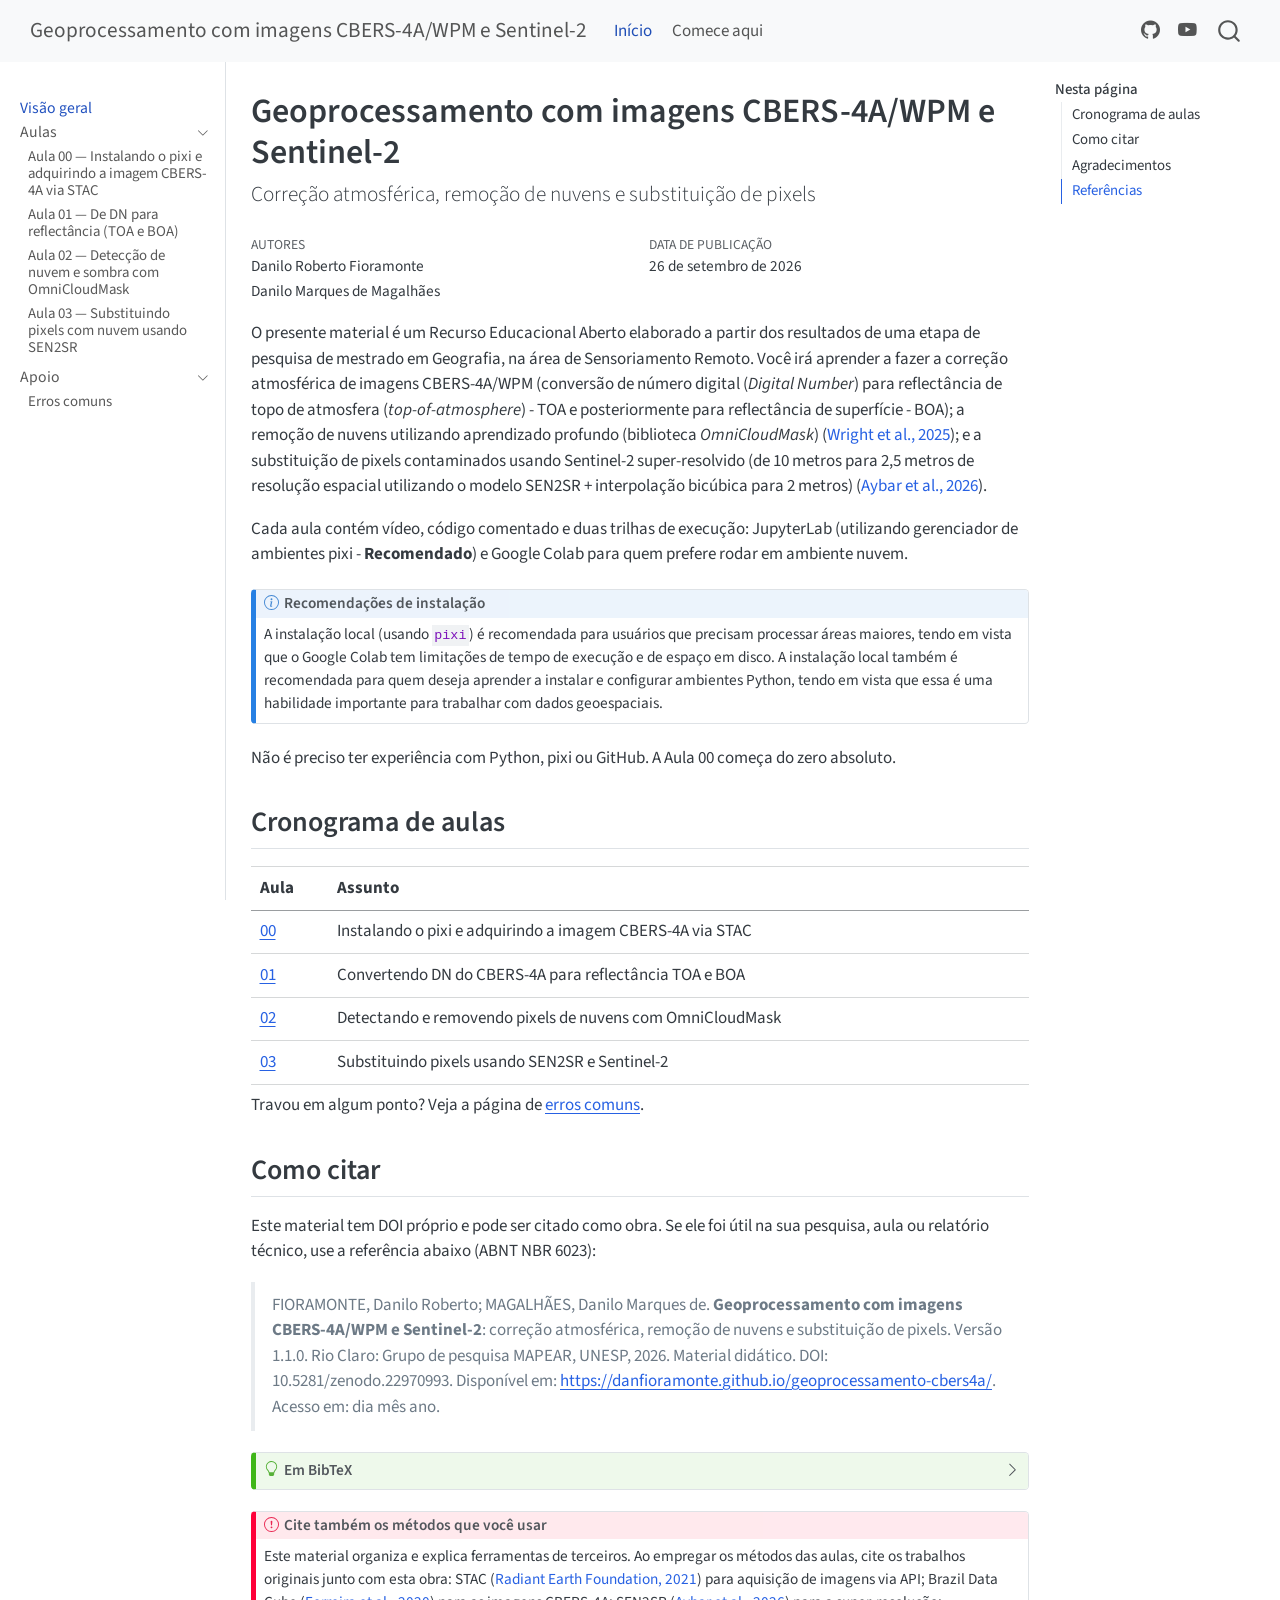
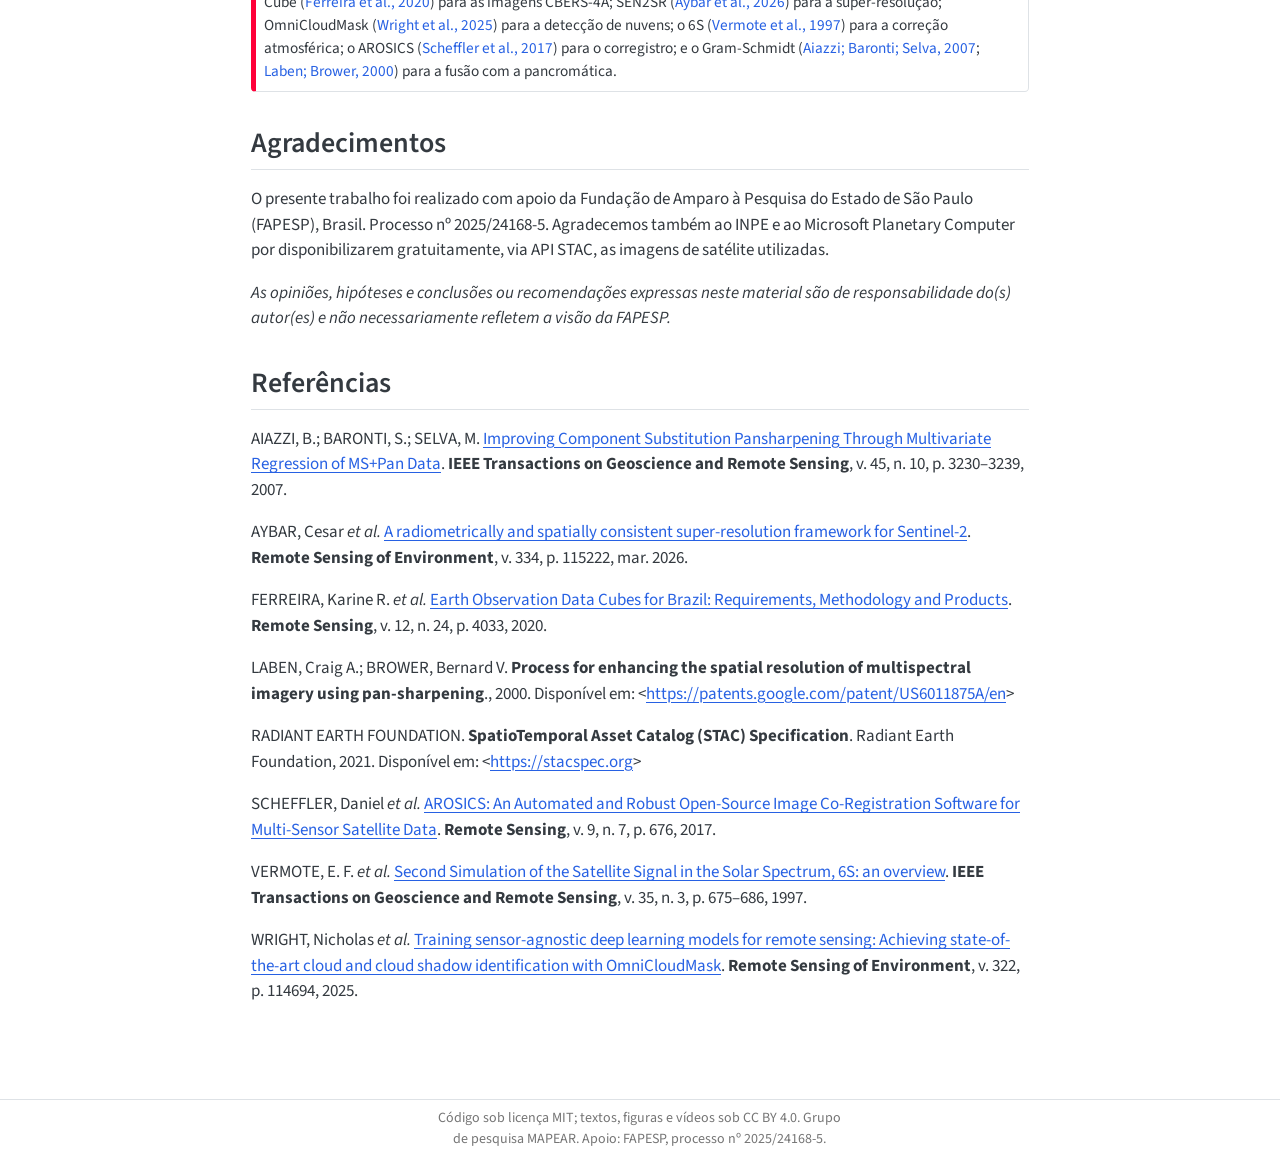
<file: docs/index.html>
<!DOCTYPE html>
<html xmlns="http://www.w3.org/1999/xhtml" lang="pt" xml:lang="pt"><head>

<meta charset="utf-8">
<meta name="generator" content="quarto-1.9.38">

<meta name="viewport" content="width=device-width, initial-scale=1.0, user-scalable=yes">

<meta name="author" content="Danilo Roberto Fioramonte">
<meta name="author" content="Danilo Marques de Magalhães">

<title>Geoprocessamento com imagens CBERS-4A/WPM e Sentinel-2</title>
<style>
/* Default styles provided by pandoc.
** See https://pandoc.org/MANUAL.html#variables-for-html for config info.
*/
code{white-space: pre-wrap;}
span.smallcaps{font-variant: small-caps;}
div.columns{display: flex; gap: min(4vw, 1.5em);}
div.column{flex: auto; overflow-x: auto;}
div.hanging-indent{margin-left: 1.5em; text-indent: -1.5em;}
ul.task-list{list-style: none;}
ul.task-list li input[type="checkbox"] {
  width: 0.8em;
  margin: 0 0.8em 0.2em -1em; /* quarto-specific, see https://github.com/quarto-dev/quarto-cli/issues/4556 */ 
  vertical-align: middle;
}
/* CSS for syntax highlighting */
html { -webkit-text-size-adjust: 100%; }
pre > code.sourceCode { white-space: pre; position: relative; }
pre > code.sourceCode > span { display: inline-block; line-height: 1.25; }
pre > code.sourceCode > span:empty { height: 1.2em; }
.sourceCode { overflow: visible; }
code.sourceCode > span { color: inherit; text-decoration: inherit; }
div.sourceCode { margin: 1em 0; }
pre.sourceCode { margin: 0; }
@media screen {
div.sourceCode { overflow: auto; }
}
@media print {
pre > code.sourceCode { white-space: pre-wrap; }
pre > code.sourceCode > span { text-indent: -5em; padding-left: 5em; }
}
pre.numberSource code
  { counter-reset: source-line 0; }
pre.numberSource code > span
  { position: relative; left: -4em; counter-increment: source-line; }
pre.numberSource code > span > a:first-child::before
  { content: counter(source-line);
    position: relative; left: -1em; text-align: right; vertical-align: baseline;
    border: none; display: inline-block;
    -webkit-touch-callout: none; -webkit-user-select: none;
    -khtml-user-select: none; -moz-user-select: none;
    -ms-user-select: none; user-select: none;
    padding: 0 4px; width: 4em;
  }
pre.numberSource { margin-left: 3em;  padding-left: 4px; }
div.sourceCode
  {   }
@media screen {
pre > code.sourceCode > span > a:first-child::before { text-decoration: underline; }
}
/* CSS for citations */
div.csl-bib-body { }
div.csl-entry {
  clear: both;
  margin-bottom: 1em;
}
.hanging-indent div.csl-entry {
  margin-left:2em;
  text-indent:-2em;
}
div.csl-left-margin {
  min-width:2em;
  float:left;
}
div.csl-right-inline {
  margin-left:2em;
  padding-left:1em;
}
div.csl-indent {
  margin-left: 2em;
}</style>


<script src="site_libs/quarto-nav/quarto-nav.js"></script>
<script src="site_libs/quarto-nav/headroom.min.js"></script>
<script src="site_libs/clipboard/clipboard.min.js"></script>
<script src="site_libs/quarto-search/autocomplete.umd.js"></script>
<script src="site_libs/quarto-search/fuse.min.js"></script>
<script src="site_libs/quarto-search/quarto-search.js"></script>
<meta name="quarto:offset" content="./">
<script src="site_libs/quarto-html/quarto.js" type="module"></script>
<script src="site_libs/quarto-html/tabsets/tabsets.js" type="module"></script>
<script src="site_libs/quarto-html/popper.min.js"></script>
<script src="site_libs/quarto-html/tippy.umd.min.js"></script>
<script src="site_libs/quarto-html/anchor.min.js"></script>
<link href="site_libs/quarto-html/tippy.css" rel="stylesheet">
<link href="site_libs/quarto-html/quarto-syntax-highlighting-de63f62b328812d8e578a4d74e282472.css" rel="stylesheet" id="quarto-text-highlighting-styles">
<script src="site_libs/bootstrap/bootstrap.min.js"></script>
<link href="site_libs/bootstrap/bootstrap-icons.css" rel="stylesheet">
<link href="site_libs/bootstrap/bootstrap-fb5670f5af5b608e6ffea10bfbc97ea6.min.css" rel="stylesheet" append-hash="true" id="quarto-bootstrap" data-mode="light">
<script id="quarto-search-options" type="application/json">{
  "location": "navbar",
  "copy-button": false,
  "collapse-after": 3,
  "panel-placement": "end",
  "type": "overlay",
  "limit": 50,
  "keyboard-shortcut": [
    "f",
    "/",
    "s"
  ],
  "show-item-context": false,
  "language": {
    "search-no-results-text": "Nenhum resultado",
    "search-matching-documents-text": "documentos correspondentes",
    "search-copy-link-title": "Copiar link para a busca",
    "search-hide-matches-text": "Esconder correspondências adicionais",
    "search-more-match-text": "mais correspondência neste documento",
    "search-more-matches-text": "mais correspondências neste documento",
    "search-clear-button-title": "Limpar",
    "search-text-placeholder": "",
    "search-detached-cancel-button-title": "Cancelar",
    "search-submit-button-title": "Enviar",
    "search-label": "Procurar"
  }
}</script>


</head>

<body class="nav-sidebar docked nav-fixed quarto-light">

<div id="quarto-search-results"></div>
  <header id="quarto-header" class="headroom fixed-top">
    <nav class="navbar navbar-expand-lg " data-bs-theme="dark">
      <div class="navbar-container container-fluid">
      <div class="navbar-brand-container mx-auto">
    <a class="navbar-brand" href="./index.html">
    <span class="navbar-title">Geoprocessamento com imagens CBERS-4A/WPM e Sentinel-2</span>
    </a>
  </div>
            <div id="quarto-search" class="" title="Procurar"></div>
          <button class="navbar-toggler" type="button" data-bs-toggle="collapse" data-bs-target="#navbarCollapse" aria-controls="navbarCollapse" role="menu" aria-expanded="false" aria-label="Alternar de navegação" onclick="if (window.quartoToggleHeadroom) { window.quartoToggleHeadroom(); }">
  <span class="navbar-toggler-icon"></span>
</button>
          <div class="collapse navbar-collapse" id="navbarCollapse">
            <ul class="navbar-nav navbar-nav-scroll me-auto">
  <li class="nav-item">
    <a class="nav-link active" href="./index.html" aria-current="page"> 
<span class="menu-text">Início</span></a>
  </li>  
  <li class="nav-item">
    <a class="nav-link" href="./aulas/00-ambiente.html"> 
<span class="menu-text">Comece aqui</span></a>
  </li>  
</ul>
            <ul class="navbar-nav navbar-nav-scroll ms-auto">
  <li class="nav-item compact">
    <a class="nav-link" href="https://github.com/danfioramonte/geoprocessamento-cbers4a" target="_blank"> <i class="bi bi-github" role="img">
</i> 
<span class="menu-text"></span></a>
  </li>  
  <li class="nav-item compact">
    <a class="nav-link" href="https://www.youtube.com/@MapearUnesp" target="_blank"> <i class="bi bi-youtube" role="img">
</i> 
<span class="menu-text"></span></a>
  </li>  
</ul>
          </div> <!-- /navcollapse -->
            <div class="quarto-navbar-tools">
</div>
      </div> <!-- /container-fluid -->
    </nav>
  <nav class="quarto-secondary-nav">
    <div class="container-fluid d-flex">
      <button type="button" class="quarto-btn-toggle btn" data-bs-toggle="collapse" role="button" data-bs-target=".quarto-sidebar-collapse-item" aria-controls="quarto-sidebar" aria-expanded="false" aria-label="Alternar barra lateral" onclick="if (window.quartoToggleHeadroom) { window.quartoToggleHeadroom(); }">
        <i class="bi bi-layout-text-sidebar-reverse"></i>
      </button>
        <nav class="quarto-page-breadcrumbs" aria-label="breadcrumb"><ol class="breadcrumb"><li class="breadcrumb-item"><a href="./index.html">Visão geral</a></li></ol></nav>
        <a class="flex-grow-1" role="navigation" data-bs-toggle="collapse" data-bs-target=".quarto-sidebar-collapse-item" aria-controls="quarto-sidebar" aria-expanded="false" aria-label="Alternar barra lateral" onclick="if (window.quartoToggleHeadroom) { window.quartoToggleHeadroom(); }">      
        </a>
    </div>
  </nav>
</header>
<!-- content -->
<div id="quarto-content" class="quarto-container page-columns page-rows-contents page-layout-article page-navbar">
<!-- sidebar -->
  <nav id="quarto-sidebar" class="sidebar collapse collapse-horizontal quarto-sidebar-collapse-item sidebar-navigation docked overflow-auto">
    <div class="sidebar-menu-container"> 
    <ul class="list-unstyled mt-1">
        <li class="sidebar-item">
  <div class="sidebar-item-container"> 
  <a href="./index.html" class="sidebar-item-text sidebar-link active">
 <span class="menu-text">Visão geral</span></a>
  </div>
</li>
        <li class="sidebar-item sidebar-item-section">
      <div class="sidebar-item-container"> 
            <a class="sidebar-item-text sidebar-link text-start" data-bs-toggle="collapse" data-bs-target="#quarto-sidebar-section-1" role="navigation" aria-expanded="true">
 <span class="menu-text">Aulas</span></a>
          <a class="sidebar-item-toggle text-start" data-bs-toggle="collapse" data-bs-target="#quarto-sidebar-section-1" role="navigation" aria-expanded="true" aria-label="Alternar seção">
            <i class="bi bi-chevron-right ms-2"></i>
          </a> 
      </div>
      <ul id="quarto-sidebar-section-1" class="collapse list-unstyled sidebar-section depth1 show">  
          <li class="sidebar-item">
  <div class="sidebar-item-container"> 
  <a href="./aulas/00-ambiente.html" class="sidebar-item-text sidebar-link">
 <span class="menu-text">Aula 00 — Instalando o pixi e adquirindo a imagem CBERS-4A via STAC</span></a>
  </div>
</li>
          <li class="sidebar-item">
  <div class="sidebar-item-container"> 
  <a href="./aulas/01-toa-boa.html" class="sidebar-item-text sidebar-link">
 <span class="menu-text">Aula 01 — De DN para reflectância (TOA e BOA)</span></a>
  </div>
</li>
          <li class="sidebar-item">
  <div class="sidebar-item-container"> 
  <a href="./aulas/02-omnicloudmask.html" class="sidebar-item-text sidebar-link">
 <span class="menu-text">Aula 02 — Detecção de nuvem e sombra com OmniCloudMask</span></a>
  </div>
</li>
          <li class="sidebar-item">
  <div class="sidebar-item-container"> 
  <a href="./aulas/03-sen2sr.html" class="sidebar-item-text sidebar-link">
 <span class="menu-text">Aula 03 — Substituindo pixels com nuvem usando SEN2SR</span></a>
  </div>
</li>
      </ul>
  </li>
        <li class="sidebar-item sidebar-item-section">
      <div class="sidebar-item-container"> 
            <a class="sidebar-item-text sidebar-link text-start" data-bs-toggle="collapse" data-bs-target="#quarto-sidebar-section-2" role="navigation" aria-expanded="true">
 <span class="menu-text">Apoio</span></a>
          <a class="sidebar-item-toggle text-start" data-bs-toggle="collapse" data-bs-target="#quarto-sidebar-section-2" role="navigation" aria-expanded="true" aria-label="Alternar seção">
            <i class="bi bi-chevron-right ms-2"></i>
          </a> 
      </div>
      <ul id="quarto-sidebar-section-2" class="collapse list-unstyled sidebar-section depth1 show">  
          <li class="sidebar-item">
  <div class="sidebar-item-container"> 
  <a href="./aulas/99-erros-comuns.html" class="sidebar-item-text sidebar-link">
 <span class="menu-text">Erros comuns</span></a>
  </div>
</li>
      </ul>
  </li>
    </ul>
    </div>
</nav>
<div id="quarto-sidebar-glass" class="quarto-sidebar-collapse-item" data-bs-toggle="collapse" data-bs-target=".quarto-sidebar-collapse-item"></div>
<!-- margin-sidebar -->
    <div id="quarto-margin-sidebar" class="sidebar margin-sidebar">
        <nav id="TOC" role="doc-toc" class="toc-active">
    <h2 id="toc-title">Nesta página</h2>
   
  <ul>
  <li><a href="#cronograma-de-aulas" id="toc-cronograma-de-aulas" class="nav-link active" data-scroll-target="#cronograma-de-aulas">Cronograma de aulas</a></li>
  <li><a href="#como-citar" id="toc-como-citar" class="nav-link" data-scroll-target="#como-citar">Como citar</a></li>
  <li><a href="#agradecimentos" id="toc-agradecimentos" class="nav-link" data-scroll-target="#agradecimentos">Agradecimentos</a></li>
  <li><a href="#referências" id="toc-referências" class="nav-link" data-scroll-target="#referências">Referências</a></li>
  </ul>
</nav>
    </div>
<!-- main -->
<main class="content" id="quarto-document-content">

<header id="title-block-header" class="quarto-title-block default">
<div class="quarto-title">
<h1 class="title">Geoprocessamento com imagens CBERS-4A/WPM e Sentinel-2</h1>
<p class="subtitle lead">Correção atmosférica, remoção de nuvens e substituição de pixels</p>
</div>



<div class="quarto-title-meta">

    <div>
    <div class="quarto-title-meta-heading">Autores</div>
    <div class="quarto-title-meta-contents">
             <p>Danilo Roberto Fioramonte </p>
             <p>Danilo Marques de Magalhães </p>
          </div>
  </div>
    
    <div>
    <div class="quarto-title-meta-heading">Data de Publicação</div>
    <div class="quarto-title-meta-contents">
      <p class="date">26 de setembro de 2026</p>
    </div>
  </div>
  
    
  </div>
  


</header>


<p>O presente material é um Recurso Educacional Aberto elaborado a partir dos resultados de uma etapa de pesquisa de mestrado em Geografia, na área de Sensoriamento Remoto. Você irá aprender a fazer a correção atmosférica de imagens CBERS-4A/WPM (conversão de número digital (<em>Digital Number</em>) para reflectância de topo de atmosfera (<em>top-of-atmosphere</em>) - TOA e posteriormente para reflectância de superfície - BOA); a remoção de nuvens utilizando aprendizado profundo (biblioteca <em>OmniCloudMask</em>) <span class="citation" data-cites="wright_training_2025">(<a href="#ref-wright_training_2025" role="doc-biblioref">Wright et al., 2025</a>)</span>; e a substituição de pixels contaminados usando Sentinel-2 super-resolvido (de 10 metros para 2,5 metros de resolução espacial utilizando o modelo SEN2SR + interpolação bicúbica para 2 metros) <span class="citation" data-cites="aybar_radiometrically_2026">(<a href="#ref-aybar_radiometrically_2026" role="doc-biblioref">Aybar et al., 2026</a>)</span>.</p>
<p>Cada aula contém vídeo, código comentado e duas trilhas de execução: JupyterLab (utilizando gerenciador de ambientes pixi - <strong>Recomendado</strong>) e Google Colab para quem prefere rodar em ambiente nuvem.</p>
<div class="callout callout-style-default callout-note callout-titled">
<div class="callout-header d-flex align-content-center">
<div class="callout-icon-container">
<i class="callout-icon"></i>
</div>
<div class="callout-title-container flex-fill">
<span class="screen-reader-only">Nota</span>Recomendações de instalação
</div>
</div>
<div class="callout-body-container callout-body">
<p>A instalação local (usando <code>pixi</code>) é recomendada para usuários que precisam processar áreas maiores, tendo em vista que o Google Colab tem limitações de tempo de execução e de espaço em disco. A instalação local também é recomendada para quem deseja aprender a instalar e configurar ambientes Python, tendo em vista que essa é uma habilidade importante para trabalhar com dados geoespaciais.</p>
</div>
</div>
<p>Não é preciso ter experiência com Python, pixi ou GitHub. A Aula 00 começa do zero absoluto.</p>
<section id="cronograma-de-aulas" class="level2">
<h2 class="anchored" data-anchor-id="cronograma-de-aulas">Cronograma de aulas</h2>
<table class="caption-top table">
<thead>
<tr class="header">
<th>Aula</th>
<th>Assunto</th>
</tr>
</thead>
<tbody>
<tr class="odd">
<td><a href="./aulas/00-ambiente.html">00</a></td>
<td>Instalando o pixi e adquirindo a imagem CBERS-4A via STAC</td>
</tr>
<tr class="even">
<td><a href="./aulas/01-toa-boa.html">01</a></td>
<td>Convertendo DN do CBERS-4A para reflectância TOA e BOA</td>
</tr>
<tr class="odd">
<td><a href="./aulas/02-omnicloudmask.html">02</a></td>
<td>Detectando e removendo pixels de nuvens com OmniCloudMask</td>
</tr>
<tr class="even">
<td><a href="./aulas/03-sen2sr.html">03</a></td>
<td>Substituindo pixels usando SEN2SR e Sentinel-2</td>
</tr>
</tbody>
</table>
<p>Travou em algum ponto? Veja a página de <a href="./aulas/99-erros-comuns.html">erros comuns</a>.</p>
</section>
<section id="como-citar" class="level2">
<h2 class="anchored" data-anchor-id="como-citar">Como citar</h2>
<p>Este material tem DOI próprio e pode ser citado como obra. Se ele foi útil na sua pesquisa, aula ou relatório técnico, use a referência abaixo (ABNT NBR 6023):</p>
<blockquote class="blockquote">
<p>FIORAMONTE, Danilo Roberto; MAGALHÃES, Danilo Marques de. <strong>Geoprocessamento com imagens CBERS-4A/WPM e Sentinel-2</strong>: correção atmosférica, remoção de nuvens e substituição de pixels. Versão 1.1.0. Rio Claro: Grupo de pesquisa MAPEAR, UNESP, 2026. Material didático. DOI: 10.5281/zenodo.22970993. Disponível em: <a href="https://danfioramonte.github.io/geoprocessamento-cbers4a/" class="uri">https://danfioramonte.github.io/geoprocessamento-cbers4a/</a>. Acesso em: dia mês ano.</p>
</blockquote>
<div class="callout callout-style-default callout-tip callout-titled">
<div class="callout-header d-flex align-content-center collapsed" data-bs-toggle="collapse" data-bs-target=".callout-2-contents" aria-controls="callout-2" aria-expanded="false" aria-label="Toggle callout">
<div class="callout-icon-container">
<i class="callout-icon"></i>
</div>
<div class="callout-title-container flex-fill">
<span class="screen-reader-only">Dica</span>Em BibTeX
</div>
<div class="callout-btn-toggle d-inline-block border-0 py-1 ps-1 pe-0 float-end"><i class="callout-toggle"></i></div>
</div>
<div id="callout-2" class="callout-2-contents callout-collapse collapse">
<div class="callout-body-container callout-body">
<div class="code-copy-outer-scaffold"><div class="sourceCode" id="cb1"><pre class="sourceCode numberSource bibtex number-lines code-with-copy"><code class="sourceCode bibtex"><span id="cb1-1"><a href="#cb1-1"></a><span class="va">@misc</span>{<span class="ot">fioramonte_magalhaes_geoprocessamento_2026</span>,</span>
<span id="cb1-2"><a href="#cb1-2"></a>  <span class="dt">author</span>    = {Fioramonte, Danilo Roberto and Magalhães, Danilo Marques de},</span>
<span id="cb1-3"><a href="#cb1-3"></a>  <span class="dt">title</span>     = {Geoprocessamento com imagens {CBERS-4A/WPM} e {Sentinel-2}:</span>
<span id="cb1-4"><a href="#cb1-4"></a>               correção atmosférica, remoção de nuvens e substituição de pixels},</span>
<span id="cb1-5"><a href="#cb1-5"></a>  <span class="dt">year</span>      = {2026},</span>
<span id="cb1-6"><a href="#cb1-6"></a>  <span class="dt">version</span>   = {1.1.0},</span>
<span id="cb1-7"><a href="#cb1-7"></a>  <span class="dt">publisher</span> = {Zenodo},</span>
<span id="cb1-8"><a href="#cb1-8"></a>  <span class="dt">doi</span>       = {10.5281/zenodo.22970993},</span>
<span id="cb1-9"><a href="#cb1-9"></a>  <span class="dt">url</span>       = {https://danfioramonte.github.io/geoprocessamento-cbers4a/},</span>
<span id="cb1-10"><a href="#cb1-10"></a>  <span class="dt">note</span>      = {Material didático}</span>
<span id="cb1-11"><a href="#cb1-11"></a>}</span></code></pre></div><button title="Copiar para a área de transferência" class="code-copy-button"><i class="bi"></i></button></div>
</div>
</div>
</div>
<div class="callout callout-style-default callout-important callout-titled">
<div class="callout-header d-flex align-content-center">
<div class="callout-icon-container">
<i class="callout-icon"></i>
</div>
<div class="callout-title-container flex-fill">
<span class="screen-reader-only">Importante</span>Cite também os métodos que você usar
</div>
</div>
<div class="callout-body-container callout-body">
<p>Este material organiza e explica ferramentas de terceiros. Ao empregar os métodos das aulas, cite os trabalhos originais junto com esta obra: STAC <span class="citation" data-cites="stac2021specification">(<a href="#ref-stac2021specification" role="doc-biblioref">Radiant Earth Foundation, 2021</a>)</span> para aquisição de imagens via API; Brazil Data Cube <span class="citation" data-cites="ferreira_earth_2020">(<a href="#ref-ferreira_earth_2020" role="doc-biblioref">Ferreira et al., 2020</a>)</span> para as imagens CBERS-4A; SEN2SR <span class="citation" data-cites="aybar_radiometrically_2026">(<a href="#ref-aybar_radiometrically_2026" role="doc-biblioref">Aybar et al., 2026</a>)</span> para a super-resolução; OmniCloudMask <span class="citation" data-cites="wright_training_2025">(<a href="#ref-wright_training_2025" role="doc-biblioref">Wright et al., 2025</a>)</span> para a detecção de nuvens; o 6S <span class="citation" data-cites="vermote_second_1997">(<a href="#ref-vermote_second_1997" role="doc-biblioref">Vermote et al., 1997</a>)</span> para a correção atmosférica; o AROSICS <span class="citation" data-cites="scheffler_arosics_2017">(<a href="#ref-scheffler_arosics_2017" role="doc-biblioref">Scheffler et al., 2017</a>)</span> para o corregistro; e o Gram-Schmidt <span class="citation" data-cites="laben_process_2000 aiazzi_improving_2007">(<a href="#ref-aiazzi_improving_2007" role="doc-biblioref">Aiazzi; Baronti; Selva, 2007</a>; <a href="#ref-laben_process_2000" role="doc-biblioref">Laben; Brower, 2000</a>)</span> para a fusão com a pancromática.</p>
</div>
</div>
</section>
<section id="agradecimentos" class="level2">
<h2 class="anchored" data-anchor-id="agradecimentos">Agradecimentos</h2>
<p>O presente trabalho foi realizado com apoio da Fundação de Amparo à Pesquisa do Estado de São Paulo (FAPESP), Brasil. Processo nº 2025/24168-5. Agradecemos também ao INPE e ao Microsoft Planetary Computer por disponibilizarem gratuitamente, via API STAC, as imagens de satélite utilizadas.</p>
<p><em>As opiniões, hipóteses e conclusões ou recomendações expressas neste material são de responsabilidade do(s) autor(es) e não necessariamente refletem a visão da FAPESP.</em></p>
</section>
<section id="referências" class="level2">
<h2 class="anchored" data-anchor-id="referências">Referências</h2>
<div id="refs" class="references csl-bib-body" data-entry-spacing="1" role="list">
<div id="ref-aiazzi_improving_2007" class="csl-entry" role="listitem">
AIAZZI, B.; BARONTI, S.; SELVA, M. <a href="https://doi.org/10.1109/TGRS.2007.901007">Improving <span>Component</span> <span>Substitution</span> <span>Pansharpening</span> <span>Through</span> <span>Multivariate</span> <span>Regression</span> of <span>MS</span>+<span>Pan</span> <span>Data</span></a>. <strong>IEEE Transactions on Geoscience and Remote Sensing</strong>, v. 45, n. 10, p. 3230–3239, 2007.
</div>
<div id="ref-aybar_radiometrically_2026" class="csl-entry" role="listitem">
AYBAR, Cesar <em>et al.</em> <a href="https://doi.org/10.1016/j.rse.2025.115222">A radiometrically and spatially consistent super-resolution framework for <span>Sentinel</span>-2</a>. <strong>Remote Sensing of Environment</strong>, v. 334, p. 115222, mar. 2026.
</div>
<div id="ref-ferreira_earth_2020" class="csl-entry" role="listitem">
FERREIRA, Karine R. <em>et al.</em> <a href="https://doi.org/10.3390/rs12244033">Earth <span>Observation</span> <span>Data</span> <span>Cubes</span> for <span>Brazil</span>: <span>Requirements</span>, <span>Methodology</span> and <span>Products</span></a>. <strong>Remote Sensing</strong>, v. 12, n. 24, p. 4033, 2020.
</div>
<div id="ref-laben_process_2000" class="csl-entry" role="listitem">
LABEN, Craig A.; BROWER, Bernard V. <strong>Process for enhancing the spatial resolution of multispectral imagery using pan-sharpening</strong>., 2000. Disponível em: &lt;<a href="https://patents.google.com/patent/US6011875A/en">https://patents.google.com/patent/US6011875A/en</a>&gt;
</div>
<div id="ref-stac2021specification" class="csl-entry" role="listitem">
RADIANT EARTH FOUNDATION. <strong>SpatioTemporal Asset Catalog (STAC) Specification</strong>. Radiant Earth Foundation, 2021. Disponível em: &lt;<a href="https://stacspec.org">https://stacspec.org</a>&gt;
</div>
<div id="ref-scheffler_arosics_2017" class="csl-entry" role="listitem">
SCHEFFLER, Daniel <em>et al.</em> <a href="https://doi.org/10.3390/rs9070676"><span>AROSICS</span>: <span>An</span> <span>Automated</span> and <span>Robust</span> <span>Open</span>-<span>Source</span> <span>Image</span> <span>Co</span>-<span>Registration</span> <span>Software</span> for <span>Multi</span>-<span>Sensor</span> <span>Satellite</span> <span>Data</span></a>. <strong>Remote Sensing</strong>, v. 9, n. 7, p. 676, 2017.
</div>
<div id="ref-vermote_second_1997" class="csl-entry" role="listitem">
VERMOTE, E. F. <em>et al.</em> <a href="https://doi.org/10.1109/36.581987">Second <span>Simulation</span> of the <span>Satellite</span> <span>Signal</span> in the <span>Solar</span> <span>Spectrum</span>, <span>6S</span>: an overview</a>. <strong>IEEE Transactions on Geoscience and Remote Sensing</strong>, v. 35, n. 3, p. 675–686, 1997.
</div>
<div id="ref-wright_training_2025" class="csl-entry" role="listitem">
WRIGHT, Nicholas <em>et al.</em> <a href="https://doi.org/10.1016/j.rse.2025.114694">Training sensor-agnostic deep learning models for remote sensing: <span>Achieving</span> state-of-the-art cloud and cloud shadow identification with <span>OmniCloudMask</span></a>. <strong>Remote Sensing of Environment</strong>, v. 322, p. 114694, 2025.
</div>
</div>


</section>

</main> <!-- /main -->
<script id="quarto-html-after-body" type="application/javascript">
  window.document.addEventListener("DOMContentLoaded", function (event) {
    const icon = "";
    const anchorJS = new window.AnchorJS();
    anchorJS.options = {
      placement: 'right',
      icon: icon
    };
    anchorJS.add('.anchored');
    const isCodeAnnotation = (el) => {
      for (const clz of el.classList) {
        if (clz.startsWith('code-annotation-')) {                     
          return true;
        }
      }
      return false;
    }
    const onCopySuccess = function(e) {
      // button target
      const button = e.trigger;
      // don't keep focus
      button.blur();
      // flash "checked"
      button.classList.add('code-copy-button-checked');
      var currentTitle = button.getAttribute("title");
      button.setAttribute("title", "Copiada");
      let tooltip;
      if (window.bootstrap) {
        button.setAttribute("data-bs-toggle", "tooltip");
        button.setAttribute("data-bs-placement", "left");
        button.setAttribute("data-bs-title", "Copiada");
        tooltip = new bootstrap.Tooltip(button, 
          { trigger: "manual", 
            customClass: "code-copy-button-tooltip",
            offset: [0, -8]});
        tooltip.show();    
      }
      setTimeout(function() {
        if (tooltip) {
          tooltip.hide();
          button.removeAttribute("data-bs-title");
          button.removeAttribute("data-bs-toggle");
          button.removeAttribute("data-bs-placement");
        }
        button.setAttribute("title", currentTitle);
        button.classList.remove('code-copy-button-checked');
      }, 1000);
      // clear code selection
      e.clearSelection();
    }
    const getTextToCopy = function(trigger) {
      const outerScaffold = trigger.parentElement.cloneNode(true);
      const codeEl = outerScaffold.querySelector('code');
      for (const childEl of codeEl.children) {
        if (isCodeAnnotation(childEl)) {
          childEl.remove();
        }
      }
      return codeEl.innerText;
    }
    const clipboard = new window.ClipboardJS('.code-copy-button:not([data-in-quarto-modal])', {
      text: getTextToCopy
    });
    clipboard.on('success', onCopySuccess);
    if (window.document.getElementById('quarto-embedded-source-code-modal')) {
      const clipboardModal = new window.ClipboardJS('.code-copy-button[data-in-quarto-modal]', {
        text: getTextToCopy,
        container: window.document.getElementById('quarto-embedded-source-code-modal')
      });
      clipboardModal.on('success', onCopySuccess);
    }
      var localhostRegex = new RegExp(/^(?:http|https):\/\/localhost\:?[0-9]*\//);
      var mailtoRegex = new RegExp(/^mailto:/);
        var filterRegex = new RegExp("https:\/\/danfioramonte\.github\.io\/geoprocessamento-cbers4a\/");
      var isInternal = (href) => {
          return filterRegex.test(href) || localhostRegex.test(href) || mailtoRegex.test(href);
      }
      // Inspect non-navigation links and adorn them if external
     var links = window.document.querySelectorAll('a[href]:not(.nav-link):not(.navbar-brand):not(.toc-action):not(.sidebar-link):not(.sidebar-item-toggle):not(.pagination-link):not(.no-external):not([aria-hidden]):not(.dropdown-item):not(.quarto-navigation-tool):not(.about-link)');
      for (var i=0; i<links.length; i++) {
        const link = links[i];
        if (!isInternal(link.href)) {
          // undo the damage that might have been done by quarto-nav.js in the case of
          // links that we want to consider external
          if (link.dataset.originalHref !== undefined) {
            link.href = link.dataset.originalHref;
          }
        }
      }
    function tippyHover(el, contentFn, onTriggerFn, onUntriggerFn) {
      const config = {
        allowHTML: true,
        maxWidth: 500,
        delay: 100,
        arrow: false,
        appendTo: function(el) {
            return el.parentElement;
        },
        interactive: true,
        interactiveBorder: 10,
        theme: 'quarto',
        placement: 'bottom-start',
      };
      if (contentFn) {
        config.content = contentFn;
      }
      if (onTriggerFn) {
        config.onTrigger = onTriggerFn;
      }
      if (onUntriggerFn) {
        config.onUntrigger = onUntriggerFn;
      }
      window.tippy(el, config); 
    }
    const noterefs = window.document.querySelectorAll('a[role="doc-noteref"]');
    for (var i=0; i<noterefs.length; i++) {
      const ref = noterefs[i];
      tippyHover(ref, function() {
        // use id or data attribute instead here
        let href = ref.getAttribute('data-footnote-href') || ref.getAttribute('href');
        try { href = new URL(href).hash; } catch {}
        const id = href.replace(/^#\/?/, "");
        const note = window.document.getElementById(id);
        if (note) {
          return note.innerHTML;
        } else {
          return "";
        }
      });
    }
    const xrefs = window.document.querySelectorAll('a.quarto-xref');
    const processXRef = (id, note) => {
      // Strip column container classes
      const stripColumnClz = (el) => {
        el.classList.remove("page-full", "page-columns");
        if (el.children) {
          for (const child of el.children) {
            stripColumnClz(child);
          }
        }
      }
      stripColumnClz(note)
      if (id === null || id.startsWith('sec-')) {
        // Special case sections, only their first couple elements
        const container = document.createElement("div");
        if (note.children && note.children.length > 2) {
          container.appendChild(note.children[0].cloneNode(true));
          for (let i = 1; i < note.children.length; i++) {
            const child = note.children[i];
            if (child.tagName === "P" && child.innerText === "") {
              continue;
            } else {
              container.appendChild(child.cloneNode(true));
              break;
            }
          }
          if (window.Quarto?.typesetMath) {
            window.Quarto.typesetMath(container);
          }
          return container.innerHTML
        } else {
          if (window.Quarto?.typesetMath) {
            window.Quarto.typesetMath(note);
          }
          return note.innerHTML;
        }
      } else {
        // Remove any anchor links if they are present
        const anchorLink = note.querySelector('a.anchorjs-link');
        if (anchorLink) {
          anchorLink.remove();
        }
        if (window.Quarto?.typesetMath) {
          window.Quarto.typesetMath(note);
        }
        if (note.classList.contains("callout")) {
          return note.outerHTML;
        } else {
          return note.innerHTML;
        }
      }
    }
    for (var i=0; i<xrefs.length; i++) {
      const xref = xrefs[i];
      tippyHover(xref, undefined, function(instance) {
        instance.disable();
        let url = xref.getAttribute('href');
        let hash = undefined; 
        if (url.startsWith('#')) {
          hash = url;
        } else {
          try { hash = new URL(url).hash; } catch {}
        }
        if (hash) {
          const id = hash.replace(/^#\/?/, "");
          const note = window.document.getElementById(id);
          if (note !== null) {
            try {
              const html = processXRef(id, note.cloneNode(true));
              instance.setContent(html);
            } finally {
              instance.enable();
              instance.show();
            }
          } else {
            // See if we can fetch this
            fetch(url.split('#')[0])
            .then(res => res.text())
            .then(html => {
              const parser = new DOMParser();
              const htmlDoc = parser.parseFromString(html, "text/html");
              const note = htmlDoc.getElementById(id);
              if (note !== null) {
                const html = processXRef(id, note);
                instance.setContent(html);
              } 
            }).finally(() => {
              instance.enable();
              instance.show();
            });
          }
        } else {
          // See if we can fetch a full url (with no hash to target)
          // This is a special case and we should probably do some content thinning / targeting
          fetch(url)
          .then(res => res.text())
          .then(html => {
            const parser = new DOMParser();
            const htmlDoc = parser.parseFromString(html, "text/html");
            const note = htmlDoc.querySelector('main.content');
            if (note !== null) {
              // This should only happen for chapter cross references
              // (since there is no id in the URL)
              // remove the first header
              if (note.children.length > 0 && note.children[0].tagName === "HEADER") {
                note.children[0].remove();
              }
              const html = processXRef(null, note);
              instance.setContent(html);
            } 
          }).finally(() => {
            instance.enable();
            instance.show();
          });
        }
      }, function(instance) {
      });
    }
        let selectedAnnoteEl;
        const selectorForAnnotation = ( cell, annotation) => {
          let cellAttr = 'data-code-cell="' + cell + '"';
          let lineAttr = 'data-code-annotation="' +  annotation + '"';
          const selector = 'span[' + cellAttr + '][' + lineAttr + ']';
          return selector;
        }
        const selectCodeLines = (annoteEl) => {
          const doc = window.document;
          const targetCell = annoteEl.getAttribute("data-target-cell");
          const targetAnnotation = annoteEl.getAttribute("data-target-annotation");
          const annoteSpan = window.document.querySelector(selectorForAnnotation(targetCell, targetAnnotation));
          const lines = annoteSpan.getAttribute("data-code-lines").split(",");
          const lineIds = lines.map((line) => {
            return targetCell + "-" + line;
          })
          let top = null;
          let height = null;
          let parent = null;
          if (lineIds.length > 0) {
              //compute the position of the single el (top and bottom and make a div)
              const el = window.document.getElementById(lineIds[0]);
              top = el.offsetTop;
              height = el.offsetHeight;
              parent = el.parentElement.parentElement;
            if (lineIds.length > 1) {
              const lastEl = window.document.getElementById(lineIds[lineIds.length - 1]);
              const bottom = lastEl.offsetTop + lastEl.offsetHeight;
              height = bottom - top;
            }
            if (top !== null && height !== null && parent !== null) {
              // cook up a div (if necessary) and position it 
              let div = window.document.getElementById("code-annotation-line-highlight");
              if (div === null) {
                div = window.document.createElement("div");
                div.setAttribute("id", "code-annotation-line-highlight");
                div.style.position = 'absolute';
                parent.appendChild(div);
              }
              div.style.top = top - 2 + "px";
              div.style.height = height + 4 + "px";
              div.style.left = 0;
              let gutterDiv = window.document.getElementById("code-annotation-line-highlight-gutter");
              if (gutterDiv === null) {
                gutterDiv = window.document.createElement("div");
                gutterDiv.setAttribute("id", "code-annotation-line-highlight-gutter");
                gutterDiv.style.position = 'absolute';
                const codeCell = window.document.getElementById(targetCell);
                const gutter = codeCell.querySelector('.code-annotation-gutter');
                gutter.appendChild(gutterDiv);
              }
              gutterDiv.style.top = top - 2 + "px";
              gutterDiv.style.height = height + 4 + "px";
            }
            selectedAnnoteEl = annoteEl;
          }
        };
        const unselectCodeLines = () => {
          const elementsIds = ["code-annotation-line-highlight", "code-annotation-line-highlight-gutter"];
          elementsIds.forEach((elId) => {
            const div = window.document.getElementById(elId);
            if (div) {
              div.remove();
            }
          });
          selectedAnnoteEl = undefined;
        };
          // Handle positioning of the toggle
      window.addEventListener(
        "resize",
        throttle(() => {
          elRect = undefined;
          if (selectedAnnoteEl) {
            selectCodeLines(selectedAnnoteEl);
          }
        }, 10)
      );
      function throttle(fn, ms) {
      let throttle = false;
      let timer;
        return (...args) => {
          if(!throttle) { // first call gets through
              fn.apply(this, args);
              throttle = true;
          } else { // all the others get throttled
              if(timer) clearTimeout(timer); // cancel #2
              timer = setTimeout(() => {
                fn.apply(this, args);
                timer = throttle = false;
              }, ms);
          }
        };
      }
        // Attach click handler to the DT
        const annoteDls = window.document.querySelectorAll('dt[data-target-cell]');
        for (const annoteDlNode of annoteDls) {
          annoteDlNode.addEventListener('click', (event) => {
            const clickedEl = event.target;
            if (clickedEl !== selectedAnnoteEl) {
              unselectCodeLines();
              const activeEl = window.document.querySelector('dt[data-target-cell].code-annotation-active');
              if (activeEl) {
                activeEl.classList.remove('code-annotation-active');
              }
              selectCodeLines(clickedEl);
              clickedEl.classList.add('code-annotation-active');
            } else {
              // Unselect the line
              unselectCodeLines();
              clickedEl.classList.remove('code-annotation-active');
            }
          });
        }
    const findCites = (el) => {
      const parentEl = el.parentElement;
      if (parentEl) {
        const cites = parentEl.dataset.cites;
        if (cites) {
          return {
            el,
            cites: cites.split(' ')
          };
        } else {
          return findCites(el.parentElement)
        }
      } else {
        return undefined;
      }
    };
    var bibliorefs = window.document.querySelectorAll('a[role="doc-biblioref"]');
    for (var i=0; i<bibliorefs.length; i++) {
      const ref = bibliorefs[i];
      const citeInfo = findCites(ref);
      if (citeInfo) {
        tippyHover(citeInfo.el, function() {
          var popup = window.document.createElement('div');
          citeInfo.cites.forEach(function(cite) {
            var citeDiv = window.document.createElement('div');
            citeDiv.classList.add('hanging-indent');
            citeDiv.classList.add('csl-entry');
            var biblioDiv = window.document.getElementById('ref-' + cite);
            if (biblioDiv) {
              citeDiv.innerHTML = biblioDiv.innerHTML;
            }
            popup.appendChild(citeDiv);
          });
          return popup.innerHTML;
        });
      }
    }
  });
  </script>
</div> <!-- /content -->
<footer class="footer">
  <div class="nav-footer">
    <div class="nav-footer-left">
      &nbsp;
    </div>   
    <div class="nav-footer-center">
<p>Código sob licença MIT; textos, figuras e vídeos sob CC BY 4.0. Grupo de pesquisa MAPEAR. Apoio: FAPESP, processo nº 2025/24168-5.</p>
</div>
    <div class="nav-footer-right">
      &nbsp;
    </div>
  </div>
</footer>




</body></html>
</file>
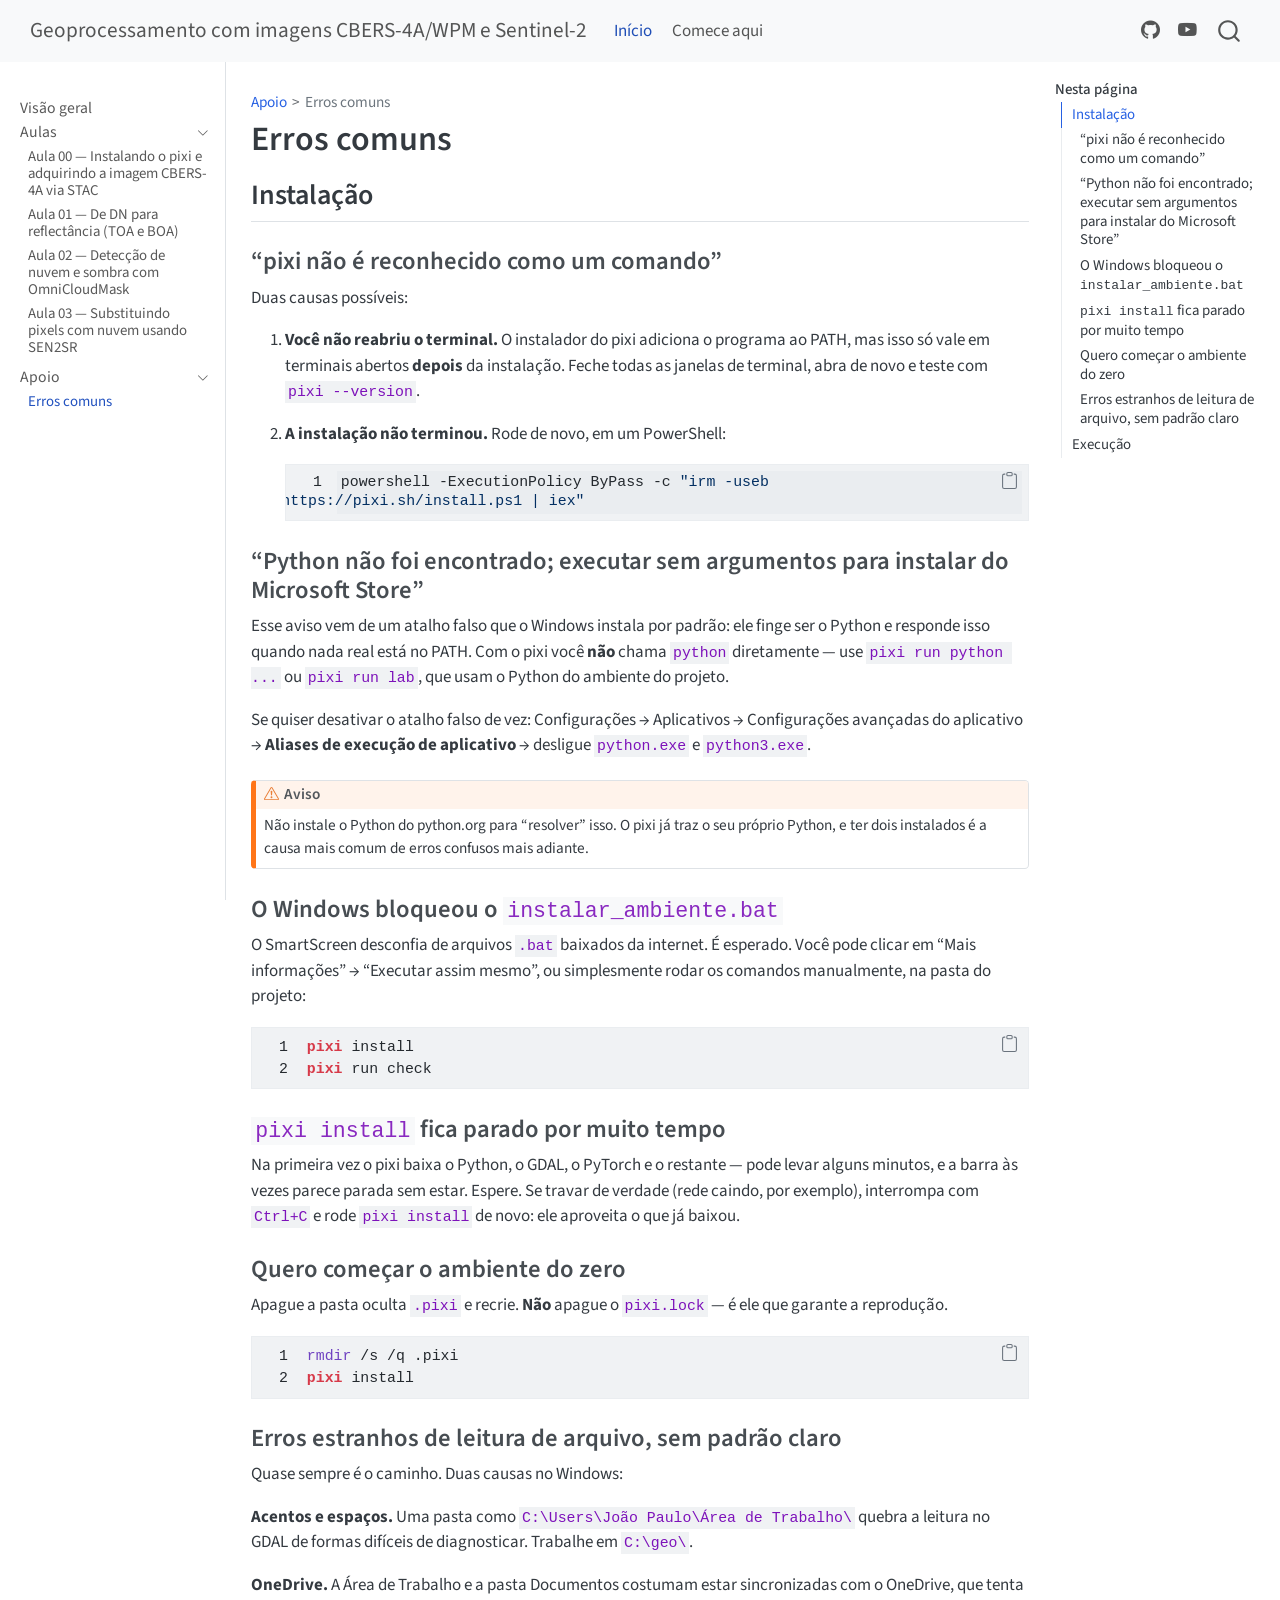
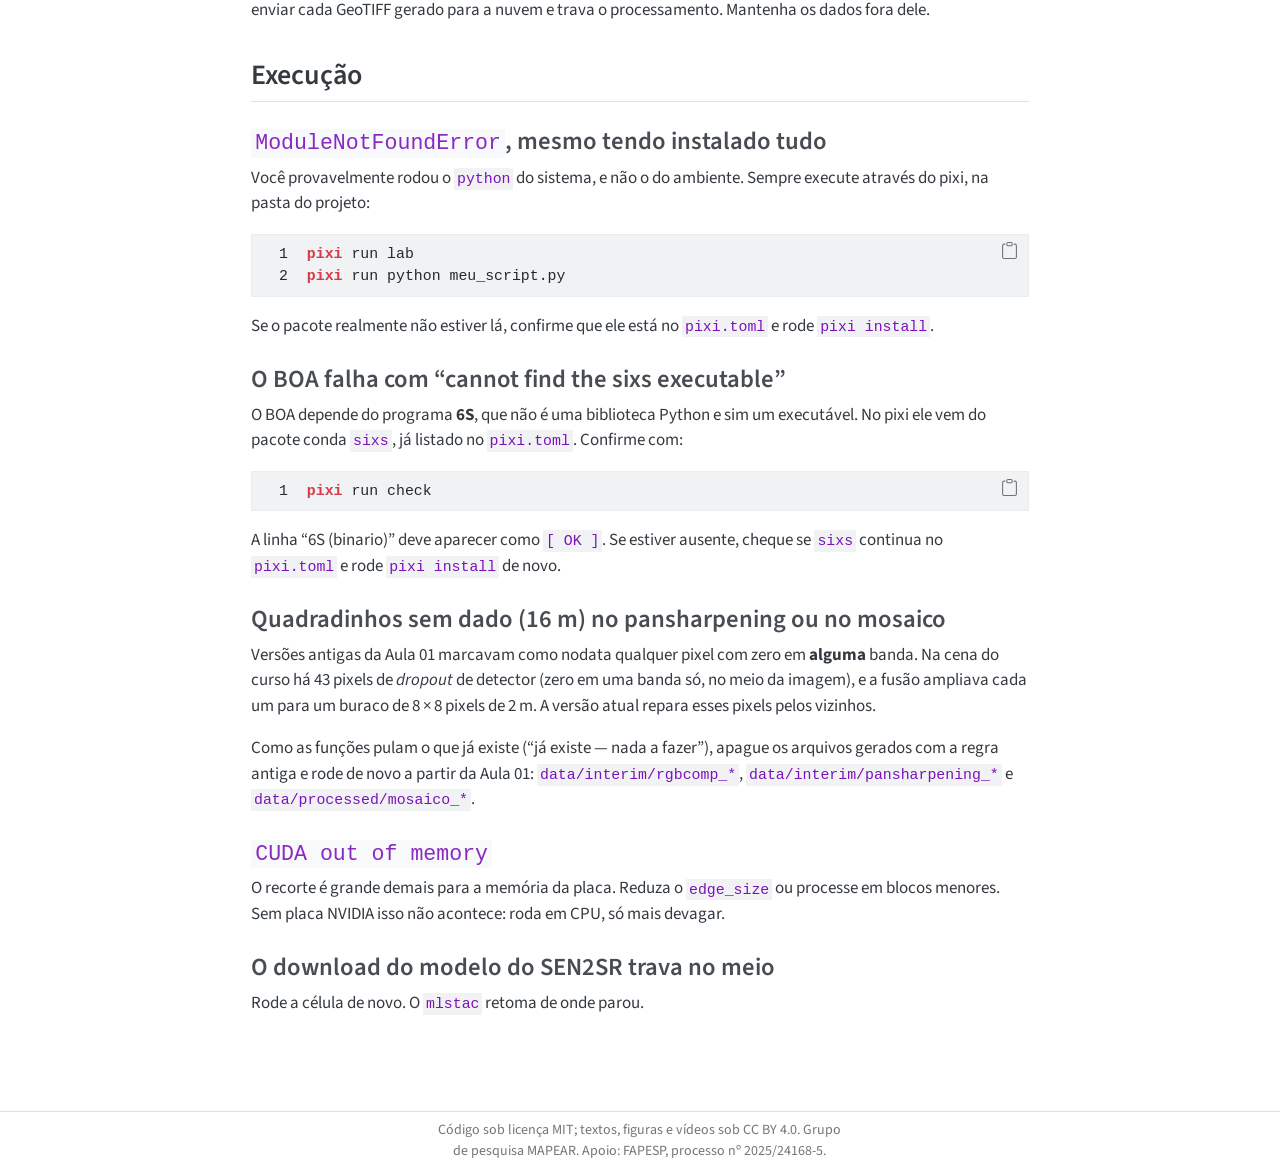
<file: docs/aulas/99-erros-comuns.html>
<!DOCTYPE html>
<html xmlns="http://www.w3.org/1999/xhtml" lang="pt" xml:lang="pt"><head>

<meta charset="utf-8">
<meta name="generator" content="quarto-1.9.38">

<meta name="viewport" content="width=device-width, initial-scale=1.0, user-scalable=yes">


<title>Erros comuns – Geoprocessamento com imagens CBERS-4A/WPM e Sentinel-2</title>
<style>
/* Default styles provided by pandoc.
** See https://pandoc.org/MANUAL.html#variables-for-html for config info.
*/
code{white-space: pre-wrap;}
span.smallcaps{font-variant: small-caps;}
div.columns{display: flex; gap: min(4vw, 1.5em);}
div.column{flex: auto; overflow-x: auto;}
div.hanging-indent{margin-left: 1.5em; text-indent: -1.5em;}
ul.task-list{list-style: none;}
ul.task-list li input[type="checkbox"] {
  width: 0.8em;
  margin: 0 0.8em 0.2em -1em; /* quarto-specific, see https://github.com/quarto-dev/quarto-cli/issues/4556 */ 
  vertical-align: middle;
}
/* CSS for syntax highlighting */
html { -webkit-text-size-adjust: 100%; }
pre > code.sourceCode { white-space: pre; position: relative; }
pre > code.sourceCode > span { display: inline-block; line-height: 1.25; }
pre > code.sourceCode > span:empty { height: 1.2em; }
.sourceCode { overflow: visible; }
code.sourceCode > span { color: inherit; text-decoration: inherit; }
div.sourceCode { margin: 1em 0; }
pre.sourceCode { margin: 0; }
@media screen {
div.sourceCode { overflow: auto; }
}
@media print {
pre > code.sourceCode { white-space: pre-wrap; }
pre > code.sourceCode > span { text-indent: -5em; padding-left: 5em; }
}
pre.numberSource code
  { counter-reset: source-line 0; }
pre.numberSource code > span
  { position: relative; left: -4em; counter-increment: source-line; }
pre.numberSource code > span > a:first-child::before
  { content: counter(source-line);
    position: relative; left: -1em; text-align: right; vertical-align: baseline;
    border: none; display: inline-block;
    -webkit-touch-callout: none; -webkit-user-select: none;
    -khtml-user-select: none; -moz-user-select: none;
    -ms-user-select: none; user-select: none;
    padding: 0 4px; width: 4em;
  }
pre.numberSource { margin-left: 3em;  padding-left: 4px; }
div.sourceCode
  {   }
@media screen {
pre > code.sourceCode > span > a:first-child::before { text-decoration: underline; }
}
</style>


<script src="../site_libs/quarto-nav/quarto-nav.js"></script>
<script src="../site_libs/quarto-nav/headroom.min.js"></script>
<script src="../site_libs/clipboard/clipboard.min.js"></script>
<script src="../site_libs/quarto-search/autocomplete.umd.js"></script>
<script src="../site_libs/quarto-search/fuse.min.js"></script>
<script src="../site_libs/quarto-search/quarto-search.js"></script>
<meta name="quarto:offset" content="../">
<script src="../site_libs/quarto-html/quarto.js" type="module"></script>
<script src="../site_libs/quarto-html/tabsets/tabsets.js" type="module"></script>
<script src="../site_libs/quarto-html/popper.min.js"></script>
<script src="../site_libs/quarto-html/tippy.umd.min.js"></script>
<script src="../site_libs/quarto-html/anchor.min.js"></script>
<link href="../site_libs/quarto-html/tippy.css" rel="stylesheet">
<link href="../site_libs/quarto-html/quarto-syntax-highlighting-de63f62b328812d8e578a4d74e282472.css" rel="stylesheet" id="quarto-text-highlighting-styles">
<script src="../site_libs/bootstrap/bootstrap.min.js"></script>
<link href="../site_libs/bootstrap/bootstrap-icons.css" rel="stylesheet">
<link href="../site_libs/bootstrap/bootstrap-fb5670f5af5b608e6ffea10bfbc97ea6.min.css" rel="stylesheet" append-hash="true" id="quarto-bootstrap" data-mode="light">
<script id="quarto-search-options" type="application/json">{
  "location": "navbar",
  "copy-button": false,
  "collapse-after": 3,
  "panel-placement": "end",
  "type": "overlay",
  "limit": 50,
  "keyboard-shortcut": [
    "f",
    "/",
    "s"
  ],
  "show-item-context": false,
  "language": {
    "search-no-results-text": "Nenhum resultado",
    "search-matching-documents-text": "documentos correspondentes",
    "search-copy-link-title": "Copiar link para a busca",
    "search-hide-matches-text": "Esconder correspondências adicionais",
    "search-more-match-text": "mais correspondência neste documento",
    "search-more-matches-text": "mais correspondências neste documento",
    "search-clear-button-title": "Limpar",
    "search-text-placeholder": "",
    "search-detached-cancel-button-title": "Cancelar",
    "search-submit-button-title": "Enviar",
    "search-label": "Procurar"
  }
}</script>


</head>

<body class="nav-sidebar docked nav-fixed quarto-light">

<div id="quarto-search-results"></div>
  <header id="quarto-header" class="headroom fixed-top">
    <nav class="navbar navbar-expand-lg " data-bs-theme="dark">
      <div class="navbar-container container-fluid">
      <div class="navbar-brand-container mx-auto">
    <a class="navbar-brand" href="../index.html">
    <span class="navbar-title">Geoprocessamento com imagens CBERS-4A/WPM e Sentinel-2</span>
    </a>
  </div>
            <div id="quarto-search" class="" title="Procurar"></div>
          <button class="navbar-toggler" type="button" data-bs-toggle="collapse" data-bs-target="#navbarCollapse" aria-controls="navbarCollapse" role="menu" aria-expanded="false" aria-label="Alternar de navegação" onclick="if (window.quartoToggleHeadroom) { window.quartoToggleHeadroom(); }">
  <span class="navbar-toggler-icon"></span>
</button>
          <div class="collapse navbar-collapse" id="navbarCollapse">
            <ul class="navbar-nav navbar-nav-scroll me-auto">
  <li class="nav-item">
    <a class="nav-link active" href="../index.html" aria-current="page"> 
<span class="menu-text">Início</span></a>
  </li>  
  <li class="nav-item">
    <a class="nav-link" href="../aulas/00-ambiente.html"> 
<span class="menu-text">Comece aqui</span></a>
  </li>  
</ul>
            <ul class="navbar-nav navbar-nav-scroll ms-auto">
  <li class="nav-item compact">
    <a class="nav-link" href="https://github.com/danfioramonte/geoprocessamento-cbers4a" target="_blank"> <i class="bi bi-github" role="img">
</i> 
<span class="menu-text"></span></a>
  </li>  
  <li class="nav-item compact">
    <a class="nav-link" href="https://www.youtube.com/@MapearUnesp" target="_blank"> <i class="bi bi-youtube" role="img">
</i> 
<span class="menu-text"></span></a>
  </li>  
</ul>
          </div> <!-- /navcollapse -->
            <div class="quarto-navbar-tools">
</div>
      </div> <!-- /container-fluid -->
    </nav>
  <nav class="quarto-secondary-nav">
    <div class="container-fluid d-flex">
      <button type="button" class="quarto-btn-toggle btn" data-bs-toggle="collapse" role="button" data-bs-target=".quarto-sidebar-collapse-item" aria-controls="quarto-sidebar" aria-expanded="false" aria-label="Alternar barra lateral" onclick="if (window.quartoToggleHeadroom) { window.quartoToggleHeadroom(); }">
        <i class="bi bi-layout-text-sidebar-reverse"></i>
      </button>
        <nav class="quarto-page-breadcrumbs" aria-label="breadcrumb"><ol class="breadcrumb"><li class="breadcrumb-item"><a href="../aulas/99-erros-comuns.html">Apoio</a></li><li class="breadcrumb-item"><a href="../aulas/99-erros-comuns.html">Erros comuns</a></li></ol></nav>
        <a class="flex-grow-1" role="navigation" data-bs-toggle="collapse" data-bs-target=".quarto-sidebar-collapse-item" aria-controls="quarto-sidebar" aria-expanded="false" aria-label="Alternar barra lateral" onclick="if (window.quartoToggleHeadroom) { window.quartoToggleHeadroom(); }">      
        </a>
    </div>
  </nav>
</header>
<!-- content -->
<div id="quarto-content" class="quarto-container page-columns page-rows-contents page-layout-article page-navbar">
<!-- sidebar -->
  <nav id="quarto-sidebar" class="sidebar collapse collapse-horizontal quarto-sidebar-collapse-item sidebar-navigation docked overflow-auto">
    <div class="sidebar-menu-container"> 
    <ul class="list-unstyled mt-1">
        <li class="sidebar-item">
  <div class="sidebar-item-container"> 
  <a href="../index.html" class="sidebar-item-text sidebar-link">
 <span class="menu-text">Visão geral</span></a>
  </div>
</li>
        <li class="sidebar-item sidebar-item-section">
      <div class="sidebar-item-container"> 
            <a class="sidebar-item-text sidebar-link text-start" data-bs-toggle="collapse" data-bs-target="#quarto-sidebar-section-1" role="navigation" aria-expanded="true">
 <span class="menu-text">Aulas</span></a>
          <a class="sidebar-item-toggle text-start" data-bs-toggle="collapse" data-bs-target="#quarto-sidebar-section-1" role="navigation" aria-expanded="true" aria-label="Alternar seção">
            <i class="bi bi-chevron-right ms-2"></i>
          </a> 
      </div>
      <ul id="quarto-sidebar-section-1" class="collapse list-unstyled sidebar-section depth1 show">  
          <li class="sidebar-item">
  <div class="sidebar-item-container"> 
  <a href="../aulas/00-ambiente.html" class="sidebar-item-text sidebar-link">
 <span class="menu-text">Aula 00 — Instalando o pixi e adquirindo a imagem CBERS-4A via STAC</span></a>
  </div>
</li>
          <li class="sidebar-item">
  <div class="sidebar-item-container"> 
  <a href="../aulas/01-toa-boa.html" class="sidebar-item-text sidebar-link">
 <span class="menu-text">Aula 01 — De DN para reflectância (TOA e BOA)</span></a>
  </div>
</li>
          <li class="sidebar-item">
  <div class="sidebar-item-container"> 
  <a href="../aulas/02-omnicloudmask.html" class="sidebar-item-text sidebar-link">
 <span class="menu-text">Aula 02 — Detecção de nuvem e sombra com OmniCloudMask</span></a>
  </div>
</li>
          <li class="sidebar-item">
  <div class="sidebar-item-container"> 
  <a href="../aulas/03-sen2sr.html" class="sidebar-item-text sidebar-link">
 <span class="menu-text">Aula 03 — Substituindo pixels com nuvem usando SEN2SR</span></a>
  </div>
</li>
      </ul>
  </li>
        <li class="sidebar-item sidebar-item-section">
      <div class="sidebar-item-container"> 
            <a class="sidebar-item-text sidebar-link text-start" data-bs-toggle="collapse" data-bs-target="#quarto-sidebar-section-2" role="navigation" aria-expanded="true">
 <span class="menu-text">Apoio</span></a>
          <a class="sidebar-item-toggle text-start" data-bs-toggle="collapse" data-bs-target="#quarto-sidebar-section-2" role="navigation" aria-expanded="true" aria-label="Alternar seção">
            <i class="bi bi-chevron-right ms-2"></i>
          </a> 
      </div>
      <ul id="quarto-sidebar-section-2" class="collapse list-unstyled sidebar-section depth1 show">  
          <li class="sidebar-item">
  <div class="sidebar-item-container"> 
  <a href="../aulas/99-erros-comuns.html" class="sidebar-item-text sidebar-link active">
 <span class="menu-text">Erros comuns</span></a>
  </div>
</li>
      </ul>
  </li>
    </ul>
    </div>
</nav>
<div id="quarto-sidebar-glass" class="quarto-sidebar-collapse-item" data-bs-toggle="collapse" data-bs-target=".quarto-sidebar-collapse-item"></div>
<!-- margin-sidebar -->
    <div id="quarto-margin-sidebar" class="sidebar margin-sidebar">
        <nav id="TOC" role="doc-toc" class="toc-active">
    <h2 id="toc-title">Nesta página</h2>
   
  <ul>
  <li><a href="#instalação" id="toc-instalação" class="nav-link active" data-scroll-target="#instalação">Instalação</a>
  <ul class="collapse">
  <li><a href="#pixi-não-é-reconhecido-como-um-comando" id="toc-pixi-não-é-reconhecido-como-um-comando" class="nav-link" data-scroll-target="#pixi-não-é-reconhecido-como-um-comando">“pixi não é reconhecido como um comando”</a></li>
  <li><a href="#python-não-foi-encontrado-executar-sem-argumentos-para-instalar-do-microsoft-store" id="toc-python-não-foi-encontrado-executar-sem-argumentos-para-instalar-do-microsoft-store" class="nav-link" data-scroll-target="#python-não-foi-encontrado-executar-sem-argumentos-para-instalar-do-microsoft-store">“Python não foi encontrado; executar sem argumentos para instalar do Microsoft Store”</a></li>
  <li><a href="#o-windows-bloqueou-o-instalar_ambiente.bat" id="toc-o-windows-bloqueou-o-instalar_ambiente.bat" class="nav-link" data-scroll-target="#o-windows-bloqueou-o-instalar_ambiente.bat">O Windows bloqueou o <code>instalar_ambiente.bat</code></a></li>
  <li><a href="#pixi-install-fica-parado-por-muito-tempo" id="toc-pixi-install-fica-parado-por-muito-tempo" class="nav-link" data-scroll-target="#pixi-install-fica-parado-por-muito-tempo"><code>pixi install</code> fica parado por muito tempo</a></li>
  <li><a href="#quero-começar-o-ambiente-do-zero" id="toc-quero-começar-o-ambiente-do-zero" class="nav-link" data-scroll-target="#quero-começar-o-ambiente-do-zero">Quero começar o ambiente do zero</a></li>
  <li><a href="#erros-estranhos-de-leitura-de-arquivo-sem-padrão-claro" id="toc-erros-estranhos-de-leitura-de-arquivo-sem-padrão-claro" class="nav-link" data-scroll-target="#erros-estranhos-de-leitura-de-arquivo-sem-padrão-claro">Erros estranhos de leitura de arquivo, sem padrão claro</a></li>
  </ul></li>
  <li><a href="#execução" id="toc-execução" class="nav-link" data-scroll-target="#execução">Execução</a>
  <ul class="collapse">
  <li><a href="#modulenotfounderror-mesmo-tendo-instalado-tudo" id="toc-modulenotfounderror-mesmo-tendo-instalado-tudo" class="nav-link" data-scroll-target="#modulenotfounderror-mesmo-tendo-instalado-tudo"><code>ModuleNotFoundError</code>, mesmo tendo instalado tudo</a></li>
  <li><a href="#o-boa-falha-com-cannot-find-the-sixs-executable" id="toc-o-boa-falha-com-cannot-find-the-sixs-executable" class="nav-link" data-scroll-target="#o-boa-falha-com-cannot-find-the-sixs-executable">O BOA falha com “cannot find the sixs executable”</a></li>
  <li><a href="#quadradinhos-sem-dado-16-m-no-pansharpening-ou-no-mosaico" id="toc-quadradinhos-sem-dado-16-m-no-pansharpening-ou-no-mosaico" class="nav-link" data-scroll-target="#quadradinhos-sem-dado-16-m-no-pansharpening-ou-no-mosaico">Quadradinhos sem dado (16 m) no pansharpening ou no mosaico</a></li>
  <li><a href="#cuda-out-of-memory" id="toc-cuda-out-of-memory" class="nav-link" data-scroll-target="#cuda-out-of-memory"><code>CUDA out of memory</code></a></li>
  <li><a href="#o-download-do-modelo-do-sen2sr-trava-no-meio" id="toc-o-download-do-modelo-do-sen2sr-trava-no-meio" class="nav-link" data-scroll-target="#o-download-do-modelo-do-sen2sr-trava-no-meio">O download do modelo do SEN2SR trava no meio</a></li>
  </ul></li>
  </ul>
</nav>
    </div>
<!-- main -->
<main class="content" id="quarto-document-content">

<header id="title-block-header" class="quarto-title-block default"><nav class="quarto-page-breadcrumbs quarto-title-breadcrumbs d-none d-lg-block" aria-label="breadcrumb"><ol class="breadcrumb"><li class="breadcrumb-item"><a href="../aulas/99-erros-comuns.html">Apoio</a></li><li class="breadcrumb-item"><a href="../aulas/99-erros-comuns.html">Erros comuns</a></li></ol></nav>
<div class="quarto-title">
<h1 class="title">Erros comuns</h1>
</div>



<div class="quarto-title-meta">

    
  
    
  </div>
  


</header>


<section id="instalação" class="level2">
<h2 class="anchored" data-anchor-id="instalação">Instalação</h2>
<section id="pixi-não-é-reconhecido-como-um-comando" class="level3">
<h3 class="anchored" data-anchor-id="pixi-não-é-reconhecido-como-um-comando">“pixi não é reconhecido como um comando”</h3>
<p>Duas causas possíveis:</p>
<ol type="1">
<li><p><strong>Você não reabriu o terminal.</strong> O instalador do pixi adiciona o programa ao PATH, mas isso só vale em terminais abertos <strong>depois</strong> da instalação. Feche todas as janelas de terminal, abra de novo e teste com <code>pixi --version</code>.</p></li>
<li><p><strong>A instalação não terminou.</strong> Rode de novo, em um PowerShell:</p>
<div class="code-copy-outer-scaffold"><div class="sourceCode" id="cb1"><pre class="sourceCode numberSource powershell number-lines code-with-copy"><code class="sourceCode powershell"><span id="cb1-1"><a href="#cb1-1"></a>powershell <span class="op">-</span>ExecutionPolicy ByPass <span class="op">-</span>c <span class="st">"irm -useb https://pixi.sh/install.ps1 | iex"</span></span></code></pre></div><button title="Copiar para a área de transferência" class="code-copy-button"><i class="bi"></i></button></div></li>
</ol>
</section>
<section id="python-não-foi-encontrado-executar-sem-argumentos-para-instalar-do-microsoft-store" class="level3">
<h3 class="anchored" data-anchor-id="python-não-foi-encontrado-executar-sem-argumentos-para-instalar-do-microsoft-store">“Python não foi encontrado; executar sem argumentos para instalar do Microsoft Store”</h3>
<p>Esse aviso vem de um atalho falso que o Windows instala por padrão: ele finge ser o Python e responde isso quando nada real está no PATH. Com o pixi você <strong>não</strong> chama <code>python</code> diretamente — use <code>pixi run python ...</code> ou <code>pixi run lab</code>, que usam o Python do ambiente do projeto.</p>
<p>Se quiser desativar o atalho falso de vez: Configurações → Aplicativos → Configurações avançadas do aplicativo → <strong>Aliases de execução de aplicativo</strong> → desligue <code>python.exe</code> e <code>python3.exe</code>.</p>
<div class="callout callout-style-default callout-warning callout-titled">
<div class="callout-header d-flex align-content-center">
<div class="callout-icon-container">
<i class="callout-icon"></i>
</div>
<div class="callout-title-container flex-fill">
Aviso
</div>
</div>
<div class="callout-body-container callout-body">
<p>Não instale o Python do python.org para “resolver” isso. O pixi já traz o seu próprio Python, e ter dois instalados é a causa mais comum de erros confusos mais adiante.</p>
</div>
</div>
</section>
<section id="o-windows-bloqueou-o-instalar_ambiente.bat" class="level3">
<h3 class="anchored" data-anchor-id="o-windows-bloqueou-o-instalar_ambiente.bat">O Windows bloqueou o <code>instalar_ambiente.bat</code></h3>
<p>O SmartScreen desconfia de arquivos <code>.bat</code> baixados da internet. É esperado. Você pode clicar em “Mais informações” → “Executar assim mesmo”, ou simplesmente rodar os comandos manualmente, na pasta do projeto:</p>
<div class="code-copy-outer-scaffold"><div class="sourceCode" id="cb2"><pre class="sourceCode numberSource bash number-lines code-with-copy"><code class="sourceCode bash"><span id="cb2-1"><a href="#cb2-1"></a><span class="ex">pixi</span> install</span>
<span id="cb2-2"><a href="#cb2-2"></a><span class="ex">pixi</span> run check</span></code></pre></div><button title="Copiar para a área de transferência" class="code-copy-button"><i class="bi"></i></button></div>
</section>
<section id="pixi-install-fica-parado-por-muito-tempo" class="level3">
<h3 class="anchored" data-anchor-id="pixi-install-fica-parado-por-muito-tempo"><code>pixi install</code> fica parado por muito tempo</h3>
<p>Na primeira vez o pixi baixa o Python, o GDAL, o PyTorch e o restante — pode levar alguns minutos, e a barra às vezes parece parada sem estar. Espere. Se travar de verdade (rede caindo, por exemplo), interrompa com <code>Ctrl+C</code> e rode <code>pixi install</code> de novo: ele aproveita o que já baixou.</p>
</section>
<section id="quero-começar-o-ambiente-do-zero" class="level3">
<h3 class="anchored" data-anchor-id="quero-começar-o-ambiente-do-zero">Quero começar o ambiente do zero</h3>
<p>Apague a pasta oculta <code>.pixi</code> e recrie. <strong>Não</strong> apague o <code>pixi.lock</code> — é ele que garante a reprodução.</p>
<div class="code-copy-outer-scaffold"><div class="sourceCode" id="cb3"><pre class="sourceCode numberSource bash number-lines code-with-copy"><code class="sourceCode bash"><span id="cb3-1"><a href="#cb3-1"></a><span class="fu">rmdir</span> /s /q .pixi</span>
<span id="cb3-2"><a href="#cb3-2"></a><span class="ex">pixi</span> install</span></code></pre></div><button title="Copiar para a área de transferência" class="code-copy-button"><i class="bi"></i></button></div>
</section>
<section id="erros-estranhos-de-leitura-de-arquivo-sem-padrão-claro" class="level3">
<h3 class="anchored" data-anchor-id="erros-estranhos-de-leitura-de-arquivo-sem-padrão-claro">Erros estranhos de leitura de arquivo, sem padrão claro</h3>
<p>Quase sempre é o caminho. Duas causas no Windows:</p>
<p><strong>Acentos e espaços.</strong> Uma pasta como <code>C:\Users\João Paulo\Área de Trabalho\</code> quebra a leitura no GDAL de formas difíceis de diagnosticar. Trabalhe em <code>C:\geo\</code>.</p>
<p><strong>OneDrive.</strong> A Área de Trabalho e a pasta Documentos costumam estar sincronizadas com o OneDrive, que tenta enviar cada GeoTIFF gerado para a nuvem e trava o processamento. Mantenha os dados fora dele.</p>
</section>
</section>
<section id="execução" class="level2">
<h2 class="anchored" data-anchor-id="execução">Execução</h2>
<section id="modulenotfounderror-mesmo-tendo-instalado-tudo" class="level3">
<h3 class="anchored" data-anchor-id="modulenotfounderror-mesmo-tendo-instalado-tudo"><code>ModuleNotFoundError</code>, mesmo tendo instalado tudo</h3>
<p>Você provavelmente rodou o <code>python</code> do sistema, e não o do ambiente. Sempre execute através do pixi, na pasta do projeto:</p>
<div class="code-copy-outer-scaffold"><div class="sourceCode" id="cb4"><pre class="sourceCode numberSource bash number-lines code-with-copy"><code class="sourceCode bash"><span id="cb4-1"><a href="#cb4-1"></a><span class="ex">pixi</span> run lab</span>
<span id="cb4-2"><a href="#cb4-2"></a><span class="ex">pixi</span> run python meu_script.py</span></code></pre></div><button title="Copiar para a área de transferência" class="code-copy-button"><i class="bi"></i></button></div>
<p>Se o pacote realmente não estiver lá, confirme que ele está no <code>pixi.toml</code> e rode <code>pixi install</code>.</p>
</section>
<section id="o-boa-falha-com-cannot-find-the-sixs-executable" class="level3">
<h3 class="anchored" data-anchor-id="o-boa-falha-com-cannot-find-the-sixs-executable">O BOA falha com “cannot find the sixs executable”</h3>
<p>O BOA depende do programa <strong>6S</strong>, que não é uma biblioteca Python e sim um executável. No pixi ele vem do pacote conda <code>sixs</code>, já listado no <code>pixi.toml</code>. Confirme com:</p>
<div class="code-copy-outer-scaffold"><div class="sourceCode" id="cb5"><pre class="sourceCode numberSource bash number-lines code-with-copy"><code class="sourceCode bash"><span id="cb5-1"><a href="#cb5-1"></a><span class="ex">pixi</span> run check</span></code></pre></div><button title="Copiar para a área de transferência" class="code-copy-button"><i class="bi"></i></button></div>
<p>A linha “6S (binario)” deve aparecer como <code>[ OK ]</code>. Se estiver ausente, cheque se <code>sixs</code> continua no <code>pixi.toml</code> e rode <code>pixi install</code> de novo.</p>
</section>
<section id="quadradinhos-sem-dado-16-m-no-pansharpening-ou-no-mosaico" class="level3">
<h3 class="anchored" data-anchor-id="quadradinhos-sem-dado-16-m-no-pansharpening-ou-no-mosaico">Quadradinhos sem dado (16 m) no pansharpening ou no mosaico</h3>
<p>Versões antigas da Aula 01 marcavam como nodata qualquer pixel com zero em <strong>alguma</strong> banda. Na cena do curso há 43 pixels de <em>dropout</em> de detector (zero em uma banda só, no meio da imagem), e a fusão ampliava cada um para um buraco de 8 × 8 pixels de 2 m. A versão atual repara esses pixels pelos vizinhos.</p>
<p>Como as funções pulam o que já existe (“já existe — nada a fazer”), apague os arquivos gerados com a regra antiga e rode de novo a partir da Aula 01: <code>data/interim/rgbcomp_*</code>, <code>data/interim/pansharpening_*</code> e <code>data/processed/mosaico_*</code>.</p>
</section>
<section id="cuda-out-of-memory" class="level3">
<h3 class="anchored" data-anchor-id="cuda-out-of-memory"><code>CUDA out of memory</code></h3>
<p>O recorte é grande demais para a memória da placa. Reduza o <code>edge_size</code> ou processe em blocos menores. Sem placa NVIDIA isso não acontece: roda em CPU, só mais devagar.</p>
</section>
<section id="o-download-do-modelo-do-sen2sr-trava-no-meio" class="level3">
<h3 class="anchored" data-anchor-id="o-download-do-modelo-do-sen2sr-trava-no-meio">O download do modelo do SEN2SR trava no meio</h3>
<p>Rode a célula de novo. O <code>mlstac</code> retoma de onde parou.</p>


</section>
</section>

</main> <!-- /main -->
<script id="quarto-html-after-body" type="application/javascript">
  window.document.addEventListener("DOMContentLoaded", function (event) {
    const icon = "";
    const anchorJS = new window.AnchorJS();
    anchorJS.options = {
      placement: 'right',
      icon: icon
    };
    anchorJS.add('.anchored');
    const isCodeAnnotation = (el) => {
      for (const clz of el.classList) {
        if (clz.startsWith('code-annotation-')) {                     
          return true;
        }
      }
      return false;
    }
    const onCopySuccess = function(e) {
      // button target
      const button = e.trigger;
      // don't keep focus
      button.blur();
      // flash "checked"
      button.classList.add('code-copy-button-checked');
      var currentTitle = button.getAttribute("title");
      button.setAttribute("title", "Copiada");
      let tooltip;
      if (window.bootstrap) {
        button.setAttribute("data-bs-toggle", "tooltip");
        button.setAttribute("data-bs-placement", "left");
        button.setAttribute("data-bs-title", "Copiada");
        tooltip = new bootstrap.Tooltip(button, 
          { trigger: "manual", 
            customClass: "code-copy-button-tooltip",
            offset: [0, -8]});
        tooltip.show();    
      }
      setTimeout(function() {
        if (tooltip) {
          tooltip.hide();
          button.removeAttribute("data-bs-title");
          button.removeAttribute("data-bs-toggle");
          button.removeAttribute("data-bs-placement");
        }
        button.setAttribute("title", currentTitle);
        button.classList.remove('code-copy-button-checked');
      }, 1000);
      // clear code selection
      e.clearSelection();
    }
    const getTextToCopy = function(trigger) {
      const outerScaffold = trigger.parentElement.cloneNode(true);
      const codeEl = outerScaffold.querySelector('code');
      for (const childEl of codeEl.children) {
        if (isCodeAnnotation(childEl)) {
          childEl.remove();
        }
      }
      return codeEl.innerText;
    }
    const clipboard = new window.ClipboardJS('.code-copy-button:not([data-in-quarto-modal])', {
      text: getTextToCopy
    });
    clipboard.on('success', onCopySuccess);
    if (window.document.getElementById('quarto-embedded-source-code-modal')) {
      const clipboardModal = new window.ClipboardJS('.code-copy-button[data-in-quarto-modal]', {
        text: getTextToCopy,
        container: window.document.getElementById('quarto-embedded-source-code-modal')
      });
      clipboardModal.on('success', onCopySuccess);
    }
      var localhostRegex = new RegExp(/^(?:http|https):\/\/localhost\:?[0-9]*\//);
      var mailtoRegex = new RegExp(/^mailto:/);
        var filterRegex = new RegExp("https:\/\/danfioramonte\.github\.io\/geoprocessamento-cbers4a\/");
      var isInternal = (href) => {
          return filterRegex.test(href) || localhostRegex.test(href) || mailtoRegex.test(href);
      }
      // Inspect non-navigation links and adorn them if external
     var links = window.document.querySelectorAll('a[href]:not(.nav-link):not(.navbar-brand):not(.toc-action):not(.sidebar-link):not(.sidebar-item-toggle):not(.pagination-link):not(.no-external):not([aria-hidden]):not(.dropdown-item):not(.quarto-navigation-tool):not(.about-link)');
      for (var i=0; i<links.length; i++) {
        const link = links[i];
        if (!isInternal(link.href)) {
          // undo the damage that might have been done by quarto-nav.js in the case of
          // links that we want to consider external
          if (link.dataset.originalHref !== undefined) {
            link.href = link.dataset.originalHref;
          }
        }
      }
    function tippyHover(el, contentFn, onTriggerFn, onUntriggerFn) {
      const config = {
        allowHTML: true,
        maxWidth: 500,
        delay: 100,
        arrow: false,
        appendTo: function(el) {
            return el.parentElement;
        },
        interactive: true,
        interactiveBorder: 10,
        theme: 'quarto',
        placement: 'bottom-start',
      };
      if (contentFn) {
        config.content = contentFn;
      }
      if (onTriggerFn) {
        config.onTrigger = onTriggerFn;
      }
      if (onUntriggerFn) {
        config.onUntrigger = onUntriggerFn;
      }
      window.tippy(el, config); 
    }
    const noterefs = window.document.querySelectorAll('a[role="doc-noteref"]');
    for (var i=0; i<noterefs.length; i++) {
      const ref = noterefs[i];
      tippyHover(ref, function() {
        // use id or data attribute instead here
        let href = ref.getAttribute('data-footnote-href') || ref.getAttribute('href');
        try { href = new URL(href).hash; } catch {}
        const id = href.replace(/^#\/?/, "");
        const note = window.document.getElementById(id);
        if (note) {
          return note.innerHTML;
        } else {
          return "";
        }
      });
    }
    const xrefs = window.document.querySelectorAll('a.quarto-xref');
    const processXRef = (id, note) => {
      // Strip column container classes
      const stripColumnClz = (el) => {
        el.classList.remove("page-full", "page-columns");
        if (el.children) {
          for (const child of el.children) {
            stripColumnClz(child);
          }
        }
      }
      stripColumnClz(note)
      if (id === null || id.startsWith('sec-')) {
        // Special case sections, only their first couple elements
        const container = document.createElement("div");
        if (note.children && note.children.length > 2) {
          container.appendChild(note.children[0].cloneNode(true));
          for (let i = 1; i < note.children.length; i++) {
            const child = note.children[i];
            if (child.tagName === "P" && child.innerText === "") {
              continue;
            } else {
              container.appendChild(child.cloneNode(true));
              break;
            }
          }
          if (window.Quarto?.typesetMath) {
            window.Quarto.typesetMath(container);
          }
          return container.innerHTML
        } else {
          if (window.Quarto?.typesetMath) {
            window.Quarto.typesetMath(note);
          }
          return note.innerHTML;
        }
      } else {
        // Remove any anchor links if they are present
        const anchorLink = note.querySelector('a.anchorjs-link');
        if (anchorLink) {
          anchorLink.remove();
        }
        if (window.Quarto?.typesetMath) {
          window.Quarto.typesetMath(note);
        }
        if (note.classList.contains("callout")) {
          return note.outerHTML;
        } else {
          return note.innerHTML;
        }
      }
    }
    for (var i=0; i<xrefs.length; i++) {
      const xref = xrefs[i];
      tippyHover(xref, undefined, function(instance) {
        instance.disable();
        let url = xref.getAttribute('href');
        let hash = undefined; 
        if (url.startsWith('#')) {
          hash = url;
        } else {
          try { hash = new URL(url).hash; } catch {}
        }
        if (hash) {
          const id = hash.replace(/^#\/?/, "");
          const note = window.document.getElementById(id);
          if (note !== null) {
            try {
              const html = processXRef(id, note.cloneNode(true));
              instance.setContent(html);
            } finally {
              instance.enable();
              instance.show();
            }
          } else {
            // See if we can fetch this
            fetch(url.split('#')[0])
            .then(res => res.text())
            .then(html => {
              const parser = new DOMParser();
              const htmlDoc = parser.parseFromString(html, "text/html");
              const note = htmlDoc.getElementById(id);
              if (note !== null) {
                const html = processXRef(id, note);
                instance.setContent(html);
              } 
            }).finally(() => {
              instance.enable();
              instance.show();
            });
          }
        } else {
          // See if we can fetch a full url (with no hash to target)
          // This is a special case and we should probably do some content thinning / targeting
          fetch(url)
          .then(res => res.text())
          .then(html => {
            const parser = new DOMParser();
            const htmlDoc = parser.parseFromString(html, "text/html");
            const note = htmlDoc.querySelector('main.content');
            if (note !== null) {
              // This should only happen for chapter cross references
              // (since there is no id in the URL)
              // remove the first header
              if (note.children.length > 0 && note.children[0].tagName === "HEADER") {
                note.children[0].remove();
              }
              const html = processXRef(null, note);
              instance.setContent(html);
            } 
          }).finally(() => {
            instance.enable();
            instance.show();
          });
        }
      }, function(instance) {
      });
    }
        let selectedAnnoteEl;
        const selectorForAnnotation = ( cell, annotation) => {
          let cellAttr = 'data-code-cell="' + cell + '"';
          let lineAttr = 'data-code-annotation="' +  annotation + '"';
          const selector = 'span[' + cellAttr + '][' + lineAttr + ']';
          return selector;
        }
        const selectCodeLines = (annoteEl) => {
          const doc = window.document;
          const targetCell = annoteEl.getAttribute("data-target-cell");
          const targetAnnotation = annoteEl.getAttribute("data-target-annotation");
          const annoteSpan = window.document.querySelector(selectorForAnnotation(targetCell, targetAnnotation));
          const lines = annoteSpan.getAttribute("data-code-lines").split(",");
          const lineIds = lines.map((line) => {
            return targetCell + "-" + line;
          })
          let top = null;
          let height = null;
          let parent = null;
          if (lineIds.length > 0) {
              //compute the position of the single el (top and bottom and make a div)
              const el = window.document.getElementById(lineIds[0]);
              top = el.offsetTop;
              height = el.offsetHeight;
              parent = el.parentElement.parentElement;
            if (lineIds.length > 1) {
              const lastEl = window.document.getElementById(lineIds[lineIds.length - 1]);
              const bottom = lastEl.offsetTop + lastEl.offsetHeight;
              height = bottom - top;
            }
            if (top !== null && height !== null && parent !== null) {
              // cook up a div (if necessary) and position it 
              let div = window.document.getElementById("code-annotation-line-highlight");
              if (div === null) {
                div = window.document.createElement("div");
                div.setAttribute("id", "code-annotation-line-highlight");
                div.style.position = 'absolute';
                parent.appendChild(div);
              }
              div.style.top = top - 2 + "px";
              div.style.height = height + 4 + "px";
              div.style.left = 0;
              let gutterDiv = window.document.getElementById("code-annotation-line-highlight-gutter");
              if (gutterDiv === null) {
                gutterDiv = window.document.createElement("div");
                gutterDiv.setAttribute("id", "code-annotation-line-highlight-gutter");
                gutterDiv.style.position = 'absolute';
                const codeCell = window.document.getElementById(targetCell);
                const gutter = codeCell.querySelector('.code-annotation-gutter');
                gutter.appendChild(gutterDiv);
              }
              gutterDiv.style.top = top - 2 + "px";
              gutterDiv.style.height = height + 4 + "px";
            }
            selectedAnnoteEl = annoteEl;
          }
        };
        const unselectCodeLines = () => {
          const elementsIds = ["code-annotation-line-highlight", "code-annotation-line-highlight-gutter"];
          elementsIds.forEach((elId) => {
            const div = window.document.getElementById(elId);
            if (div) {
              div.remove();
            }
          });
          selectedAnnoteEl = undefined;
        };
          // Handle positioning of the toggle
      window.addEventListener(
        "resize",
        throttle(() => {
          elRect = undefined;
          if (selectedAnnoteEl) {
            selectCodeLines(selectedAnnoteEl);
          }
        }, 10)
      );
      function throttle(fn, ms) {
      let throttle = false;
      let timer;
        return (...args) => {
          if(!throttle) { // first call gets through
              fn.apply(this, args);
              throttle = true;
          } else { // all the others get throttled
              if(timer) clearTimeout(timer); // cancel #2
              timer = setTimeout(() => {
                fn.apply(this, args);
                timer = throttle = false;
              }, ms);
          }
        };
      }
        // Attach click handler to the DT
        const annoteDls = window.document.querySelectorAll('dt[data-target-cell]');
        for (const annoteDlNode of annoteDls) {
          annoteDlNode.addEventListener('click', (event) => {
            const clickedEl = event.target;
            if (clickedEl !== selectedAnnoteEl) {
              unselectCodeLines();
              const activeEl = window.document.querySelector('dt[data-target-cell].code-annotation-active');
              if (activeEl) {
                activeEl.classList.remove('code-annotation-active');
              }
              selectCodeLines(clickedEl);
              clickedEl.classList.add('code-annotation-active');
            } else {
              // Unselect the line
              unselectCodeLines();
              clickedEl.classList.remove('code-annotation-active');
            }
          });
        }
    const findCites = (el) => {
      const parentEl = el.parentElement;
      if (parentEl) {
        const cites = parentEl.dataset.cites;
        if (cites) {
          return {
            el,
            cites: cites.split(' ')
          };
        } else {
          return findCites(el.parentElement)
        }
      } else {
        return undefined;
      }
    };
    var bibliorefs = window.document.querySelectorAll('a[role="doc-biblioref"]');
    for (var i=0; i<bibliorefs.length; i++) {
      const ref = bibliorefs[i];
      const citeInfo = findCites(ref);
      if (citeInfo) {
        tippyHover(citeInfo.el, function() {
          var popup = window.document.createElement('div');
          citeInfo.cites.forEach(function(cite) {
            var citeDiv = window.document.createElement('div');
            citeDiv.classList.add('hanging-indent');
            citeDiv.classList.add('csl-entry');
            var biblioDiv = window.document.getElementById('ref-' + cite);
            if (biblioDiv) {
              citeDiv.innerHTML = biblioDiv.innerHTML;
            }
            popup.appendChild(citeDiv);
          });
          return popup.innerHTML;
        });
      }
    }
  });
  </script>
</div> <!-- /content -->
<footer class="footer">
  <div class="nav-footer">
    <div class="nav-footer-left">
      &nbsp;
    </div>   
    <div class="nav-footer-center">
<p>Código sob licença MIT; textos, figuras e vídeos sob CC BY 4.0. Grupo de pesquisa MAPEAR. Apoio: FAPESP, processo nº 2025/24168-5.</p>
</div>
    <div class="nav-footer-right">
      &nbsp;
    </div>
  </div>
</footer>




</body></html>
</file>
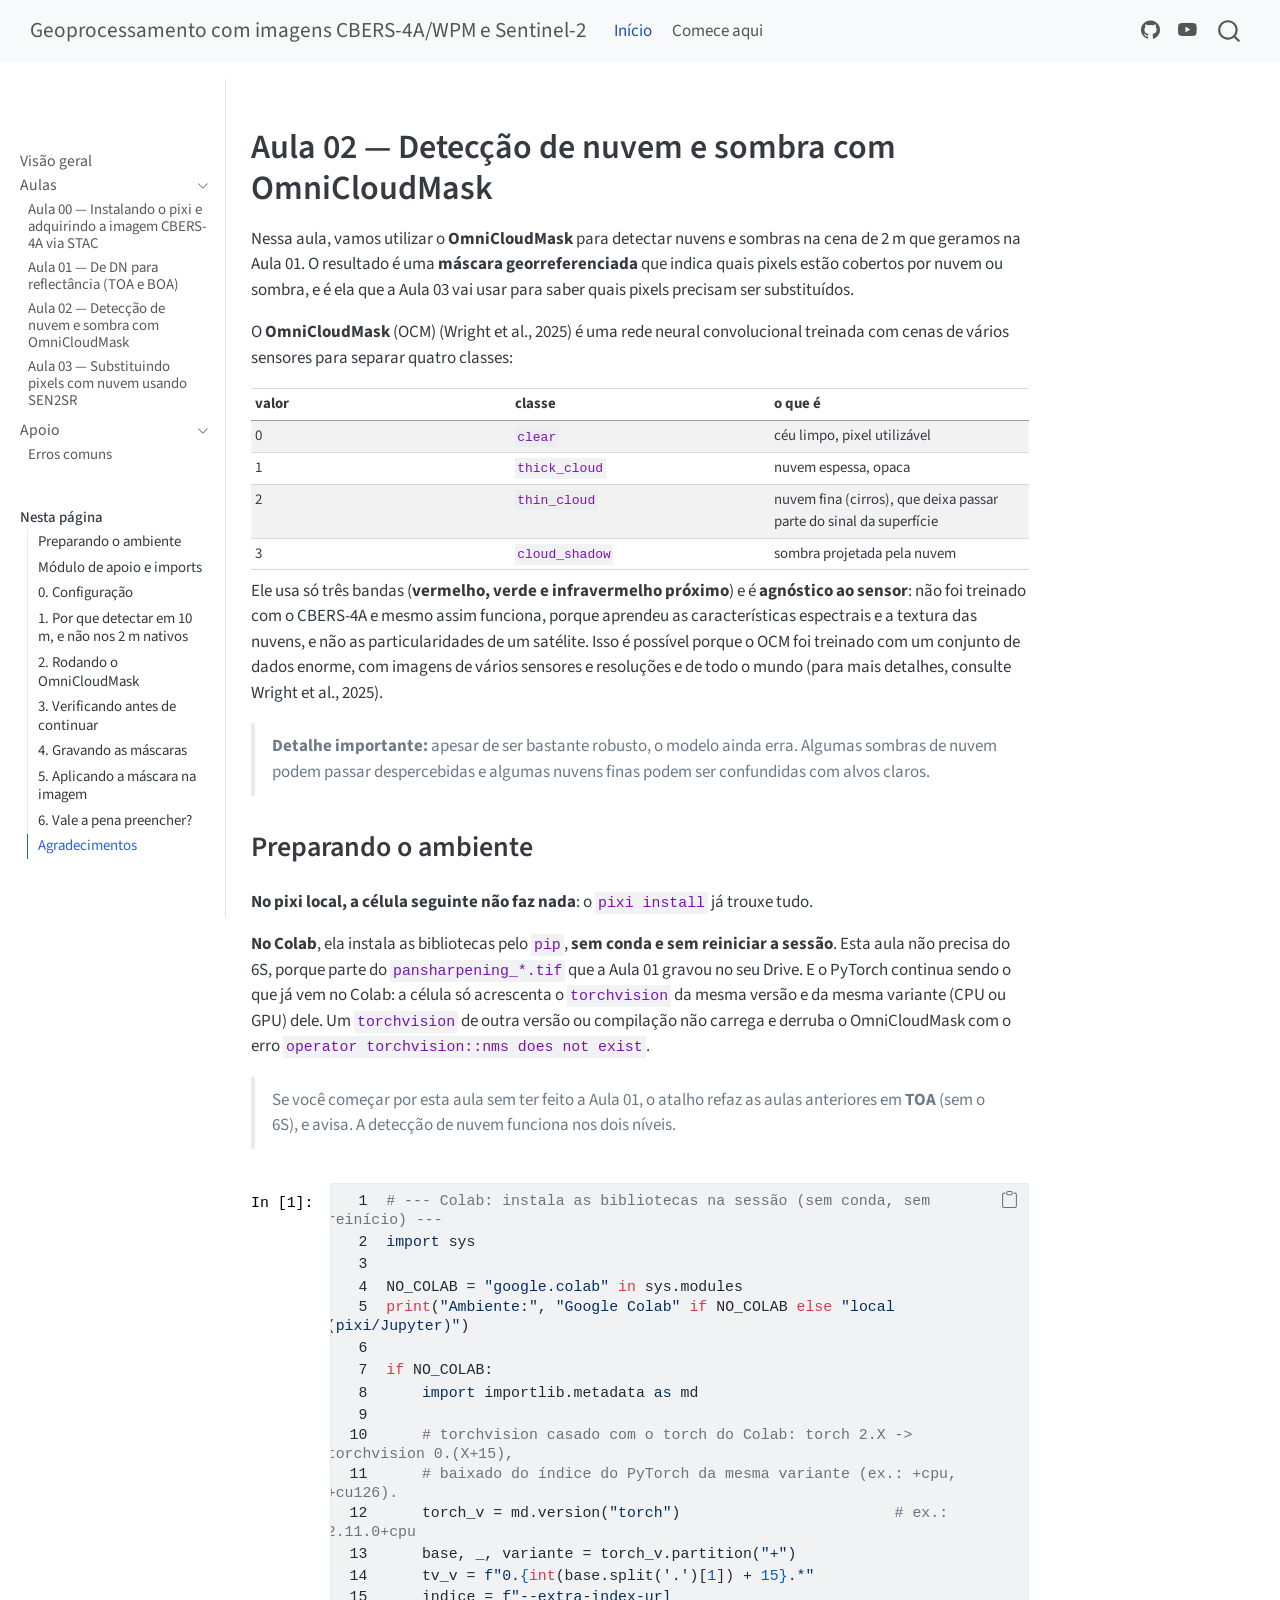
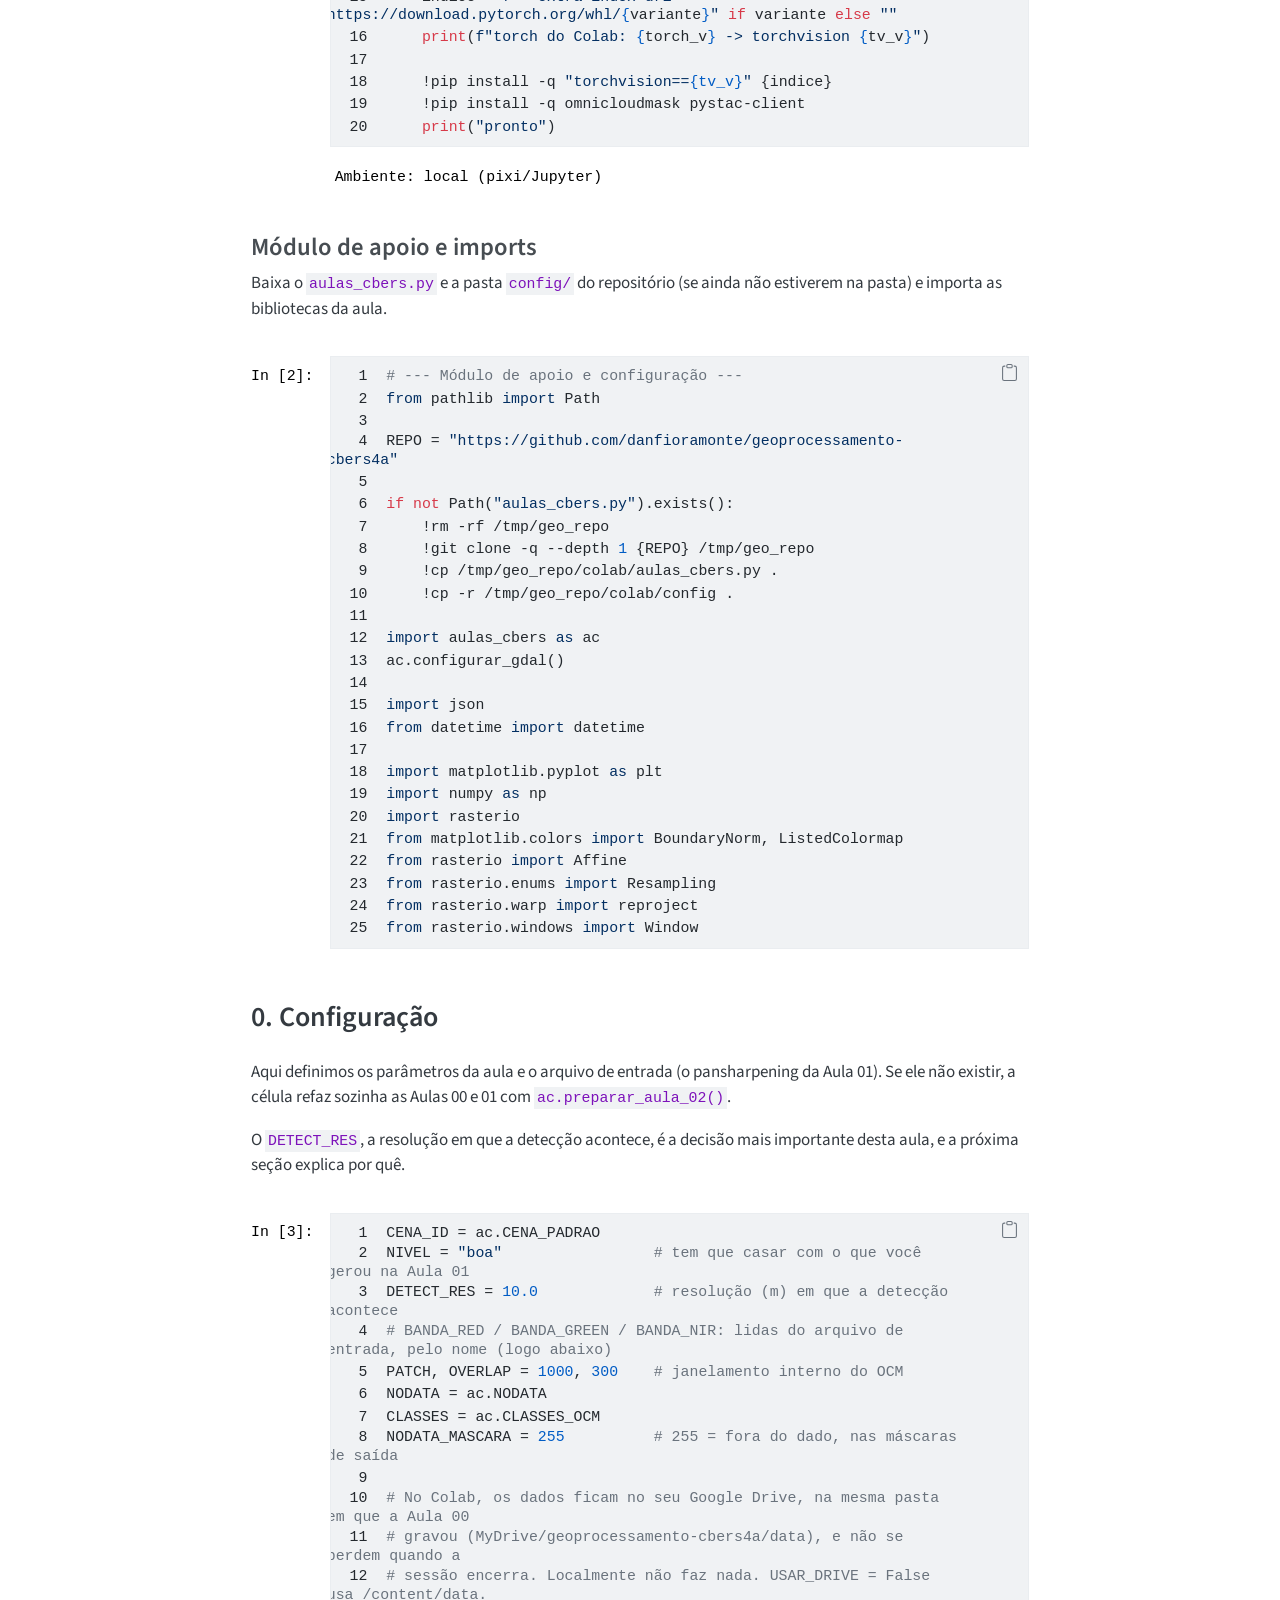
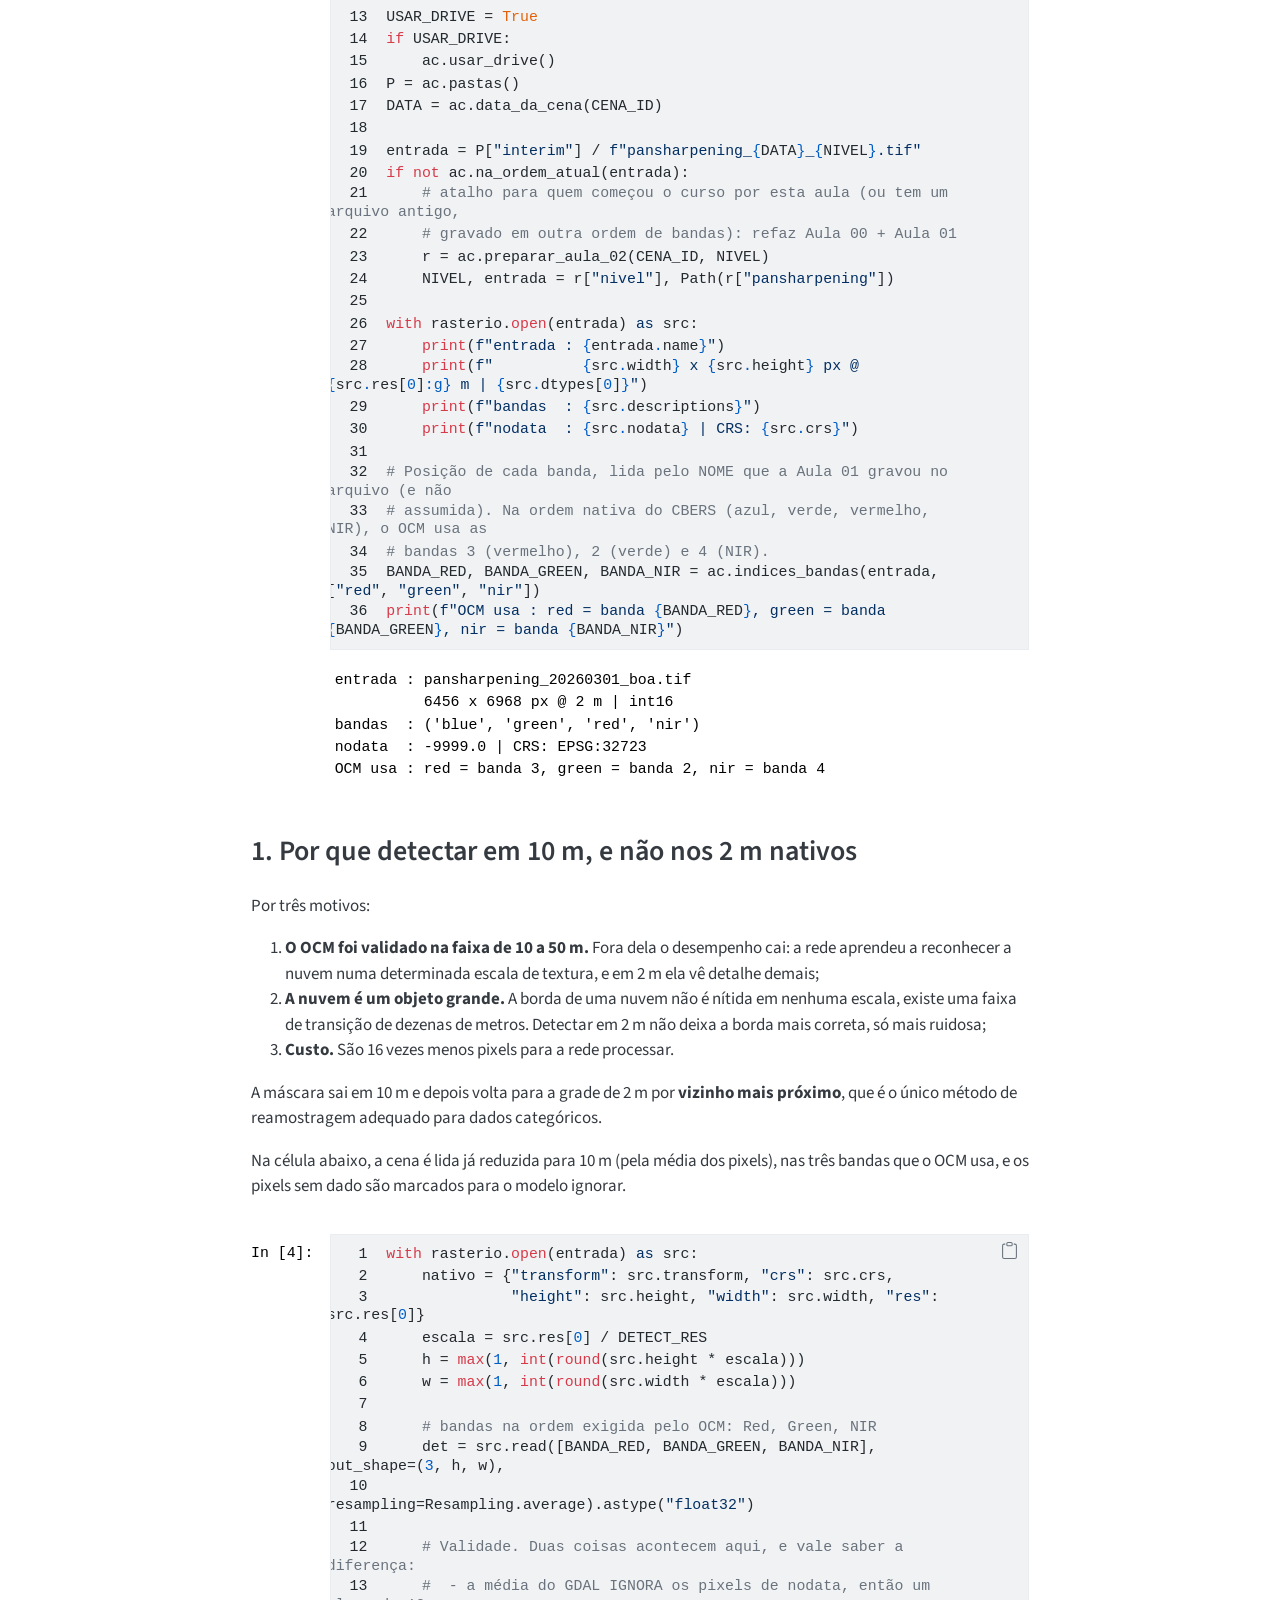
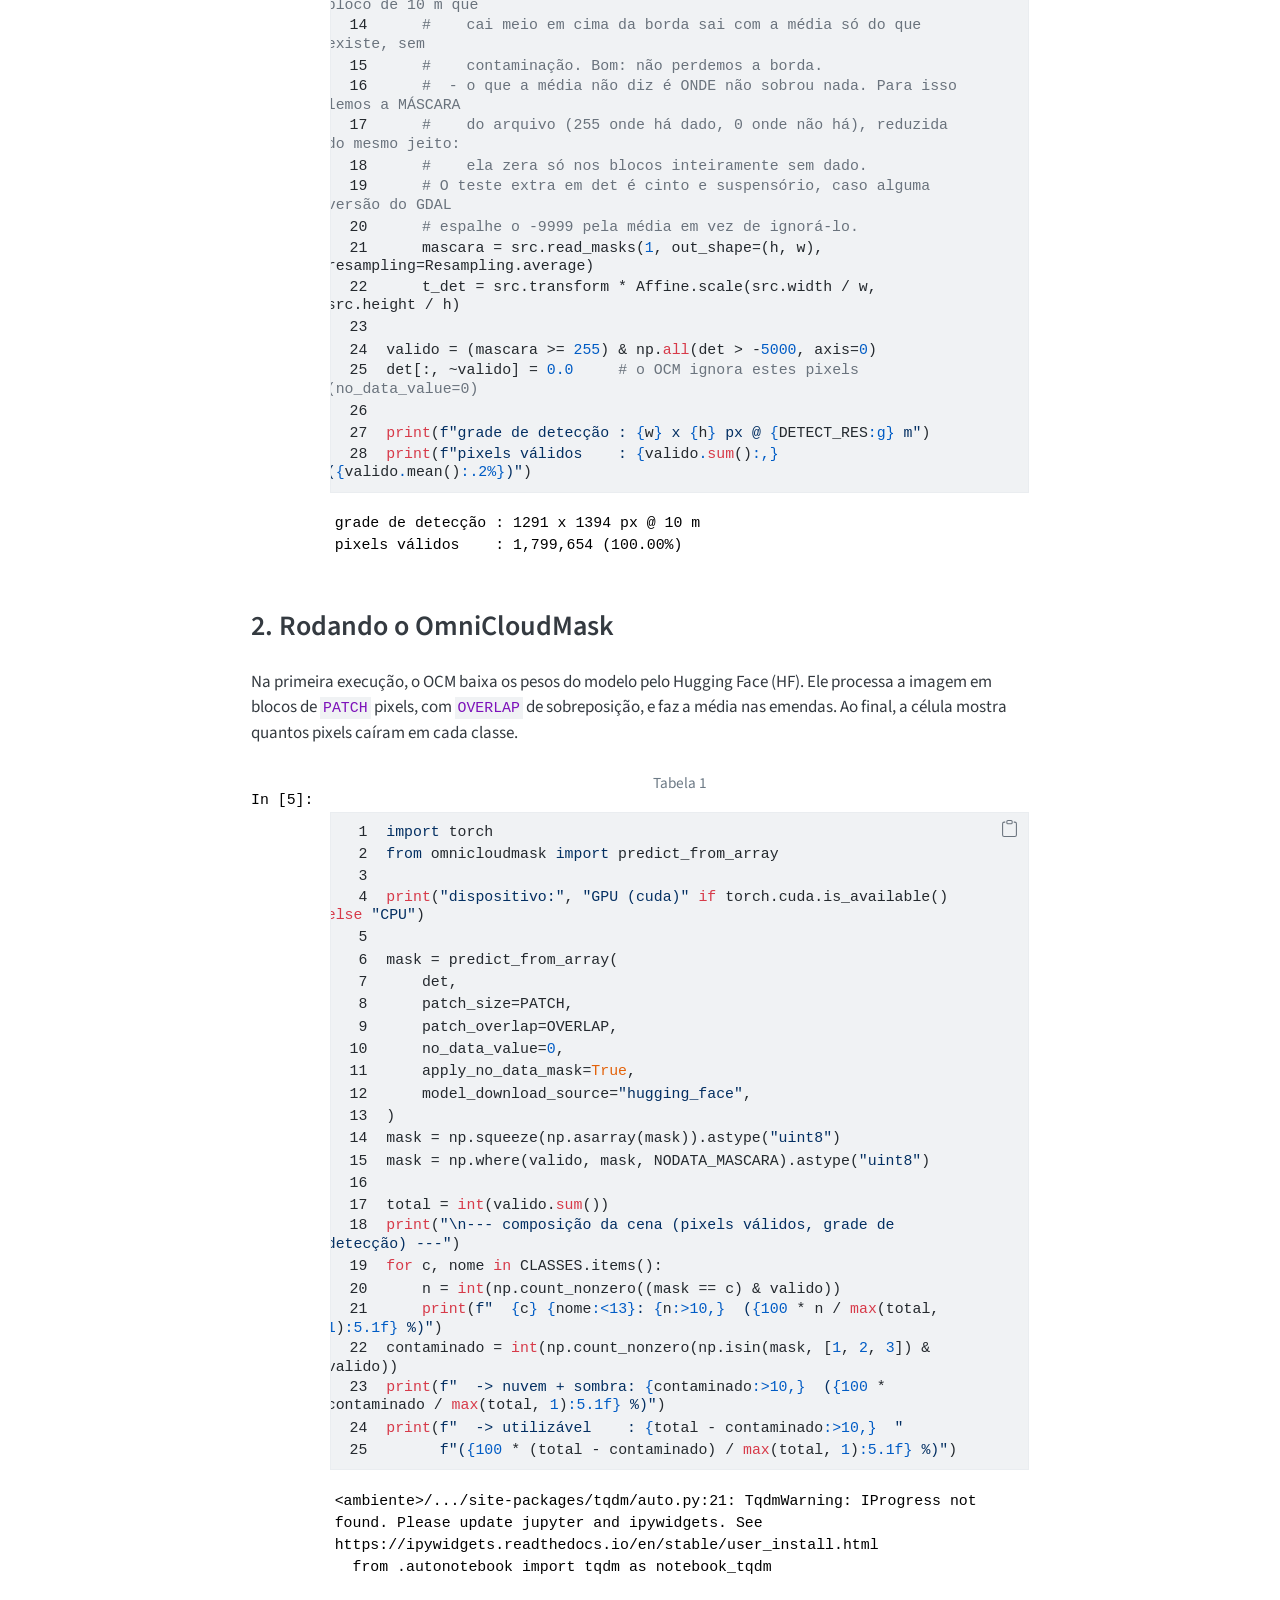
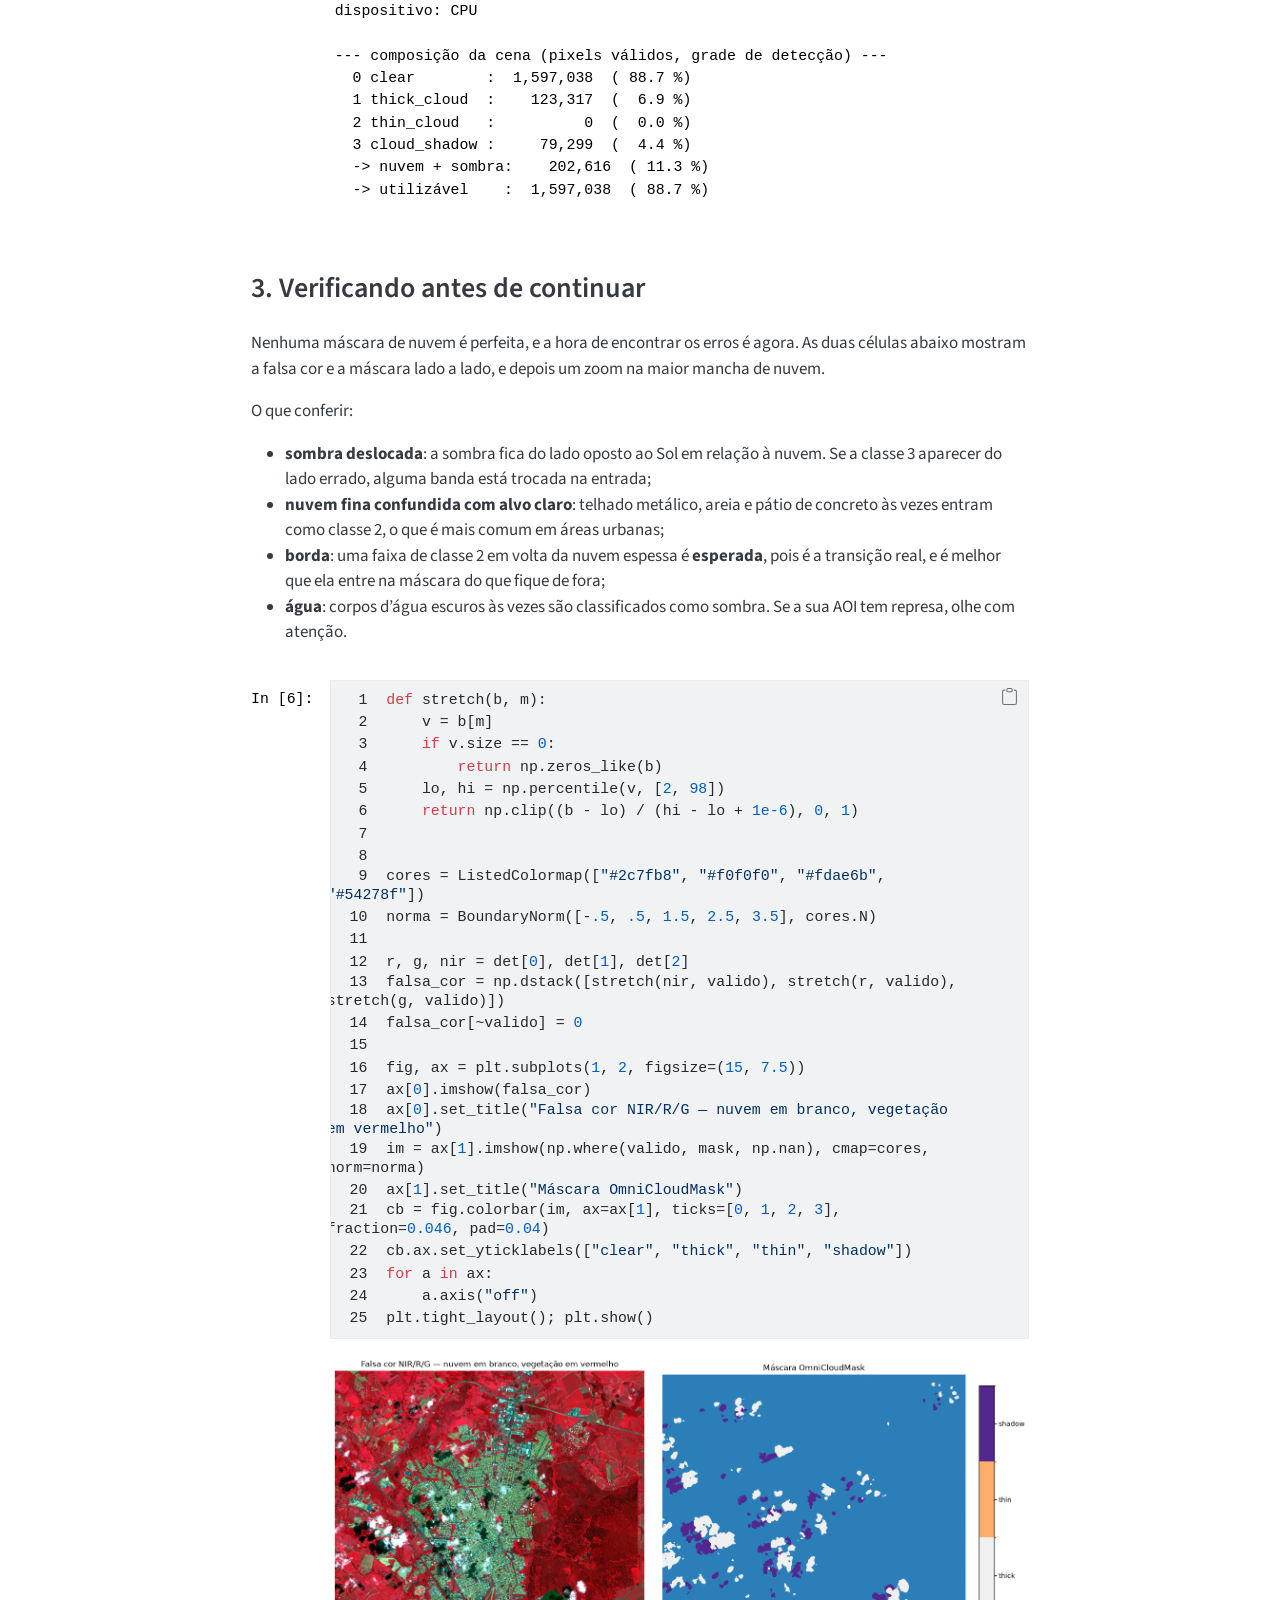
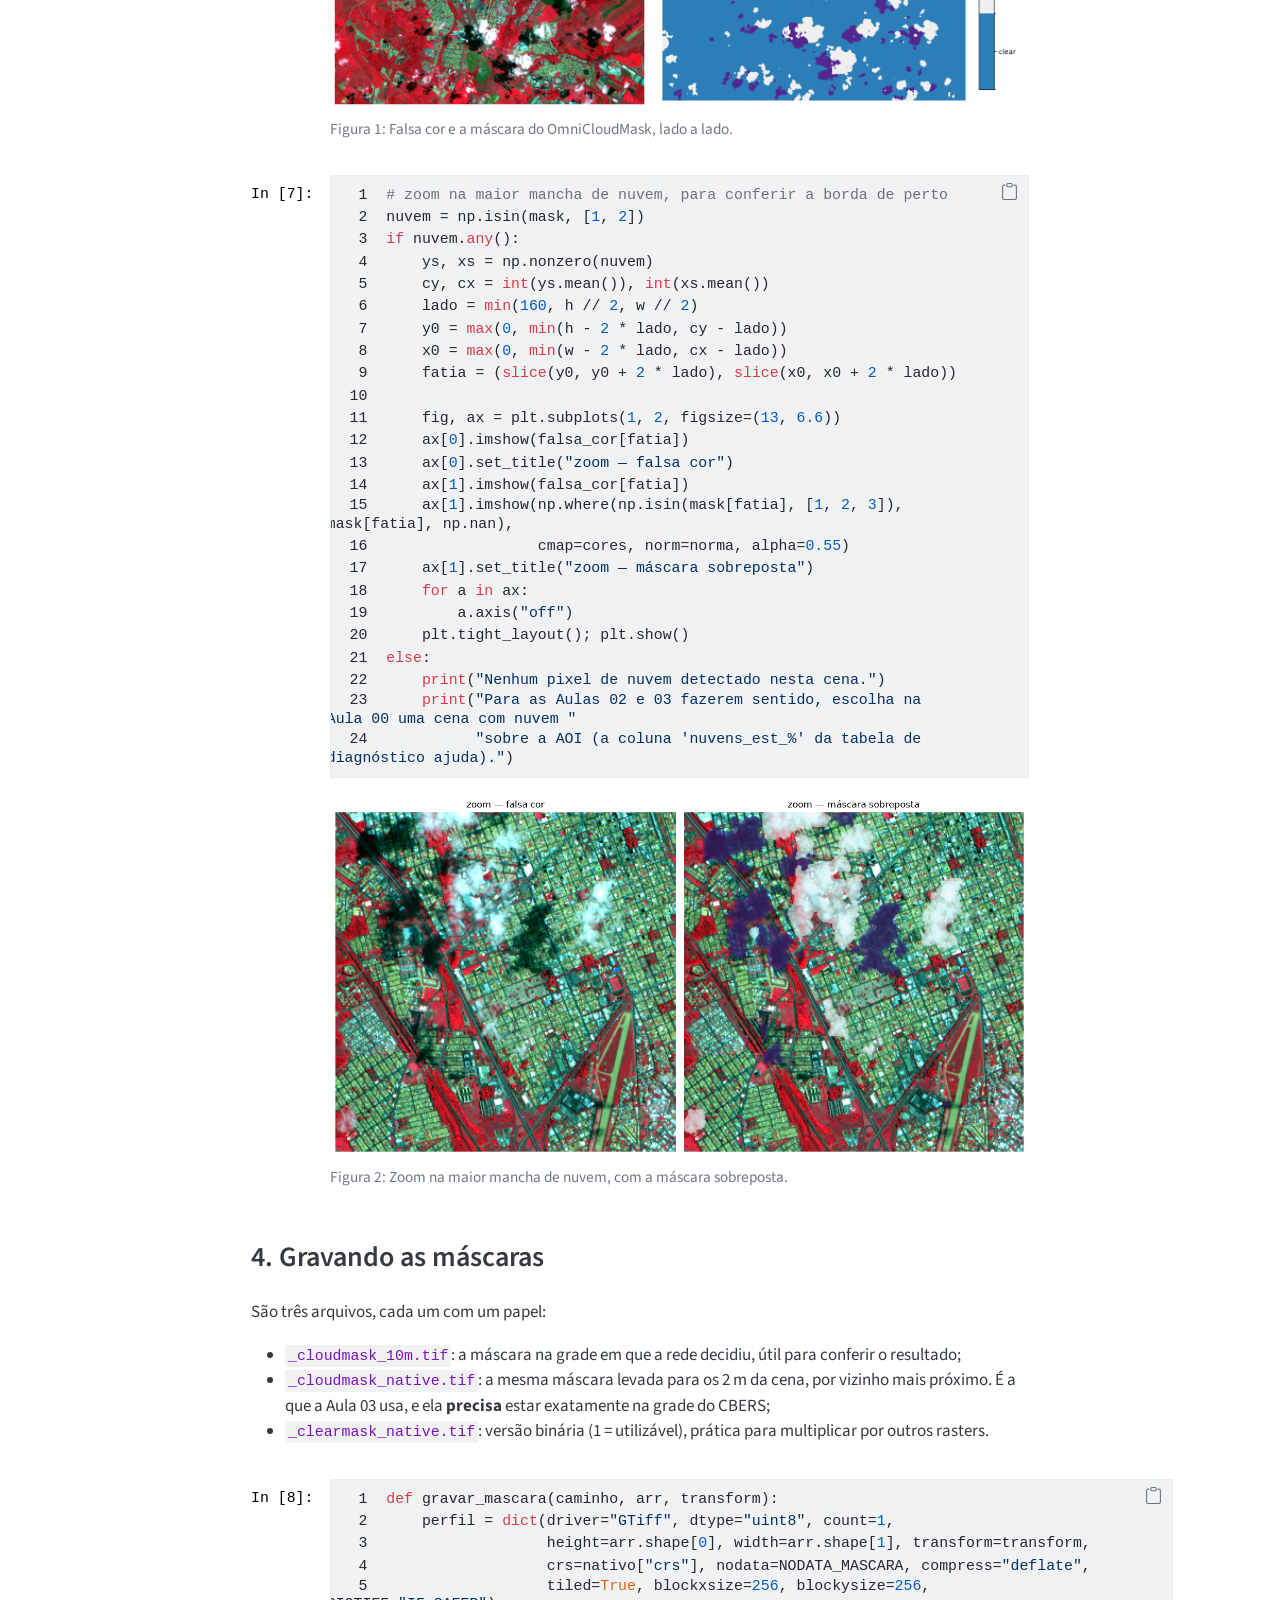
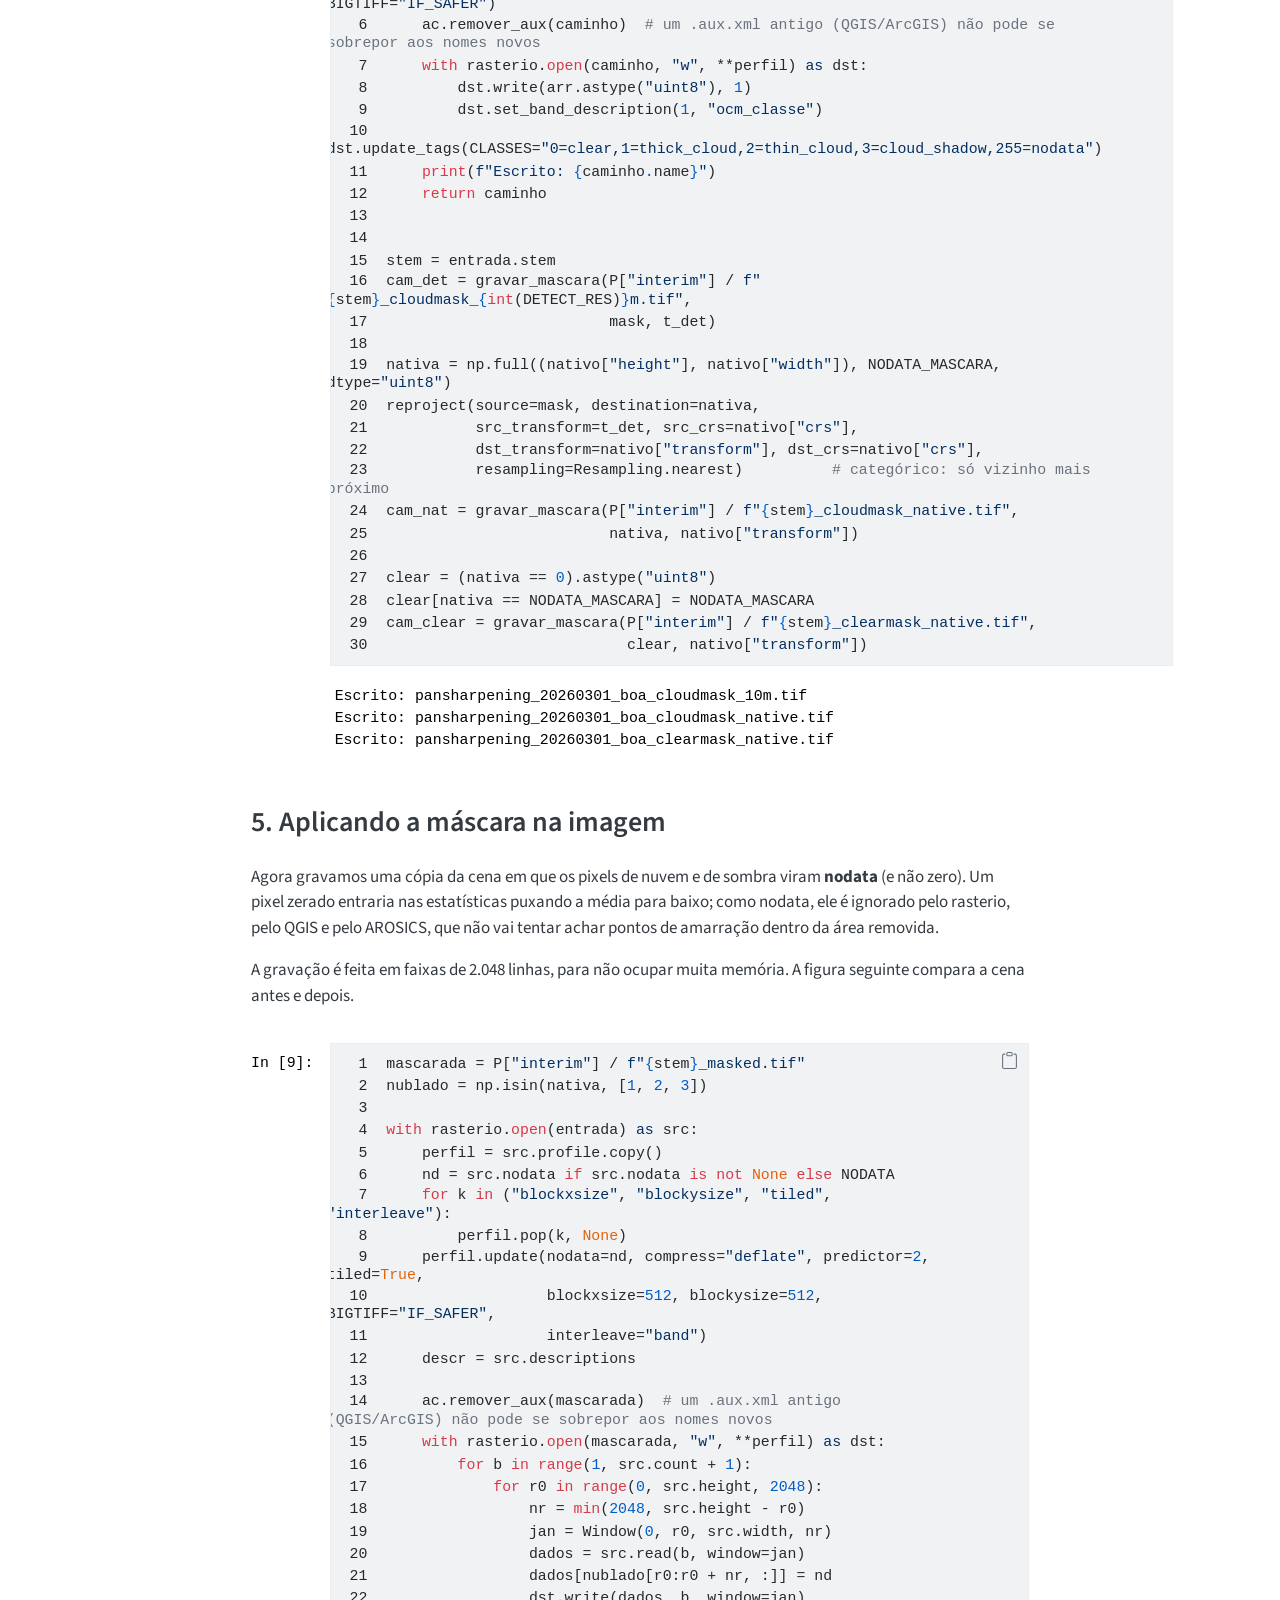
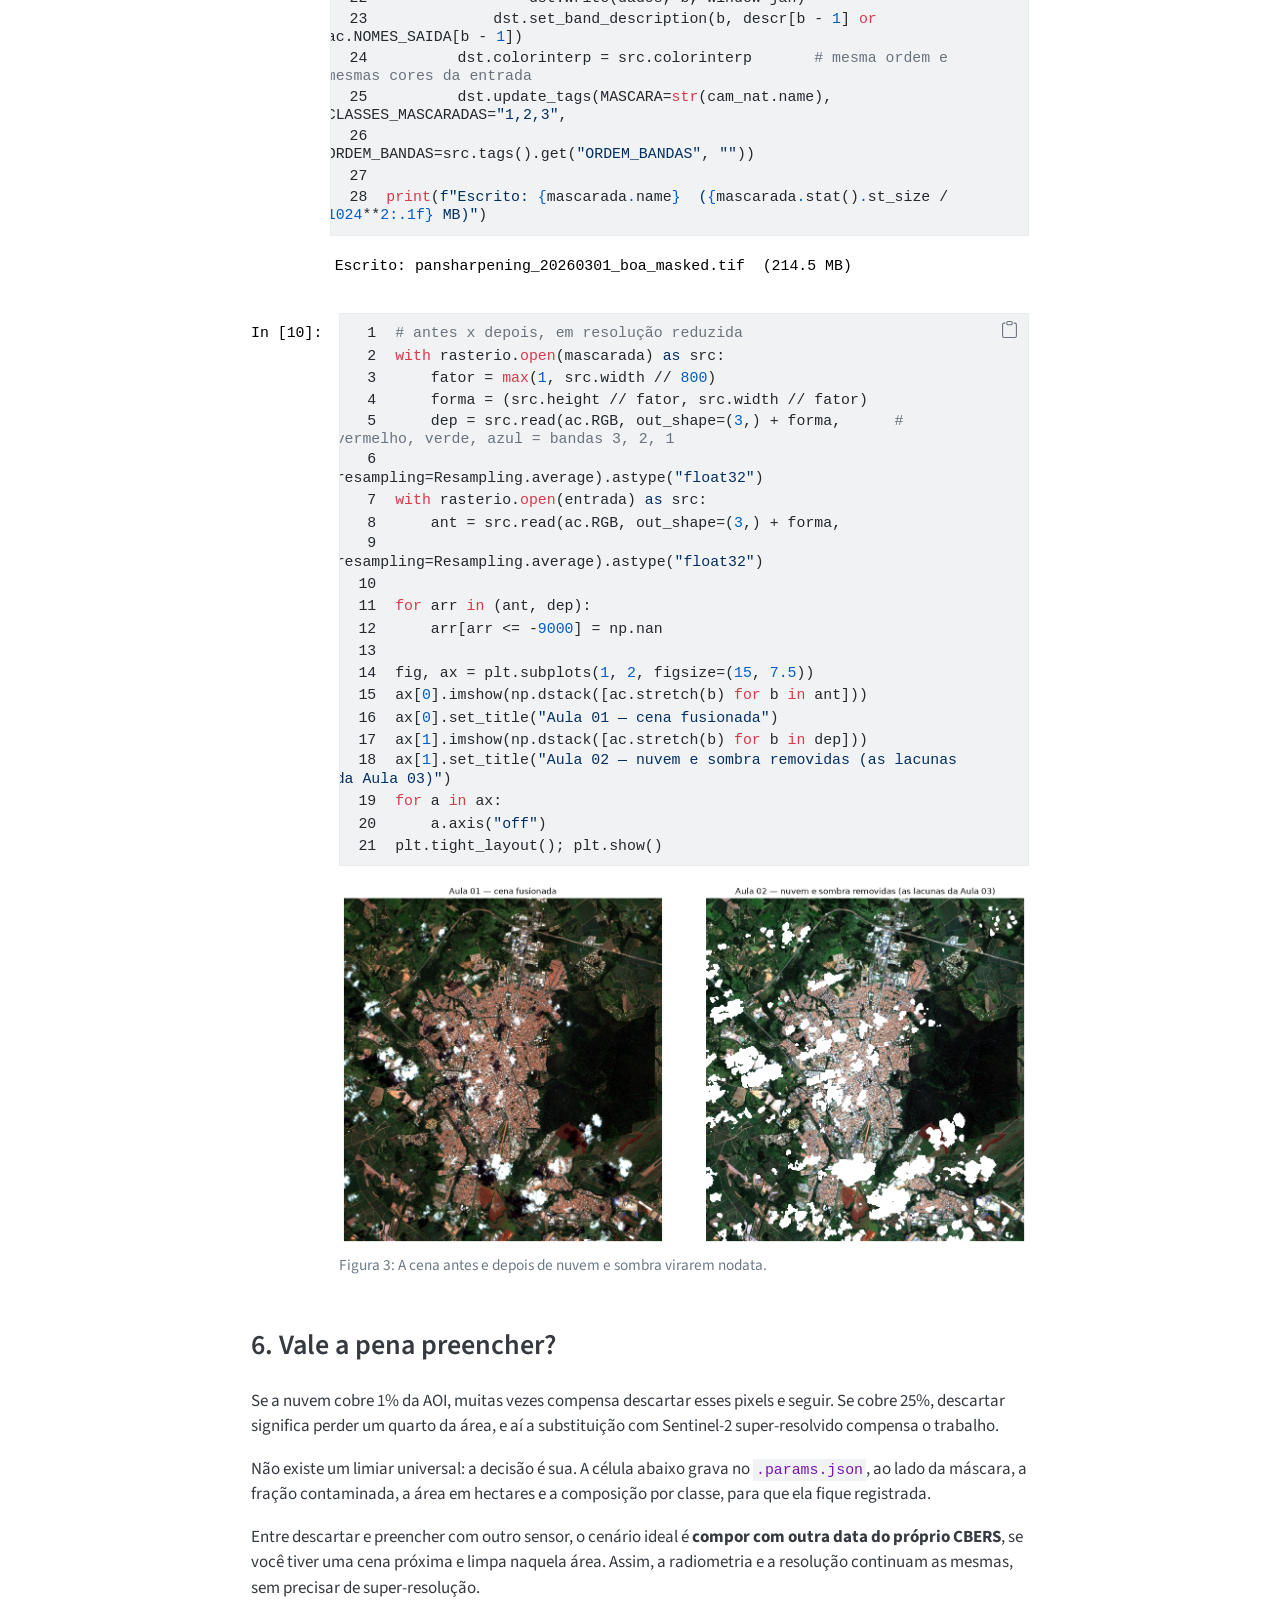
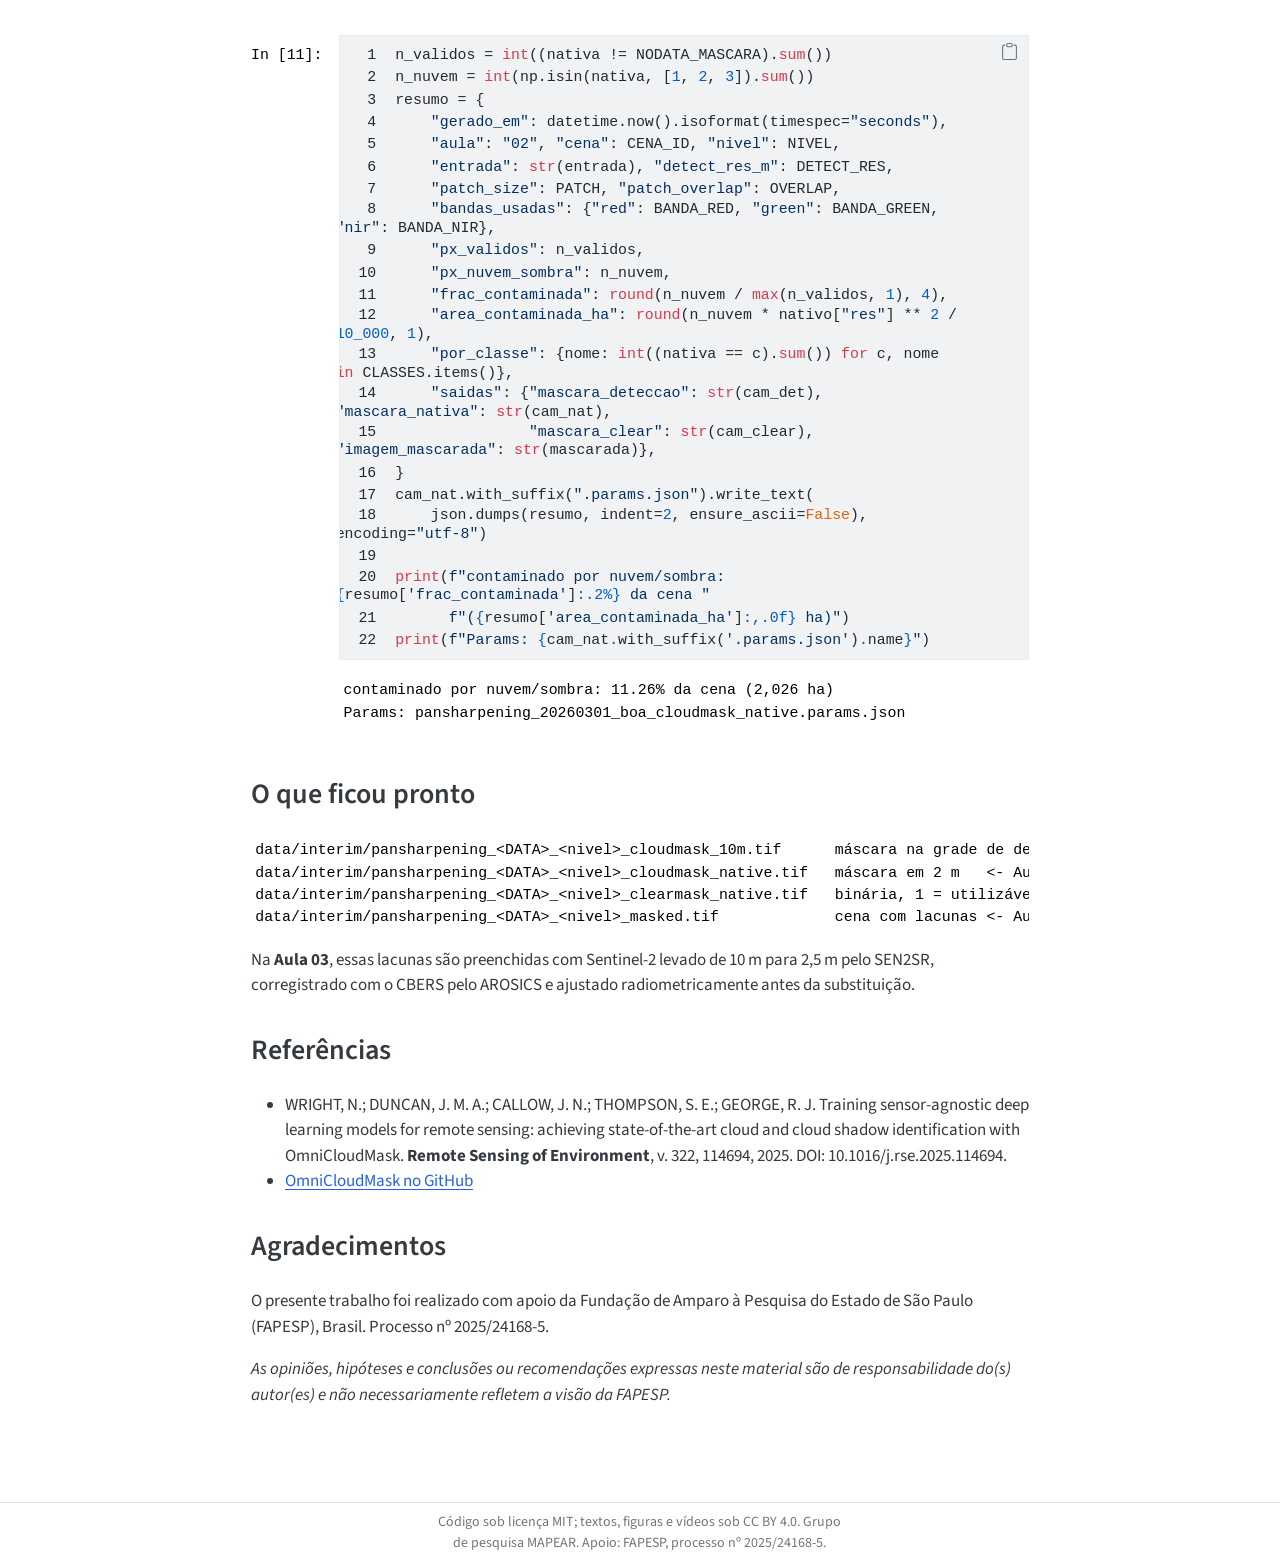
<file: docs/colab/02_nuvens_omnicloudmask-preview.html>
<!DOCTYPE html>
<html xmlns="http://www.w3.org/1999/xhtml" lang="pt" xml:lang="pt"><head>
    <meta charset="utf-8">
    <meta name="generator" content="quarto-1.9.38">

    <meta name="viewport" content="width=device-width, initial-scale=1.0, user-scalable=yes">


    <title>Aula 02 — Detecção de nuvem e sombra com OmniCloudMask – Geoprocessamento com imagens CBERS-4A/WPM e Sentinel-2</title>
    <style>
      /* Default styles provided by pandoc.
      ** See https://pandoc.org/MANUAL.html#variables-for-html for config info.
      */
      code{white-space: pre-wrap;}
      span.smallcaps{font-variant: small-caps;}
      div.columns{display: flex; gap: min(4vw, 1.5em);}
      div.column{flex: auto; overflow-x: auto;}
      div.hanging-indent{margin-left: 1.5em; text-indent: -1.5em;}
      ul.task-list{list-style: none;}
      ul.task-list li input[type="checkbox"] {
        width: 0.8em;
        margin: 0 0.8em 0.2em -1em; /* quarto-specific, see https://github.com/quarto-dev/quarto-cli/issues/4556 */ 
        vertical-align: middle;
      }
      /* CSS for syntax highlighting */
      html { -webkit-text-size-adjust: 100%; }
      pre > code.sourceCode { white-space: pre; position: relative; }
      pre > code.sourceCode > span { display: inline-block; line-height: 1.25; }
      pre > code.sourceCode > span:empty { height: 1.2em; }
      .sourceCode { overflow: visible; }
      code.sourceCode > span { color: inherit; text-decoration: inherit; }
      div.sourceCode { margin: 1em 0; }
      pre.sourceCode { margin: 0; }
      @media screen {
      div.sourceCode { overflow: auto; }
      }
      @media print {
      pre > code.sourceCode { white-space: pre-wrap; }
      pre > code.sourceCode > span { text-indent: -5em; padding-left: 5em; }
      }
      pre.numberSource code
        { counter-reset: source-line 0; }
      pre.numberSource code > span
        { position: relative; left: -4em; counter-increment: source-line; }
      pre.numberSource code > span > a:first-child::before
        { content: counter(source-line);
          position: relative; left: -1em; text-align: right; vertical-align: baseline;
          border: none; display: inline-block;
          -webkit-touch-callout: none; -webkit-user-select: none;
          -khtml-user-select: none; -moz-user-select: none;
          -ms-user-select: none; user-select: none;
          padding: 0 4px; width: 4em;
        }
      pre.numberSource { margin-left: 3em;  padding-left: 4px; }
      div.sourceCode
        {   }
      @media screen {
      pre > code.sourceCode > span > a:first-child::before { text-decoration: underline; }
      }
    </style>

    <style>
      body.hypothesis-enabled #quarto-embed-header {
        padding-right: 36px;
      }

      #quarto-embed-header {
        height: 3em;
        width: 100%;
        display: flex;
        justify-content: space-between;
        align-items: center;
        border-bottom: solid 1px;
      }

      #quarto-embed-header h6 {
        font-size: 1.1em;
        padding-top: 0.6em;
        margin-left: 1em;
        margin-right: 1em;
        font-weight: 400;
      }

      #quarto-embed-header a.quarto-back-link,
      #quarto-embed-header a.quarto-download-embed {
        font-size: 0.8em;
        margin-top: 1em;
        margin-bottom: 1em;
        margin-left: 1em;
        margin-right: 1em;
      }

      .quarto-back-container {
        padding-left: 0.5em;
        display: flex;
      }

      .headroom {
          will-change: transform;
          transition: transform 200ms linear;
      }

      .headroom--pinned {
          transform: translateY(0%);
      }

      .headroom--unpinned {
          transform: translateY(-100%);
      }      
    </style>

    <script>
    window.document.addEventListener("DOMContentLoaded", function () {

      var header = window.document.querySelector("#quarto-embed-header");
      const titleBannerEl = window.document.querySelector("body > #title-block-header");
      if (titleBannerEl) {
        titleBannerEl.style.paddingTop = header.clientHeight + "px";
      }
      const contentEl = window.document.getElementById('quarto-content');
      for (const child of contentEl.children) {
        child.style.paddingTop = header.clientHeight + "px";
        child.style.marginTop = "1em";
      }

      // Use the article root if the `back` call doesn't work. This isn't perfect
      // but should typically work
      window.quartoBackToArticle = () => {
        var currentUrl = window.location.href;
        window.history.back();
        setTimeout(() => {
            // if location was not changed in 100 ms, then there is no history back
            if(currentUrl === window.location.href){              
                // redirect to site root
                window.location.href = '/';
            }
        }, 100);
      }

      const headroom = new window.Headroom(header, {
        tolerance: 5,
        onPin: function () {
        },
        onUnpin: function () {
        },
      });
      headroom.init();
    });
    </script>

    
<script src="../site_libs/quarto-nav/quarto-nav.js"></script>
<script src="../site_libs/quarto-nav/headroom.min.js"></script>
<script src="../site_libs/clipboard/clipboard.min.js"></script>
<script src="../site_libs/quarto-search/autocomplete.umd.js"></script>
<script src="../site_libs/quarto-search/fuse.min.js"></script>
<script src="../site_libs/quarto-search/quarto-search.js"></script>
<meta name="quarto:offset" content="../">
<script src="../site_libs/quarto-html/quarto.js" type="module"></script>
<script src="../site_libs/quarto-html/tabsets/tabsets.js" type="module"></script>
<script src="../site_libs/quarto-html/popper.min.js"></script>
<script src="../site_libs/quarto-html/tippy.umd.min.js"></script>
<script src="../site_libs/quarto-html/anchor.min.js"></script>
<link href="../site_libs/quarto-html/tippy.css" rel="stylesheet">
<link href="../site_libs/quarto-html/quarto-syntax-highlighting-de63f62b328812d8e578a4d74e282472.css" rel="stylesheet" id="quarto-text-highlighting-styles">
<script src="../site_libs/bootstrap/bootstrap.min.js"></script>
<link href="../site_libs/bootstrap/bootstrap-icons.css" rel="stylesheet">
<link href="../site_libs/bootstrap/bootstrap-fb5670f5af5b608e6ffea10bfbc97ea6.min.css" rel="stylesheet" append-hash="true" id="quarto-bootstrap" data-mode="light">
     <script id="quarto-search-options" type="application/json">{
  "location": "navbar",
  "copy-button": false,
  "collapse-after": 3,
  "panel-placement": "end",
  "type": "overlay",
  "limit": 50,
  "keyboard-shortcut": [
    "f",
    "/",
    "s"
  ],
  "show-item-context": false,
  "language": {
    "search-no-results-text": "Nenhum resultado",
    "search-matching-documents-text": "documentos correspondentes",
    "search-copy-link-title": "Copiar link para a busca",
    "search-hide-matches-text": "Esconder correspondências adicionais",
    "search-more-match-text": "mais correspondência neste documento",
    "search-more-matches-text": "mais correspondências neste documento",
    "search-clear-button-title": "Limpar",
    "search-text-placeholder": "",
    "search-detached-cancel-button-title": "Cancelar",
    "search-submit-button-title": "Enviar",
    "search-label": "Procurar"
  }
}</script>  
      </head>

  <body class="nav-sidebar docked nav-fixed quarto-notebook quarto-light">
    <div id="quarto-embed-header" class="headroom fixed-top bg-primary">
      
      <a onclick="window.quartoBackToArticle(); return false;" class="btn btn-primary quarto-back-link"><i class="bi bi-caret-left"></i> Voltar ao Artigo</a>
      <h6><i class="bi bi-journal-code"></i> Aula 02 — Detecção de nuvem e sombra com OmniCloudMask</h6>

            <a href="../colab/02_nuvens_omnicloudmask.ipynb" class="btn btn-primary quarto-download-embed" download="02_nuvens_omnicloudmask.ipynb">Baixar Caderno</a>
          </div>

     <div id="quarto-search-results"></div>
  <header id="quarto-header" class="headroom fixed-top">
    <nav class="navbar navbar-expand-lg " data-bs-theme="dark">
      <div class="navbar-container container-fluid">
      <div class="navbar-brand-container mx-auto">
    <a class="navbar-brand" href="../index.html">
    <span class="navbar-title">Geoprocessamento com imagens CBERS-4A/WPM e Sentinel-2</span>
    </a>
  </div>
            <div id="quarto-search" class="" title="Procurar"></div>
          <button class="navbar-toggler" type="button" data-bs-toggle="collapse" data-bs-target="#navbarCollapse" aria-controls="navbarCollapse" role="menu" aria-expanded="false" aria-label="Alternar de navegação" onclick="if (window.quartoToggleHeadroom) { window.quartoToggleHeadroom(); }">
  <span class="navbar-toggler-icon"></span>
</button>
          <div class="collapse navbar-collapse" id="navbarCollapse">
            <ul class="navbar-nav navbar-nav-scroll me-auto">
  <li class="nav-item">
    <a class="nav-link active" href="../index.html" aria-current="page"> 
<span class="menu-text">Início</span></a>
  </li>  
  <li class="nav-item">
    <a class="nav-link" href="../aulas/00-ambiente.html"> 
<span class="menu-text">Comece aqui</span></a>
  </li>  
</ul>
            <ul class="navbar-nav navbar-nav-scroll ms-auto">
  <li class="nav-item compact">
    <a class="nav-link" href="https://github.com/danfioramonte/geoprocessamento-cbers4a" target="_blank"> <i class="bi bi-github" role="img">
</i> 
<span class="menu-text"></span></a>
  </li>  
  <li class="nav-item compact">
    <a class="nav-link" href="https://www.youtube.com/@MapearUnesp" target="_blank"> <i class="bi bi-youtube" role="img">
</i> 
<span class="menu-text"></span></a>
  </li>  
</ul>
          </div> <!-- /navcollapse -->
            <div class="quarto-navbar-tools">
</div>
      </div> <!-- /container-fluid -->
    </nav>
  <nav class="quarto-secondary-nav">
    <div class="container-fluid d-flex">
      <button type="button" class="quarto-btn-toggle btn" data-bs-toggle="collapse" role="button" data-bs-target=".quarto-sidebar-collapse-item" aria-controls="quarto-sidebar" aria-expanded="false" aria-label="Alternar barra lateral" onclick="if (window.quartoToggleHeadroom) { window.quartoToggleHeadroom(); }">
        <i class="bi bi-layout-text-sidebar-reverse"></i>
      </button>
        <nav class="quarto-page-breadcrumbs" aria-label="breadcrumb"><ol class="breadcrumb"><li class="breadcrumb-item">Aula 02 — Detecção de nuvem e sombra com OmniCloudMask</li></ol></nav>
        <a class="flex-grow-1" role="navigation" data-bs-toggle="collapse" data-bs-target=".quarto-sidebar-collapse-item" aria-controls="quarto-sidebar" aria-expanded="false" aria-label="Alternar barra lateral" onclick="if (window.quartoToggleHeadroom) { window.quartoToggleHeadroom(); }">      
        </a>
    </div>
  </nav>
</header>
<!-- content -->
<div id="quarto-content" class="quarto-container page-columns page-rows-contents page-layout-article page-navbar">
<!-- sidebar -->
  <nav id="quarto-sidebar" class="sidebar collapse collapse-horizontal quarto-sidebar-collapse-item sidebar-navigation docked overflow-auto">
    <div class="sidebar-menu-container"> 
    <ul class="list-unstyled mt-1">
        <li class="sidebar-item">
  <div class="sidebar-item-container"> 
  <a href="../index.html" class="sidebar-item-text sidebar-link">
 <span class="menu-text">Visão geral</span></a>
  </div>
</li>
        <li class="sidebar-item sidebar-item-section">
      <div class="sidebar-item-container"> 
            <a class="sidebar-item-text sidebar-link text-start" data-bs-toggle="collapse" data-bs-target="#quarto-sidebar-section-1" role="navigation" aria-expanded="true">
 <span class="menu-text">Aulas</span></a>
          <a class="sidebar-item-toggle text-start" data-bs-toggle="collapse" data-bs-target="#quarto-sidebar-section-1" role="navigation" aria-expanded="true" aria-label="Alternar seção">
            <i class="bi bi-chevron-right ms-2"></i>
          </a> 
      </div>
      <ul id="quarto-sidebar-section-1" class="collapse list-unstyled sidebar-section depth1 show">  
          <li class="sidebar-item">
  <div class="sidebar-item-container"> 
  <a href="../aulas/00-ambiente.html" class="sidebar-item-text sidebar-link">
 <span class="menu-text">Aula 00 — Instalando o pixi e adquirindo a imagem CBERS-4A via STAC</span></a>
  </div>
</li>
          <li class="sidebar-item">
  <div class="sidebar-item-container"> 
  <a href="../aulas/01-toa-boa.html" class="sidebar-item-text sidebar-link">
 <span class="menu-text">Aula 01 — De DN para reflectância (TOA e BOA)</span></a>
  </div>
</li>
          <li class="sidebar-item">
  <div class="sidebar-item-container"> 
  <a href="../aulas/02-omnicloudmask.html" class="sidebar-item-text sidebar-link">
 <span class="menu-text">Aula 02 — Detecção de nuvem e sombra com OmniCloudMask</span></a>
  </div>
</li>
          <li class="sidebar-item">
  <div class="sidebar-item-container"> 
  <a href="../aulas/03-sen2sr.html" class="sidebar-item-text sidebar-link">
 <span class="menu-text">Aula 03 — Substituindo pixels com nuvem usando SEN2SR</span></a>
  </div>
</li>
      </ul>
  </li>
        <li class="sidebar-item sidebar-item-section">
      <div class="sidebar-item-container"> 
            <a class="sidebar-item-text sidebar-link text-start" data-bs-toggle="collapse" data-bs-target="#quarto-sidebar-section-2" role="navigation" aria-expanded="true">
 <span class="menu-text">Apoio</span></a>
          <a class="sidebar-item-toggle text-start" data-bs-toggle="collapse" data-bs-target="#quarto-sidebar-section-2" role="navigation" aria-expanded="true" aria-label="Alternar seção">
            <i class="bi bi-chevron-right ms-2"></i>
          </a> 
      </div>
      <ul id="quarto-sidebar-section-2" class="collapse list-unstyled sidebar-section depth1 show">  
          <li class="sidebar-item">
  <div class="sidebar-item-container"> 
  <a href="../aulas/99-erros-comuns.html" class="sidebar-item-text sidebar-link">
 <span class="menu-text">Erros comuns</span></a>
  </div>
</li>
      </ul>
  </li>
    </ul>
    </div>
    <nav id="TOC" role="doc-toc" class="toc-active">
    <h2 id="toc-title">Nesta página</h2>
   
  <ul>
  <li><a href="#preparando-o-ambiente" id="toc-preparando-o-ambiente" class="nav-link active" data-scroll-target="#preparando-o-ambiente">Preparando o ambiente</a></li>
  <li><a href="#módulo-de-apoio-e-imports" id="toc-módulo-de-apoio-e-imports" class="nav-link" data-scroll-target="#módulo-de-apoio-e-imports">Módulo de apoio e imports</a></li>
  <li><a href="#configuração" id="toc-configuração" class="nav-link" data-scroll-target="#configuração">0. Configuração</a></li>
  <li><a href="#por-que-detectar-em-10-m-e-não-nos-2-m-nativos" id="toc-por-que-detectar-em-10-m-e-não-nos-2-m-nativos" class="nav-link" data-scroll-target="#por-que-detectar-em-10-m-e-não-nos-2-m-nativos">1. Por que detectar em 10 m, e não nos 2 m nativos</a></li>
  <li><a href="#rodando-o-omnicloudmask" id="toc-rodando-o-omnicloudmask" class="nav-link" data-scroll-target="#rodando-o-omnicloudmask">2. Rodando o OmniCloudMask</a></li>
  <li><a href="#verificando-antes-de-continuar" id="toc-verificando-antes-de-continuar" class="nav-link" data-scroll-target="#verificando-antes-de-continuar">3. Verificando antes de continuar</a></li>
  <li><a href="#gravando-as-máscaras" id="toc-gravando-as-máscaras" class="nav-link" data-scroll-target="#gravando-as-máscaras">4. Gravando as máscaras</a></li>
  <li><a href="#aplicando-a-máscara-na-imagem" id="toc-aplicando-a-máscara-na-imagem" class="nav-link" data-scroll-target="#aplicando-a-máscara-na-imagem">5. Aplicando a máscara na imagem</a></li>
  <li><a href="#vale-a-pena-preencher" id="toc-vale-a-pena-preencher" class="nav-link" data-scroll-target="#vale-a-pena-preencher">6. Vale a pena preencher?</a></li>
  <li><a href="#agradecimentos" id="toc-agradecimentos" class="nav-link" data-scroll-target="#agradecimentos">Agradecimentos</a></li>
  </ul>
</nav>
</nav>
<div id="quarto-sidebar-glass" class="quarto-sidebar-collapse-item" data-bs-toggle="collapse" data-bs-target=".quarto-sidebar-collapse-item"></div>
<!-- margin-sidebar -->
    <div id="quarto-margin-sidebar" class="sidebar margin-sidebar zindex-bottom">
    </div>
<!-- main -->
<main class="content" id="quarto-document-content">      <header id="title-block-header" class="quarto-title-block default">
<div class="quarto-title">
<h1 class="title">Aula 02 — Detecção de nuvem e sombra com OmniCloudMask</h1>
</div>



<div class="quarto-title-meta">

    
  
    
  </div>
  


</header>     <div id="f3dce2af" class="cell markdown">
<p>Nessa aula, vamos utilizar o <strong>OmniCloudMask</strong> para detectar nuvens e sombras na cena de 2 m que geramos na Aula 01. O resultado é uma <strong>máscara georreferenciada</strong> que indica quais pixels estão cobertos por nuvem ou sombra, e é ela que a Aula 03 vai usar para saber quais pixels precisam ser substituídos.</p>
<p>O <strong>OmniCloudMask</strong> (OCM) (Wright et al., 2025) é uma rede neural convolucional treinada com cenas de vários sensores para separar quatro classes:</p>
<table class="caption-top table table-sm table-striped small">
<colgroup>
<col style="width: 33%">
<col style="width: 33%">
<col style="width: 33%">
</colgroup>
<thead>
<tr class="header">
<th>valor</th>
<th>classe</th>
<th>o que é</th>
</tr>
</thead>
<tbody>
<tr class="odd">
<td>0</td>
<td><code>clear</code></td>
<td>céu limpo, pixel utilizável</td>
</tr>
<tr class="even">
<td>1</td>
<td><code>thick_cloud</code></td>
<td>nuvem espessa, opaca</td>
</tr>
<tr class="odd">
<td>2</td>
<td><code>thin_cloud</code></td>
<td>nuvem fina (cirros), que deixa passar parte do sinal da superfície</td>
</tr>
<tr class="even">
<td>3</td>
<td><code>cloud_shadow</code></td>
<td>sombra projetada pela nuvem</td>
</tr>
</tbody>
</table>
<p>Ele usa só três bandas (<strong>vermelho, verde e infravermelho próximo</strong>) e é <strong>agnóstico ao sensor</strong>: não foi treinado com o CBERS-4A e mesmo assim funciona, porque aprendeu as características espectrais e a textura das nuvens, e não as particularidades de um satélite. Isso é possível porque o OCM foi treinado com um conjunto de dados enorme, com imagens de vários sensores e resoluções e de todo o mundo (para mais detalhes, consulte Wright et al., 2025).</p>
<blockquote class="blockquote">
<p><strong>Detalhe importante:</strong> apesar de ser bastante robusto, o modelo ainda erra. Algumas sombras de nuvem podem passar despercebidas e algumas nuvens finas podem ser confundidas com alvos claros.</p>
</blockquote>
</div>
<div id="ff57ce01" class="cell markdown">
<section id="preparando-o-ambiente" class="level2">
<h2 class="anchored" data-anchor-id="preparando-o-ambiente">Preparando o ambiente</h2>
<p><strong>No pixi local, a célula seguinte não faz nada</strong>: o <code>pixi install</code> já trouxe tudo.</p>
<p><strong>No Colab</strong>, ela instala as bibliotecas pelo <code>pip</code>, <strong>sem conda e sem reiniciar a sessão</strong>. Esta aula não precisa do 6S, porque parte do <code>pansharpening_*.tif</code> que a Aula 01 gravou no seu Drive. E o PyTorch continua sendo o que já vem no Colab: a célula só acrescenta o <code>torchvision</code> da mesma versão e da mesma variante (CPU ou GPU) dele. Um <code>torchvision</code> de outra versão ou compilação não carrega e derruba o OmniCloudMask com o erro <code>operator torchvision::nms does not exist</code>.</p>
<blockquote class="blockquote">
<p>Se você começar por esta aula sem ter feito a Aula 01, o atalho refaz as aulas anteriores em <strong>TOA</strong> (sem o 6S), e avisa. A detecção de nuvem funciona nos dois níveis.</p>
</blockquote>
</section>
</div>
<div class="cell-container"><div class="cell-decorator"><pre>In [1]:</pre></div><div id="514657ac" class="cell" data-quarto-private-1="{&quot;key&quot;:&quot;execution&quot;,&quot;value&quot;:{&quot;iopub.execute_input&quot;:&quot;2026-10-01T20:27:26.873874Z&quot;,&quot;iopub.status.busy&quot;:&quot;2026-10-01T20:27:26.872876Z&quot;,&quot;iopub.status.idle&quot;:&quot;2026-10-01T20:27:26.879358Z&quot;,&quot;shell.execute_reply&quot;:&quot;2026-10-01T20:27:26.879358Z&quot;}}" data-execution_count="1">
<div class="code-copy-outer-scaffold"><div class="sourceCode cell-code" id="cb1"><pre class="sourceCode numberSource python number-lines code-with-copy"><code class="sourceCode python"><span id="cb1-1"><a href="#cb1-1"></a><span class="co"># --- Colab: instala as bibliotecas na sessão (sem conda, sem reinício) ---</span></span>
<span id="cb1-2"><a href="#cb1-2"></a><span class="im">import</span> sys</span>
<span id="cb1-3"><a href="#cb1-3"></a></span>
<span id="cb1-4"><a href="#cb1-4"></a>NO_COLAB <span class="op">=</span> <span class="st">"google.colab"</span> <span class="kw">in</span> sys.modules</span>
<span id="cb1-5"><a href="#cb1-5"></a><span class="bu">print</span>(<span class="st">"Ambiente:"</span>, <span class="st">"Google Colab"</span> <span class="cf">if</span> NO_COLAB <span class="cf">else</span> <span class="st">"local (pixi/Jupyter)"</span>)</span>
<span id="cb1-6"><a href="#cb1-6"></a></span>
<span id="cb1-7"><a href="#cb1-7"></a><span class="cf">if</span> NO_COLAB:</span>
<span id="cb1-8"><a href="#cb1-8"></a>    <span class="im">import</span> importlib.metadata <span class="im">as</span> md</span>
<span id="cb1-9"><a href="#cb1-9"></a></span>
<span id="cb1-10"><a href="#cb1-10"></a>    <span class="co"># torchvision casado com o torch do Colab: torch 2.X -&gt; torchvision 0.(X+15),</span></span>
<span id="cb1-11"><a href="#cb1-11"></a>    <span class="co"># baixado do índice do PyTorch da mesma variante (ex.: +cpu, +cu126).</span></span>
<span id="cb1-12"><a href="#cb1-12"></a>    torch_v <span class="op">=</span> md.version(<span class="st">"torch"</span>)                        <span class="co"># ex.: 2.11.0+cpu</span></span>
<span id="cb1-13"><a href="#cb1-13"></a>    base, _, variante <span class="op">=</span> torch_v.partition(<span class="st">"+"</span>)</span>
<span id="cb1-14"><a href="#cb1-14"></a>    tv_v <span class="op">=</span> <span class="ss">f"0.</span><span class="sc">{</span><span class="bu">int</span>(base.split(<span class="st">'.'</span>)[<span class="dv">1</span>]) <span class="op">+</span> <span class="dv">15</span><span class="sc">}</span><span class="ss">.*"</span></span>
<span id="cb1-15"><a href="#cb1-15"></a>    indice <span class="op">=</span> <span class="ss">f"--extra-index-url https://download.pytorch.org/whl/</span><span class="sc">{</span>variante<span class="sc">}</span><span class="ss">"</span> <span class="cf">if</span> variante <span class="cf">else</span> <span class="st">""</span></span>
<span id="cb1-16"><a href="#cb1-16"></a>    <span class="bu">print</span>(<span class="ss">f"torch do Colab: </span><span class="sc">{</span>torch_v<span class="sc">}</span><span class="ss"> -&gt; torchvision </span><span class="sc">{</span>tv_v<span class="sc">}</span><span class="ss">"</span>)</span>
<span id="cb1-17"><a href="#cb1-17"></a></span>
<span id="cb1-18"><a href="#cb1-18"></a>    <span class="op">!</span>pip install <span class="op">-</span>q <span class="st">"torchvision==</span><span class="sc">{tv_v}</span><span class="st">"</span> {indice}</span>
<span id="cb1-19"><a href="#cb1-19"></a>    <span class="op">!</span>pip install <span class="op">-</span>q omnicloudmask pystac<span class="op">-</span>client</span>
<span id="cb1-20"><a href="#cb1-20"></a>    <span class="bu">print</span>(<span class="st">"pronto"</span>)</span></code></pre></div><button title="Copiar para a área de transferência" class="code-copy-button"><i class="bi"></i></button></div>
<div class="cell-output cell-output-stdout">
<pre><code>Ambiente: local (pixi/Jupyter)</code></pre>
</div>
</div></div>
<div id="d63473e3" class="cell markdown">
<section id="módulo-de-apoio-e-imports" class="level3">
<h3 class="anchored" data-anchor-id="módulo-de-apoio-e-imports">Módulo de apoio e imports</h3>
<p>Baixa o <code>aulas_cbers.py</code> e a pasta <code>config/</code> do repositório (se ainda não estiverem na pasta) e importa as bibliotecas da aula.</p>
</section>
</div>
<div class="cell-container"><div class="cell-decorator"><pre>In [2]:</pre></div><div id="2aacf960" class="cell" data-quarto-private-1="{&quot;key&quot;:&quot;execution&quot;,&quot;value&quot;:{&quot;iopub.execute_input&quot;:&quot;2026-10-01T20:27:26.880363Z&quot;,&quot;iopub.status.busy&quot;:&quot;2026-10-01T20:27:26.880363Z&quot;,&quot;iopub.status.idle&quot;:&quot;2026-10-01T20:27:27.254956Z&quot;,&quot;shell.execute_reply&quot;:&quot;2026-10-01T20:27:27.254956Z&quot;}}" data-execution_count="2">
<div class="code-copy-outer-scaffold"><div class="sourceCode cell-code" id="cb3"><pre class="sourceCode numberSource python number-lines code-with-copy"><code class="sourceCode python"><span id="cb3-1"><a href="#cb3-1"></a><span class="co"># --- Módulo de apoio e configuração ---</span></span>
<span id="cb3-2"><a href="#cb3-2"></a><span class="im">from</span> pathlib <span class="im">import</span> Path</span>
<span id="cb3-3"><a href="#cb3-3"></a></span>
<span id="cb3-4"><a href="#cb3-4"></a>REPO <span class="op">=</span> <span class="st">"https://github.com/danfioramonte/geoprocessamento-cbers4a"</span></span>
<span id="cb3-5"><a href="#cb3-5"></a></span>
<span id="cb3-6"><a href="#cb3-6"></a><span class="cf">if</span> <span class="kw">not</span> Path(<span class="st">"aulas_cbers.py"</span>).exists():</span>
<span id="cb3-7"><a href="#cb3-7"></a>    <span class="op">!</span>rm <span class="op">-</span>rf <span class="op">/</span>tmp<span class="op">/</span>geo_repo</span>
<span id="cb3-8"><a href="#cb3-8"></a>    <span class="op">!</span>git clone <span class="op">-</span>q <span class="op">--</span>depth <span class="dv">1</span> {REPO} <span class="op">/</span>tmp<span class="op">/</span>geo_repo</span>
<span id="cb3-9"><a href="#cb3-9"></a>    <span class="op">!</span>cp <span class="op">/</span>tmp<span class="op">/</span>geo_repo<span class="op">/</span>colab<span class="op">/</span>aulas_cbers.py .</span>
<span id="cb3-10"><a href="#cb3-10"></a>    <span class="op">!</span>cp <span class="op">-</span>r <span class="op">/</span>tmp<span class="op">/</span>geo_repo<span class="op">/</span>colab<span class="op">/</span>config .</span>
<span id="cb3-11"><a href="#cb3-11"></a></span>
<span id="cb3-12"><a href="#cb3-12"></a><span class="im">import</span> aulas_cbers <span class="im">as</span> ac</span>
<span id="cb3-13"><a href="#cb3-13"></a>ac.configurar_gdal()</span>
<span id="cb3-14"><a href="#cb3-14"></a></span>
<span id="cb3-15"><a href="#cb3-15"></a><span class="im">import</span> json</span>
<span id="cb3-16"><a href="#cb3-16"></a><span class="im">from</span> datetime <span class="im">import</span> datetime</span>
<span id="cb3-17"><a href="#cb3-17"></a></span>
<span id="cb3-18"><a href="#cb3-18"></a><span class="im">import</span> matplotlib.pyplot <span class="im">as</span> plt</span>
<span id="cb3-19"><a href="#cb3-19"></a><span class="im">import</span> numpy <span class="im">as</span> np</span>
<span id="cb3-20"><a href="#cb3-20"></a><span class="im">import</span> rasterio</span>
<span id="cb3-21"><a href="#cb3-21"></a><span class="im">from</span> matplotlib.colors <span class="im">import</span> BoundaryNorm, ListedColormap</span>
<span id="cb3-22"><a href="#cb3-22"></a><span class="im">from</span> rasterio <span class="im">import</span> Affine</span>
<span id="cb3-23"><a href="#cb3-23"></a><span class="im">from</span> rasterio.enums <span class="im">import</span> Resampling</span>
<span id="cb3-24"><a href="#cb3-24"></a><span class="im">from</span> rasterio.warp <span class="im">import</span> reproject</span>
<span id="cb3-25"><a href="#cb3-25"></a><span class="im">from</span> rasterio.windows <span class="im">import</span> Window</span></code></pre></div><button title="Copiar para a área de transferência" class="code-copy-button"><i class="bi"></i></button></div>
</div></div>
<div id="36871373" class="cell markdown">
<section id="configuração" class="level2">
<h2 class="anchored" data-anchor-id="configuração">0. Configuração</h2>
<p>Aqui definimos os parâmetros da aula e o arquivo de entrada (o pansharpening da Aula 01). Se ele não existir, a célula refaz sozinha as Aulas 00 e 01 com <code>ac.preparar_aula_02()</code>.</p>
<p>O <code>DETECT_RES</code>, a resolução em que a detecção acontece, é a decisão mais importante desta aula, e a próxima seção explica por quê.</p>
</section>
</div>
<div class="cell-container"><div class="cell-decorator"><pre>In [3]:</pre></div><div id="11c45dce" class="cell" data-quarto-private-1="{&quot;key&quot;:&quot;execution&quot;,&quot;value&quot;:{&quot;iopub.execute_input&quot;:&quot;2026-10-01T20:27:27.256467Z&quot;,&quot;iopub.status.busy&quot;:&quot;2026-10-01T20:27:27.256467Z&quot;,&quot;iopub.status.idle&quot;:&quot;2026-10-01T20:27:27.277309Z&quot;,&quot;shell.execute_reply&quot;:&quot;2026-10-01T20:27:27.277309Z&quot;}}" data-execution_count="3">
<div class="code-copy-outer-scaffold"><div class="sourceCode cell-code" id="cb4"><pre class="sourceCode numberSource python number-lines code-with-copy"><code class="sourceCode python"><span id="cb4-1"><a href="#cb4-1"></a>CENA_ID <span class="op">=</span> ac.CENA_PADRAO</span>
<span id="cb4-2"><a href="#cb4-2"></a>NIVEL <span class="op">=</span> <span class="st">"boa"</span>                 <span class="co"># tem que casar com o que você gerou na Aula 01</span></span>
<span id="cb4-3"><a href="#cb4-3"></a>DETECT_RES <span class="op">=</span> <span class="fl">10.0</span>             <span class="co"># resolução (m) em que a detecção acontece</span></span>
<span id="cb4-4"><a href="#cb4-4"></a><span class="co"># BANDA_RED / BANDA_GREEN / BANDA_NIR: lidas do arquivo de entrada, pelo nome (logo abaixo)</span></span>
<span id="cb4-5"><a href="#cb4-5"></a>PATCH, OVERLAP <span class="op">=</span> <span class="dv">1000</span>, <span class="dv">300</span>    <span class="co"># janelamento interno do OCM</span></span>
<span id="cb4-6"><a href="#cb4-6"></a>NODATA <span class="op">=</span> ac.NODATA</span>
<span id="cb4-7"><a href="#cb4-7"></a>CLASSES <span class="op">=</span> ac.CLASSES_OCM</span>
<span id="cb4-8"><a href="#cb4-8"></a>NODATA_MASCARA <span class="op">=</span> <span class="dv">255</span>          <span class="co"># 255 = fora do dado, nas máscaras de saída</span></span>
<span id="cb4-9"><a href="#cb4-9"></a></span>
<span id="cb4-10"><a href="#cb4-10"></a><span class="co"># No Colab, os dados ficam no seu Google Drive, na mesma pasta em que a Aula 00</span></span>
<span id="cb4-11"><a href="#cb4-11"></a><span class="co"># gravou (MyDrive/geoprocessamento-cbers4a/data), e não se perdem quando a</span></span>
<span id="cb4-12"><a href="#cb4-12"></a><span class="co"># sessão encerra. Localmente não faz nada. USAR_DRIVE = False usa /content/data.</span></span>
<span id="cb4-13"><a href="#cb4-13"></a>USAR_DRIVE <span class="op">=</span> <span class="va">True</span></span>
<span id="cb4-14"><a href="#cb4-14"></a><span class="cf">if</span> USAR_DRIVE:</span>
<span id="cb4-15"><a href="#cb4-15"></a>    ac.usar_drive()</span>
<span id="cb4-16"><a href="#cb4-16"></a>P <span class="op">=</span> ac.pastas()</span>
<span id="cb4-17"><a href="#cb4-17"></a>DATA <span class="op">=</span> ac.data_da_cena(CENA_ID)</span>
<span id="cb4-18"><a href="#cb4-18"></a></span>
<span id="cb4-19"><a href="#cb4-19"></a>entrada <span class="op">=</span> P[<span class="st">"interim"</span>] <span class="op">/</span> <span class="ss">f"pansharpening_</span><span class="sc">{</span>DATA<span class="sc">}</span><span class="ss">_</span><span class="sc">{</span>NIVEL<span class="sc">}</span><span class="ss">.tif"</span></span>
<span id="cb4-20"><a href="#cb4-20"></a><span class="cf">if</span> <span class="kw">not</span> ac.na_ordem_atual(entrada):</span>
<span id="cb4-21"><a href="#cb4-21"></a>    <span class="co"># atalho para quem começou o curso por esta aula (ou tem um arquivo antigo,</span></span>
<span id="cb4-22"><a href="#cb4-22"></a>    <span class="co"># gravado em outra ordem de bandas): refaz Aula 00 + Aula 01</span></span>
<span id="cb4-23"><a href="#cb4-23"></a>    r <span class="op">=</span> ac.preparar_aula_02(CENA_ID, NIVEL)</span>
<span id="cb4-24"><a href="#cb4-24"></a>    NIVEL, entrada <span class="op">=</span> r[<span class="st">"nivel"</span>], Path(r[<span class="st">"pansharpening"</span>])</span>
<span id="cb4-25"><a href="#cb4-25"></a></span>
<span id="cb4-26"><a href="#cb4-26"></a><span class="cf">with</span> rasterio.<span class="bu">open</span>(entrada) <span class="im">as</span> src:</span>
<span id="cb4-27"><a href="#cb4-27"></a>    <span class="bu">print</span>(<span class="ss">f"entrada : </span><span class="sc">{</span>entrada<span class="sc">.</span>name<span class="sc">}</span><span class="ss">"</span>)</span>
<span id="cb4-28"><a href="#cb4-28"></a>    <span class="bu">print</span>(<span class="ss">f"          </span><span class="sc">{</span>src<span class="sc">.</span>width<span class="sc">}</span><span class="ss"> x </span><span class="sc">{</span>src<span class="sc">.</span>height<span class="sc">}</span><span class="ss"> px @ </span><span class="sc">{</span>src<span class="sc">.</span>res[<span class="dv">0</span>]<span class="sc">:g}</span><span class="ss"> m | </span><span class="sc">{</span>src<span class="sc">.</span>dtypes[<span class="dv">0</span>]<span class="sc">}</span><span class="ss">"</span>)</span>
<span id="cb4-29"><a href="#cb4-29"></a>    <span class="bu">print</span>(<span class="ss">f"bandas  : </span><span class="sc">{</span>src<span class="sc">.</span>descriptions<span class="sc">}</span><span class="ss">"</span>)</span>
<span id="cb4-30"><a href="#cb4-30"></a>    <span class="bu">print</span>(<span class="ss">f"nodata  : </span><span class="sc">{</span>src<span class="sc">.</span>nodata<span class="sc">}</span><span class="ss"> | CRS: </span><span class="sc">{</span>src<span class="sc">.</span>crs<span class="sc">}</span><span class="ss">"</span>)</span>
<span id="cb4-31"><a href="#cb4-31"></a></span>
<span id="cb4-32"><a href="#cb4-32"></a><span class="co"># Posição de cada banda, lida pelo NOME que a Aula 01 gravou no arquivo (e não</span></span>
<span id="cb4-33"><a href="#cb4-33"></a><span class="co"># assumida). Na ordem nativa do CBERS (azul, verde, vermelho, NIR), o OCM usa as</span></span>
<span id="cb4-34"><a href="#cb4-34"></a><span class="co"># bandas 3 (vermelho), 2 (verde) e 4 (NIR).</span></span>
<span id="cb4-35"><a href="#cb4-35"></a>BANDA_RED, BANDA_GREEN, BANDA_NIR <span class="op">=</span> ac.indices_bandas(entrada, [<span class="st">"red"</span>, <span class="st">"green"</span>, <span class="st">"nir"</span>])</span>
<span id="cb4-36"><a href="#cb4-36"></a><span class="bu">print</span>(<span class="ss">f"OCM usa : red = banda </span><span class="sc">{</span>BANDA_RED<span class="sc">}</span><span class="ss">, green = banda </span><span class="sc">{</span>BANDA_GREEN<span class="sc">}</span><span class="ss">, nir = banda </span><span class="sc">{</span>BANDA_NIR<span class="sc">}</span><span class="ss">"</span>)</span></code></pre></div><button title="Copiar para a área de transferência" class="code-copy-button"><i class="bi"></i></button></div>
<div class="cell-output cell-output-stdout">
<pre><code>entrada : pansharpening_20260301_boa.tif
          6456 x 6968 px @ 2 m | int16
bandas  : ('blue', 'green', 'red', 'nir')
nodata  : -9999.0 | CRS: EPSG:32723
OCM usa : red = banda 3, green = banda 2, nir = banda 4</code></pre>
</div>
</div></div>
<div id="525cfc3e" class="cell markdown">
<section id="por-que-detectar-em-10-m-e-não-nos-2-m-nativos" class="level2">
<h2 class="anchored" data-anchor-id="por-que-detectar-em-10-m-e-não-nos-2-m-nativos">1. Por que detectar em 10 m, e não nos 2 m nativos</h2>
<p>Por três motivos:</p>
<ol type="1">
<li><strong>O OCM foi validado na faixa de 10 a 50 m.</strong> Fora dela o desempenho cai: a rede aprendeu a reconhecer a nuvem numa determinada escala de textura, e em 2 m ela vê detalhe demais;</li>
<li><strong>A nuvem é um objeto grande.</strong> A borda de uma nuvem não é nítida em nenhuma escala, existe uma faixa de transição de dezenas de metros. Detectar em 2 m não deixa a borda mais correta, só mais ruidosa;</li>
<li><strong>Custo.</strong> São 16 vezes menos pixels para a rede processar.</li>
</ol>
<p>A máscara sai em 10 m e depois volta para a grade de 2 m por <strong>vizinho mais próximo</strong>, que é o único método de reamostragem adequado para dados categóricos.</p>
<p>Na célula abaixo, a cena é lida já reduzida para 10 m (pela média dos pixels), nas três bandas que o OCM usa, e os pixels sem dado são marcados para o modelo ignorar.</p>
</section>
</div>
<div class="cell-container"><div class="cell-decorator"><pre>In [4]:</pre></div><div id="cfd00285" class="cell" data-quarto-private-1="{&quot;key&quot;:&quot;execution&quot;,&quot;value&quot;:{&quot;iopub.execute_input&quot;:&quot;2026-10-01T20:27:27.278818Z&quot;,&quot;iopub.status.busy&quot;:&quot;2026-10-01T20:27:27.278818Z&quot;,&quot;iopub.status.idle&quot;:&quot;2026-10-01T20:27:28.338071Z&quot;,&quot;shell.execute_reply&quot;:&quot;2026-10-01T20:27:28.338071Z&quot;}}" data-execution_count="4">
<div class="code-copy-outer-scaffold"><div class="sourceCode cell-code" id="cb6"><pre class="sourceCode numberSource python number-lines code-with-copy"><code class="sourceCode python"><span id="cb6-1"><a href="#cb6-1"></a><span class="cf">with</span> rasterio.<span class="bu">open</span>(entrada) <span class="im">as</span> src:</span>
<span id="cb6-2"><a href="#cb6-2"></a>    nativo <span class="op">=</span> {<span class="st">"transform"</span>: src.transform, <span class="st">"crs"</span>: src.crs,</span>
<span id="cb6-3"><a href="#cb6-3"></a>              <span class="st">"height"</span>: src.height, <span class="st">"width"</span>: src.width, <span class="st">"res"</span>: src.res[<span class="dv">0</span>]}</span>
<span id="cb6-4"><a href="#cb6-4"></a>    escala <span class="op">=</span> src.res[<span class="dv">0</span>] <span class="op">/</span> DETECT_RES</span>
<span id="cb6-5"><a href="#cb6-5"></a>    h <span class="op">=</span> <span class="bu">max</span>(<span class="dv">1</span>, <span class="bu">int</span>(<span class="bu">round</span>(src.height <span class="op">*</span> escala)))</span>
<span id="cb6-6"><a href="#cb6-6"></a>    w <span class="op">=</span> <span class="bu">max</span>(<span class="dv">1</span>, <span class="bu">int</span>(<span class="bu">round</span>(src.width <span class="op">*</span> escala)))</span>
<span id="cb6-7"><a href="#cb6-7"></a></span>
<span id="cb6-8"><a href="#cb6-8"></a>    <span class="co"># bandas na ordem exigida pelo OCM: Red, Green, NIR</span></span>
<span id="cb6-9"><a href="#cb6-9"></a>    det <span class="op">=</span> src.read([BANDA_RED, BANDA_GREEN, BANDA_NIR], out_shape<span class="op">=</span>(<span class="dv">3</span>, h, w),</span>
<span id="cb6-10"><a href="#cb6-10"></a>                   resampling<span class="op">=</span>Resampling.average).astype(<span class="st">"float32"</span>)</span>
<span id="cb6-11"><a href="#cb6-11"></a></span>
<span id="cb6-12"><a href="#cb6-12"></a>    <span class="co"># Validade. Duas coisas acontecem aqui, e vale saber a diferença:</span></span>
<span id="cb6-13"><a href="#cb6-13"></a>    <span class="co">#  - a média do GDAL IGNORA os pixels de nodata, então um bloco de 10 m que</span></span>
<span id="cb6-14"><a href="#cb6-14"></a>    <span class="co">#    cai meio em cima da borda sai com a média só do que existe, sem</span></span>
<span id="cb6-15"><a href="#cb6-15"></a>    <span class="co">#    contaminação. Bom: não perdemos a borda.</span></span>
<span id="cb6-16"><a href="#cb6-16"></a>    <span class="co">#  - o que a média não diz é ONDE não sobrou nada. Para isso lemos a MÁSCARA</span></span>
<span id="cb6-17"><a href="#cb6-17"></a>    <span class="co">#    do arquivo (255 onde há dado, 0 onde não há), reduzida do mesmo jeito:</span></span>
<span id="cb6-18"><a href="#cb6-18"></a>    <span class="co">#    ela zera só nos blocos inteiramente sem dado.</span></span>
<span id="cb6-19"><a href="#cb6-19"></a>    <span class="co"># O teste extra em det é cinto e suspensório, caso alguma versão do GDAL</span></span>
<span id="cb6-20"><a href="#cb6-20"></a>    <span class="co"># espalhe o -9999 pela média em vez de ignorá-lo.</span></span>
<span id="cb6-21"><a href="#cb6-21"></a>    mascara <span class="op">=</span> src.read_masks(<span class="dv">1</span>, out_shape<span class="op">=</span>(h, w), resampling<span class="op">=</span>Resampling.average)</span>
<span id="cb6-22"><a href="#cb6-22"></a>    t_det <span class="op">=</span> src.transform <span class="op">*</span> Affine.scale(src.width <span class="op">/</span> w, src.height <span class="op">/</span> h)</span>
<span id="cb6-23"><a href="#cb6-23"></a></span>
<span id="cb6-24"><a href="#cb6-24"></a>valido <span class="op">=</span> (mascara <span class="op">&gt;=</span> <span class="dv">255</span>) <span class="op">&amp;</span> np.<span class="bu">all</span>(det <span class="op">&gt;</span> <span class="op">-</span><span class="dv">5000</span>, axis<span class="op">=</span><span class="dv">0</span>)</span>
<span id="cb6-25"><a href="#cb6-25"></a>det[:, <span class="op">~</span>valido] <span class="op">=</span> <span class="fl">0.0</span>     <span class="co"># o OCM ignora estes pixels (no_data_value=0)</span></span>
<span id="cb6-26"><a href="#cb6-26"></a></span>
<span id="cb6-27"><a href="#cb6-27"></a><span class="bu">print</span>(<span class="ss">f"grade de detecção : </span><span class="sc">{</span>w<span class="sc">}</span><span class="ss"> x </span><span class="sc">{</span>h<span class="sc">}</span><span class="ss"> px @ </span><span class="sc">{</span>DETECT_RES<span class="sc">:g}</span><span class="ss"> m"</span>)</span>
<span id="cb6-28"><a href="#cb6-28"></a><span class="bu">print</span>(<span class="ss">f"pixels válidos    : </span><span class="sc">{</span>valido<span class="sc">.</span><span class="bu">sum</span>()<span class="sc">:,}</span><span class="ss"> (</span><span class="sc">{</span>valido<span class="sc">.</span>mean()<span class="sc">:.2%}</span><span class="ss">)"</span>)</span></code></pre></div><button title="Copiar para a área de transferência" class="code-copy-button"><i class="bi"></i></button></div>
<div class="cell-output cell-output-stdout">
<pre><code>grade de detecção : 1291 x 1394 px @ 10 m
pixels válidos    : 1,799,654 (100.00%)</code></pre>
</div>
</div></div>
<div id="934e13c7" class="cell markdown">
<section id="rodando-o-omnicloudmask" class="level2">
<h2 class="anchored" data-anchor-id="rodando-o-omnicloudmask">2. Rodando o OmniCloudMask</h2>
<p>Na primeira execução, o OCM baixa os pesos do modelo pelo Hugging Face (HF). Ele processa a imagem em blocos de <code>PATCH</code> pixels, com <code>OVERLAP</code> de sobreposição, e faz a média nas emendas. Ao final, a célula mostra quantos pixels caíram em cada classe.</p>
</section>
</div>
<div class="cell-container"><div class="cell-decorator"><pre>In [5]:</pre></div><div id="tbl-ocm-classes" class="cell quarto-float quarto-figure quarto-figure-center anchored" data-quarto-private-1="{&quot;key&quot;:&quot;execution&quot;,&quot;value&quot;:{&quot;iopub.execute_input&quot;:&quot;2026-10-01T20:27:28.340252Z&quot;,&quot;iopub.status.busy&quot;:&quot;2026-10-01T20:27:28.340252Z&quot;,&quot;iopub.status.idle&quot;:&quot;2026-10-01T20:27:34.273476Z&quot;,&quot;shell.execute_reply&quot;:&quot;2026-10-01T20:27:34.273476Z&quot;}}" data-execution_count="5">
<figure class="quarto-float quarto-float-tbl figure">
<figcaption class="quarto-float-caption-top quarto-float-caption quarto-float-tbl quarto-uncaptioned" id="tbl-ocm-classes-caption-0ceaefa1-69ba-4598-a22c-09a6ac19f8ca">
Tabela&nbsp;1
</figcaption>
<div aria-describedby="tbl-ocm-classes-caption-0ceaefa1-69ba-4598-a22c-09a6ac19f8ca">
<div class="code-copy-outer-scaffold"><div class="sourceCode cell-code" id="cb8"><pre class="sourceCode numberSource python number-lines code-with-copy"><code class="sourceCode python"><span id="cb8-1"><a href="#cb8-1"></a><span class="im">import</span> torch</span>
<span id="cb8-2"><a href="#cb8-2"></a><span class="im">from</span> omnicloudmask <span class="im">import</span> predict_from_array</span>
<span id="cb8-3"><a href="#cb8-3"></a></span>
<span id="cb8-4"><a href="#cb8-4"></a><span class="bu">print</span>(<span class="st">"dispositivo:"</span>, <span class="st">"GPU (cuda)"</span> <span class="cf">if</span> torch.cuda.is_available() <span class="cf">else</span> <span class="st">"CPU"</span>)</span>
<span id="cb8-5"><a href="#cb8-5"></a></span>
<span id="cb8-6"><a href="#cb8-6"></a>mask <span class="op">=</span> predict_from_array(</span>
<span id="cb8-7"><a href="#cb8-7"></a>    det,</span>
<span id="cb8-8"><a href="#cb8-8"></a>    patch_size<span class="op">=</span>PATCH,</span>
<span id="cb8-9"><a href="#cb8-9"></a>    patch_overlap<span class="op">=</span>OVERLAP,</span>
<span id="cb8-10"><a href="#cb8-10"></a>    no_data_value<span class="op">=</span><span class="dv">0</span>,</span>
<span id="cb8-11"><a href="#cb8-11"></a>    apply_no_data_mask<span class="op">=</span><span class="va">True</span>,</span>
<span id="cb8-12"><a href="#cb8-12"></a>    model_download_source<span class="op">=</span><span class="st">"hugging_face"</span>,</span>
<span id="cb8-13"><a href="#cb8-13"></a>)</span>
<span id="cb8-14"><a href="#cb8-14"></a>mask <span class="op">=</span> np.squeeze(np.asarray(mask)).astype(<span class="st">"uint8"</span>)</span>
<span id="cb8-15"><a href="#cb8-15"></a>mask <span class="op">=</span> np.where(valido, mask, NODATA_MASCARA).astype(<span class="st">"uint8"</span>)</span>
<span id="cb8-16"><a href="#cb8-16"></a></span>
<span id="cb8-17"><a href="#cb8-17"></a>total <span class="op">=</span> <span class="bu">int</span>(valido.<span class="bu">sum</span>())</span>
<span id="cb8-18"><a href="#cb8-18"></a><span class="bu">print</span>(<span class="st">"</span><span class="ch">\n</span><span class="st">--- composição da cena (pixels válidos, grade de detecção) ---"</span>)</span>
<span id="cb8-19"><a href="#cb8-19"></a><span class="cf">for</span> c, nome <span class="kw">in</span> CLASSES.items():</span>
<span id="cb8-20"><a href="#cb8-20"></a>    n <span class="op">=</span> <span class="bu">int</span>(np.count_nonzero((mask <span class="op">==</span> c) <span class="op">&amp;</span> valido))</span>
<span id="cb8-21"><a href="#cb8-21"></a>    <span class="bu">print</span>(<span class="ss">f"  </span><span class="sc">{</span>c<span class="sc">}</span><span class="ss"> </span><span class="sc">{</span>nome<span class="sc">:&lt;13}</span><span class="ss">: </span><span class="sc">{</span>n<span class="sc">:&gt;10,}</span><span class="ss">  (</span><span class="sc">{</span><span class="dv">100</span> <span class="op">*</span> n <span class="op">/</span> <span class="bu">max</span>(total, <span class="dv">1</span>)<span class="sc">:5.1f}</span><span class="ss"> %)"</span>)</span>
<span id="cb8-22"><a href="#cb8-22"></a>contaminado <span class="op">=</span> <span class="bu">int</span>(np.count_nonzero(np.isin(mask, [<span class="dv">1</span>, <span class="dv">2</span>, <span class="dv">3</span>]) <span class="op">&amp;</span> valido))</span>
<span id="cb8-23"><a href="#cb8-23"></a><span class="bu">print</span>(<span class="ss">f"  -&gt; nuvem + sombra: </span><span class="sc">{</span>contaminado<span class="sc">:&gt;10,}</span><span class="ss">  (</span><span class="sc">{</span><span class="dv">100</span> <span class="op">*</span> contaminado <span class="op">/</span> <span class="bu">max</span>(total, <span class="dv">1</span>)<span class="sc">:5.1f}</span><span class="ss"> %)"</span>)</span>
<span id="cb8-24"><a href="#cb8-24"></a><span class="bu">print</span>(<span class="ss">f"  -&gt; utilizável    : </span><span class="sc">{</span>total <span class="op">-</span> contaminado<span class="sc">:&gt;10,}</span><span class="ss">  "</span></span>
<span id="cb8-25"><a href="#cb8-25"></a>      <span class="ss">f"(</span><span class="sc">{</span><span class="dv">100</span> <span class="op">*</span> (total <span class="op">-</span> contaminado) <span class="op">/</span> <span class="bu">max</span>(total, <span class="dv">1</span>)<span class="sc">:5.1f}</span><span class="ss"> %)"</span>)</span></code></pre></div><button title="Copiar para a área de transferência" class="code-copy-button"><i class="bi"></i></button></div>
<div class="cell-output cell-output-stderr">
<pre><code>&lt;ambiente&gt;/.../site-packages/tqdm/auto.py:21: TqdmWarning: IProgress not found. Please update jupyter and ipywidgets. See https://ipywidgets.readthedocs.io/en/stable/user_install.html
  from .autonotebook import tqdm as notebook_tqdm</code></pre>
</div>
<div class="cell-output cell-output-stdout">
<pre><code>dispositivo: CPU

--- composição da cena (pixels válidos, grade de detecção) ---
  0 clear        :  1,597,038  ( 88.7 %)
  1 thick_cloud  :    123,317  (  6.9 %)
  2 thin_cloud   :          0  (  0.0 %)
  3 cloud_shadow :     79,299  (  4.4 %)
  -&gt; nuvem + sombra:    202,616  ( 11.3 %)
  -&gt; utilizável    :  1,597,038  ( 88.7 %)</code></pre>
</div>
</div>
</figure>
</div></div>
<div id="c2f91f91" class="cell markdown">
<section id="verificando-antes-de-continuar" class="level2">
<h2 class="anchored" data-anchor-id="verificando-antes-de-continuar">3. Verificando antes de continuar</h2>
<p>Nenhuma máscara de nuvem é perfeita, e a hora de encontrar os erros é agora. As duas células abaixo mostram a falsa cor e a máscara lado a lado, e depois um zoom na maior mancha de nuvem.</p>
<p>O que conferir:</p>
<ul>
<li><strong>sombra deslocada</strong>: a sombra fica do lado oposto ao Sol em relação à nuvem. Se a classe 3 aparecer do lado errado, alguma banda está trocada na entrada;</li>
<li><strong>nuvem fina confundida com alvo claro</strong>: telhado metálico, areia e pátio de concreto às vezes entram como classe 2, o que é mais comum em áreas urbanas;</li>
<li><strong>borda</strong>: uma faixa de classe 2 em volta da nuvem espessa é <strong>esperada</strong>, pois é a transição real, e é melhor que ela entre na máscara do que fique de fora;</li>
<li><strong>água</strong>: corpos d’água escuros às vezes são classificados como sombra. Se a sua AOI tem represa, olhe com atenção.</li>
</ul>
</section>
</div>
<div class="cell-container"><div class="cell-decorator"><pre>In [6]:</pre></div><div id="cell-fig-ocm-mascara" class="cell" data-quarto-private-1="{&quot;key&quot;:&quot;execution&quot;,&quot;value&quot;:{&quot;iopub.execute_input&quot;:&quot;2026-10-01T20:27:34.276481Z&quot;,&quot;iopub.status.busy&quot;:&quot;2026-10-01T20:27:34.275480Z&quot;,&quot;iopub.status.idle&quot;:&quot;2026-10-01T20:27:34.801320Z&quot;,&quot;shell.execute_reply&quot;:&quot;2026-10-01T20:27:34.801320Z&quot;}}" data-execution_count="6">
<div class="code-copy-outer-scaffold"><div class="sourceCode cell-code" id="cb11"><pre class="sourceCode numberSource python number-lines code-with-copy"><code class="sourceCode python"><span id="cb11-1"><a href="#cb11-1"></a><span class="kw">def</span> stretch(b, m):</span>
<span id="cb11-2"><a href="#cb11-2"></a>    v <span class="op">=</span> b[m]</span>
<span id="cb11-3"><a href="#cb11-3"></a>    <span class="cf">if</span> v.size <span class="op">==</span> <span class="dv">0</span>:</span>
<span id="cb11-4"><a href="#cb11-4"></a>        <span class="cf">return</span> np.zeros_like(b)</span>
<span id="cb11-5"><a href="#cb11-5"></a>    lo, hi <span class="op">=</span> np.percentile(v, [<span class="dv">2</span>, <span class="dv">98</span>])</span>
<span id="cb11-6"><a href="#cb11-6"></a>    <span class="cf">return</span> np.clip((b <span class="op">-</span> lo) <span class="op">/</span> (hi <span class="op">-</span> lo <span class="op">+</span> <span class="fl">1e-6</span>), <span class="dv">0</span>, <span class="dv">1</span>)</span>
<span id="cb11-7"><a href="#cb11-7"></a></span>
<span id="cb11-8"><a href="#cb11-8"></a></span>
<span id="cb11-9"><a href="#cb11-9"></a>cores <span class="op">=</span> ListedColormap([<span class="st">"#2c7fb8"</span>, <span class="st">"#f0f0f0"</span>, <span class="st">"#fdae6b"</span>, <span class="st">"#54278f"</span>])</span>
<span id="cb11-10"><a href="#cb11-10"></a>norma <span class="op">=</span> BoundaryNorm([<span class="op">-</span><span class="fl">.5</span>, <span class="fl">.5</span>, <span class="fl">1.5</span>, <span class="fl">2.5</span>, <span class="fl">3.5</span>], cores.N)</span>
<span id="cb11-11"><a href="#cb11-11"></a></span>
<span id="cb11-12"><a href="#cb11-12"></a>r, g, nir <span class="op">=</span> det[<span class="dv">0</span>], det[<span class="dv">1</span>], det[<span class="dv">2</span>]</span>
<span id="cb11-13"><a href="#cb11-13"></a>falsa_cor <span class="op">=</span> np.dstack([stretch(nir, valido), stretch(r, valido), stretch(g, valido)])</span>
<span id="cb11-14"><a href="#cb11-14"></a>falsa_cor[<span class="op">~</span>valido] <span class="op">=</span> <span class="dv">0</span></span>
<span id="cb11-15"><a href="#cb11-15"></a></span>
<span id="cb11-16"><a href="#cb11-16"></a>fig, ax <span class="op">=</span> plt.subplots(<span class="dv">1</span>, <span class="dv">2</span>, figsize<span class="op">=</span>(<span class="dv">15</span>, <span class="fl">7.5</span>))</span>
<span id="cb11-17"><a href="#cb11-17"></a>ax[<span class="dv">0</span>].imshow(falsa_cor)</span>
<span id="cb11-18"><a href="#cb11-18"></a>ax[<span class="dv">0</span>].set_title(<span class="st">"Falsa cor NIR/R/G — nuvem em branco, vegetação em vermelho"</span>)</span>
<span id="cb11-19"><a href="#cb11-19"></a>im <span class="op">=</span> ax[<span class="dv">1</span>].imshow(np.where(valido, mask, np.nan), cmap<span class="op">=</span>cores, norm<span class="op">=</span>norma)</span>
<span id="cb11-20"><a href="#cb11-20"></a>ax[<span class="dv">1</span>].set_title(<span class="st">"Máscara OmniCloudMask"</span>)</span>
<span id="cb11-21"><a href="#cb11-21"></a>cb <span class="op">=</span> fig.colorbar(im, ax<span class="op">=</span>ax[<span class="dv">1</span>], ticks<span class="op">=</span>[<span class="dv">0</span>, <span class="dv">1</span>, <span class="dv">2</span>, <span class="dv">3</span>], fraction<span class="op">=</span><span class="fl">0.046</span>, pad<span class="op">=</span><span class="fl">0.04</span>)</span>
<span id="cb11-22"><a href="#cb11-22"></a>cb.ax.set_yticklabels([<span class="st">"clear"</span>, <span class="st">"thick"</span>, <span class="st">"thin"</span>, <span class="st">"shadow"</span>])</span>
<span id="cb11-23"><a href="#cb11-23"></a><span class="cf">for</span> a <span class="kw">in</span> ax:</span>
<span id="cb11-24"><a href="#cb11-24"></a>    a.axis(<span class="st">"off"</span>)</span>
<span id="cb11-25"><a href="#cb11-25"></a>plt.tight_layout()<span class="op">;</span> plt.show()</span></code></pre></div><button title="Copiar para a área de transferência" class="code-copy-button"><i class="bi"></i></button></div>
<div class="cell-output cell-output-display">
<div id="fig-ocm-mascara" class="quarto-float quarto-figure quarto-figure-center anchored">
<figure class="quarto-float quarto-float-fig figure">
<div aria-describedby="fig-ocm-mascara-caption-0ceaefa1-69ba-4598-a22c-09a6ac19f8ca" class="">
<img src="02_nuvens_omnicloudmask_files/figure-html/fig-ocm-mascara-output-1.png" class="img-fluid figure-img">
</div>
<figcaption class="quarto-float-caption-bottom quarto-float-caption quarto-float-fig" id="fig-ocm-mascara-caption-0ceaefa1-69ba-4598-a22c-09a6ac19f8ca">
Figura&nbsp;1: Falsa cor e a máscara do OmniCloudMask, lado a lado.
</figcaption>
</figure>
</div>
</div>
</div></div>
<div class="cell-container"><div class="cell-decorator"><pre>In [7]:</pre></div><div id="cell-fig-ocm-zoom" class="cell" data-quarto-private-1="{&quot;key&quot;:&quot;execution&quot;,&quot;value&quot;:{&quot;iopub.execute_input&quot;:&quot;2026-10-01T20:27:34.812829Z&quot;,&quot;iopub.status.busy&quot;:&quot;2026-10-01T20:27:34.811829Z&quot;,&quot;iopub.status.idle&quot;:&quot;2026-10-01T20:27:35.050590Z&quot;,&quot;shell.execute_reply&quot;:&quot;2026-10-01T20:27:35.050590Z&quot;}}" data-execution_count="7">
<div class="code-copy-outer-scaffold"><div class="sourceCode cell-code" id="cb12"><pre class="sourceCode numberSource python number-lines code-with-copy"><code class="sourceCode python"><span id="cb12-1"><a href="#cb12-1"></a><span class="co"># zoom na maior mancha de nuvem, para conferir a borda de perto</span></span>
<span id="cb12-2"><a href="#cb12-2"></a>nuvem <span class="op">=</span> np.isin(mask, [<span class="dv">1</span>, <span class="dv">2</span>])</span>
<span id="cb12-3"><a href="#cb12-3"></a><span class="cf">if</span> nuvem.<span class="bu">any</span>():</span>
<span id="cb12-4"><a href="#cb12-4"></a>    ys, xs <span class="op">=</span> np.nonzero(nuvem)</span>
<span id="cb12-5"><a href="#cb12-5"></a>    cy, cx <span class="op">=</span> <span class="bu">int</span>(ys.mean()), <span class="bu">int</span>(xs.mean())</span>
<span id="cb12-6"><a href="#cb12-6"></a>    lado <span class="op">=</span> <span class="bu">min</span>(<span class="dv">160</span>, h <span class="op">//</span> <span class="dv">2</span>, w <span class="op">//</span> <span class="dv">2</span>)</span>
<span id="cb12-7"><a href="#cb12-7"></a>    y0 <span class="op">=</span> <span class="bu">max</span>(<span class="dv">0</span>, <span class="bu">min</span>(h <span class="op">-</span> <span class="dv">2</span> <span class="op">*</span> lado, cy <span class="op">-</span> lado))</span>
<span id="cb12-8"><a href="#cb12-8"></a>    x0 <span class="op">=</span> <span class="bu">max</span>(<span class="dv">0</span>, <span class="bu">min</span>(w <span class="op">-</span> <span class="dv">2</span> <span class="op">*</span> lado, cx <span class="op">-</span> lado))</span>
<span id="cb12-9"><a href="#cb12-9"></a>    fatia <span class="op">=</span> (<span class="bu">slice</span>(y0, y0 <span class="op">+</span> <span class="dv">2</span> <span class="op">*</span> lado), <span class="bu">slice</span>(x0, x0 <span class="op">+</span> <span class="dv">2</span> <span class="op">*</span> lado))</span>
<span id="cb12-10"><a href="#cb12-10"></a></span>
<span id="cb12-11"><a href="#cb12-11"></a>    fig, ax <span class="op">=</span> plt.subplots(<span class="dv">1</span>, <span class="dv">2</span>, figsize<span class="op">=</span>(<span class="dv">13</span>, <span class="fl">6.6</span>))</span>
<span id="cb12-12"><a href="#cb12-12"></a>    ax[<span class="dv">0</span>].imshow(falsa_cor[fatia])</span>
<span id="cb12-13"><a href="#cb12-13"></a>    ax[<span class="dv">0</span>].set_title(<span class="st">"zoom — falsa cor"</span>)</span>
<span id="cb12-14"><a href="#cb12-14"></a>    ax[<span class="dv">1</span>].imshow(falsa_cor[fatia])</span>
<span id="cb12-15"><a href="#cb12-15"></a>    ax[<span class="dv">1</span>].imshow(np.where(np.isin(mask[fatia], [<span class="dv">1</span>, <span class="dv">2</span>, <span class="dv">3</span>]), mask[fatia], np.nan),</span>
<span id="cb12-16"><a href="#cb12-16"></a>                 cmap<span class="op">=</span>cores, norm<span class="op">=</span>norma, alpha<span class="op">=</span><span class="fl">0.55</span>)</span>
<span id="cb12-17"><a href="#cb12-17"></a>    ax[<span class="dv">1</span>].set_title(<span class="st">"zoom — máscara sobreposta"</span>)</span>
<span id="cb12-18"><a href="#cb12-18"></a>    <span class="cf">for</span> a <span class="kw">in</span> ax:</span>
<span id="cb12-19"><a href="#cb12-19"></a>        a.axis(<span class="st">"off"</span>)</span>
<span id="cb12-20"><a href="#cb12-20"></a>    plt.tight_layout()<span class="op">;</span> plt.show()</span>
<span id="cb12-21"><a href="#cb12-21"></a><span class="cf">else</span>:</span>
<span id="cb12-22"><a href="#cb12-22"></a>    <span class="bu">print</span>(<span class="st">"Nenhum pixel de nuvem detectado nesta cena."</span>)</span>
<span id="cb12-23"><a href="#cb12-23"></a>    <span class="bu">print</span>(<span class="st">"Para as Aulas 02 e 03 fazerem sentido, escolha na Aula 00 uma cena com nuvem "</span></span>
<span id="cb12-24"><a href="#cb12-24"></a>          <span class="st">"sobre a AOI (a coluna 'nuvens_est_%' da tabela de diagnóstico ajuda)."</span>)</span></code></pre></div><button title="Copiar para a área de transferência" class="code-copy-button"><i class="bi"></i></button></div>
<div class="cell-output cell-output-display">
<div id="fig-ocm-zoom" class="quarto-float quarto-figure quarto-figure-center anchored">
<figure class="quarto-float quarto-float-fig figure">
<div aria-describedby="fig-ocm-zoom-caption-0ceaefa1-69ba-4598-a22c-09a6ac19f8ca" class="">
<img src="02_nuvens_omnicloudmask_files/figure-html/fig-ocm-zoom-output-1.png" class="img-fluid figure-img">
</div>
<figcaption class="quarto-float-caption-bottom quarto-float-caption quarto-float-fig" id="fig-ocm-zoom-caption-0ceaefa1-69ba-4598-a22c-09a6ac19f8ca">
Figura&nbsp;2: Zoom na maior mancha de nuvem, com a máscara sobreposta.
</figcaption>
</figure>
</div>
</div>
</div></div>
<div id="1333a82f" class="cell markdown">
<section id="gravando-as-máscaras" class="level2">
<h2 class="anchored" data-anchor-id="gravando-as-máscaras">4. Gravando as máscaras</h2>
<p>São três arquivos, cada um com um papel:</p>
<ul>
<li><strong><code>_cloudmask_10m.tif</code></strong>: a máscara na grade em que a rede decidiu, útil para conferir o resultado;</li>
<li><strong><code>_cloudmask_native.tif</code></strong>: a mesma máscara levada para os 2 m da cena, por vizinho mais próximo. É a que a Aula 03 usa, e ela <strong>precisa</strong> estar exatamente na grade do CBERS;</li>
<li><strong><code>_clearmask_native.tif</code></strong>: versão binária (1 = utilizável), prática para multiplicar por outros rasters.</li>
</ul>
</section>
</div>
<div class="cell-container"><div class="cell-decorator"><pre>In [8]:</pre></div><div id="2d477cd6" class="cell" data-quarto-private-1="{&quot;key&quot;:&quot;execution&quot;,&quot;value&quot;:{&quot;iopub.execute_input&quot;:&quot;2026-10-01T20:27:35.062987Z&quot;,&quot;iopub.status.busy&quot;:&quot;2026-10-01T20:27:35.062987Z&quot;,&quot;iopub.status.idle&quot;:&quot;2026-10-01T20:27:35.446414Z&quot;,&quot;shell.execute_reply&quot;:&quot;2026-10-01T20:27:35.446414Z&quot;}}" data-execution_count="8">
<div class="code-copy-outer-scaffold"><div class="sourceCode cell-code" id="cb13"><pre class="sourceCode numberSource python number-lines code-with-copy"><code class="sourceCode python"><span id="cb13-1"><a href="#cb13-1"></a><span class="kw">def</span> gravar_mascara(caminho, arr, transform):</span>
<span id="cb13-2"><a href="#cb13-2"></a>    perfil <span class="op">=</span> <span class="bu">dict</span>(driver<span class="op">=</span><span class="st">"GTiff"</span>, dtype<span class="op">=</span><span class="st">"uint8"</span>, count<span class="op">=</span><span class="dv">1</span>,</span>
<span id="cb13-3"><a href="#cb13-3"></a>                  height<span class="op">=</span>arr.shape[<span class="dv">0</span>], width<span class="op">=</span>arr.shape[<span class="dv">1</span>], transform<span class="op">=</span>transform,</span>
<span id="cb13-4"><a href="#cb13-4"></a>                  crs<span class="op">=</span>nativo[<span class="st">"crs"</span>], nodata<span class="op">=</span>NODATA_MASCARA, compress<span class="op">=</span><span class="st">"deflate"</span>,</span>
<span id="cb13-5"><a href="#cb13-5"></a>                  tiled<span class="op">=</span><span class="va">True</span>, blockxsize<span class="op">=</span><span class="dv">256</span>, blockysize<span class="op">=</span><span class="dv">256</span>, BIGTIFF<span class="op">=</span><span class="st">"IF_SAFER"</span>)</span>
<span id="cb13-6"><a href="#cb13-6"></a>    ac.remover_aux(caminho)  <span class="co"># um .aux.xml antigo (QGIS/ArcGIS) não pode se sobrepor aos nomes novos</span></span>
<span id="cb13-7"><a href="#cb13-7"></a>    <span class="cf">with</span> rasterio.<span class="bu">open</span>(caminho, <span class="st">"w"</span>, <span class="op">**</span>perfil) <span class="im">as</span> dst:</span>
<span id="cb13-8"><a href="#cb13-8"></a>        dst.write(arr.astype(<span class="st">"uint8"</span>), <span class="dv">1</span>)</span>
<span id="cb13-9"><a href="#cb13-9"></a>        dst.set_band_description(<span class="dv">1</span>, <span class="st">"ocm_classe"</span>)</span>
<span id="cb13-10"><a href="#cb13-10"></a>        dst.update_tags(CLASSES<span class="op">=</span><span class="st">"0=clear,1=thick_cloud,2=thin_cloud,3=cloud_shadow,255=nodata"</span>)</span>
<span id="cb13-11"><a href="#cb13-11"></a>    <span class="bu">print</span>(<span class="ss">f"Escrito: </span><span class="sc">{</span>caminho<span class="sc">.</span>name<span class="sc">}</span><span class="ss">"</span>)</span>
<span id="cb13-12"><a href="#cb13-12"></a>    <span class="cf">return</span> caminho</span>
<span id="cb13-13"><a href="#cb13-13"></a></span>
<span id="cb13-14"><a href="#cb13-14"></a></span>
<span id="cb13-15"><a href="#cb13-15"></a>stem <span class="op">=</span> entrada.stem</span>
<span id="cb13-16"><a href="#cb13-16"></a>cam_det <span class="op">=</span> gravar_mascara(P[<span class="st">"interim"</span>] <span class="op">/</span> <span class="ss">f"</span><span class="sc">{</span>stem<span class="sc">}</span><span class="ss">_cloudmask_</span><span class="sc">{</span><span class="bu">int</span>(DETECT_RES)<span class="sc">}</span><span class="ss">m.tif"</span>,</span>
<span id="cb13-17"><a href="#cb13-17"></a>                         mask, t_det)</span>
<span id="cb13-18"><a href="#cb13-18"></a></span>
<span id="cb13-19"><a href="#cb13-19"></a>nativa <span class="op">=</span> np.full((nativo[<span class="st">"height"</span>], nativo[<span class="st">"width"</span>]), NODATA_MASCARA, dtype<span class="op">=</span><span class="st">"uint8"</span>)</span>
<span id="cb13-20"><a href="#cb13-20"></a>reproject(source<span class="op">=</span>mask, destination<span class="op">=</span>nativa,</span>
<span id="cb13-21"><a href="#cb13-21"></a>          src_transform<span class="op">=</span>t_det, src_crs<span class="op">=</span>nativo[<span class="st">"crs"</span>],</span>
<span id="cb13-22"><a href="#cb13-22"></a>          dst_transform<span class="op">=</span>nativo[<span class="st">"transform"</span>], dst_crs<span class="op">=</span>nativo[<span class="st">"crs"</span>],</span>
<span id="cb13-23"><a href="#cb13-23"></a>          resampling<span class="op">=</span>Resampling.nearest)          <span class="co"># categórico: só vizinho mais próximo</span></span>
<span id="cb13-24"><a href="#cb13-24"></a>cam_nat <span class="op">=</span> gravar_mascara(P[<span class="st">"interim"</span>] <span class="op">/</span> <span class="ss">f"</span><span class="sc">{</span>stem<span class="sc">}</span><span class="ss">_cloudmask_native.tif"</span>,</span>
<span id="cb13-25"><a href="#cb13-25"></a>                         nativa, nativo[<span class="st">"transform"</span>])</span>
<span id="cb13-26"><a href="#cb13-26"></a></span>
<span id="cb13-27"><a href="#cb13-27"></a>clear <span class="op">=</span> (nativa <span class="op">==</span> <span class="dv">0</span>).astype(<span class="st">"uint8"</span>)</span>
<span id="cb13-28"><a href="#cb13-28"></a>clear[nativa <span class="op">==</span> NODATA_MASCARA] <span class="op">=</span> NODATA_MASCARA</span>
<span id="cb13-29"><a href="#cb13-29"></a>cam_clear <span class="op">=</span> gravar_mascara(P[<span class="st">"interim"</span>] <span class="op">/</span> <span class="ss">f"</span><span class="sc">{</span>stem<span class="sc">}</span><span class="ss">_clearmask_native.tif"</span>,</span>
<span id="cb13-30"><a href="#cb13-30"></a>                           clear, nativo[<span class="st">"transform"</span>])</span></code></pre></div><button title="Copiar para a área de transferência" class="code-copy-button"><i class="bi"></i></button></div>
<div class="cell-output cell-output-stdout">
<pre><code>Escrito: pansharpening_20260301_boa_cloudmask_10m.tif
Escrito: pansharpening_20260301_boa_cloudmask_native.tif
Escrito: pansharpening_20260301_boa_clearmask_native.tif</code></pre>
</div>
</div></div>
<div id="17f4444f" class="cell markdown">
<section id="aplicando-a-máscara-na-imagem" class="level2">
<h2 class="anchored" data-anchor-id="aplicando-a-máscara-na-imagem">5. Aplicando a máscara na imagem</h2>
<p>Agora gravamos uma cópia da cena em que os pixels de nuvem e de sombra viram <strong>nodata</strong> (e não zero). Um pixel zerado entraria nas estatísticas puxando a média para baixo; como nodata, ele é ignorado pelo rasterio, pelo QGIS e pelo AROSICS, que não vai tentar achar pontos de amarração dentro da área removida.</p>
<p>A gravação é feita em faixas de 2.048 linhas, para não ocupar muita memória. A figura seguinte compara a cena antes e depois.</p>
</section>
</div>
<div class="cell-container"><div class="cell-decorator"><pre>In [9]:</pre></div><div id="9ea00ba3" class="cell" data-quarto-private-1="{&quot;key&quot;:&quot;execution&quot;,&quot;value&quot;:{&quot;iopub.execute_input&quot;:&quot;2026-10-01T20:27:35.447930Z&quot;,&quot;iopub.status.busy&quot;:&quot;2026-10-01T20:27:35.447930Z&quot;,&quot;iopub.status.idle&quot;:&quot;2026-10-01T20:27:39.004756Z&quot;,&quot;shell.execute_reply&quot;:&quot;2026-10-01T20:27:39.004756Z&quot;}}" data-execution_count="9">
<div class="code-copy-outer-scaffold"><div class="sourceCode cell-code" id="cb15"><pre class="sourceCode numberSource python number-lines code-with-copy"><code class="sourceCode python"><span id="cb15-1"><a href="#cb15-1"></a>mascarada <span class="op">=</span> P[<span class="st">"interim"</span>] <span class="op">/</span> <span class="ss">f"</span><span class="sc">{</span>stem<span class="sc">}</span><span class="ss">_masked.tif"</span></span>
<span id="cb15-2"><a href="#cb15-2"></a>nublado <span class="op">=</span> np.isin(nativa, [<span class="dv">1</span>, <span class="dv">2</span>, <span class="dv">3</span>])</span>
<span id="cb15-3"><a href="#cb15-3"></a></span>
<span id="cb15-4"><a href="#cb15-4"></a><span class="cf">with</span> rasterio.<span class="bu">open</span>(entrada) <span class="im">as</span> src:</span>
<span id="cb15-5"><a href="#cb15-5"></a>    perfil <span class="op">=</span> src.profile.copy()</span>
<span id="cb15-6"><a href="#cb15-6"></a>    nd <span class="op">=</span> src.nodata <span class="cf">if</span> src.nodata <span class="kw">is</span> <span class="kw">not</span> <span class="va">None</span> <span class="cf">else</span> NODATA</span>
<span id="cb15-7"><a href="#cb15-7"></a>    <span class="cf">for</span> k <span class="kw">in</span> (<span class="st">"blockxsize"</span>, <span class="st">"blockysize"</span>, <span class="st">"tiled"</span>, <span class="st">"interleave"</span>):</span>
<span id="cb15-8"><a href="#cb15-8"></a>        perfil.pop(k, <span class="va">None</span>)</span>
<span id="cb15-9"><a href="#cb15-9"></a>    perfil.update(nodata<span class="op">=</span>nd, compress<span class="op">=</span><span class="st">"deflate"</span>, predictor<span class="op">=</span><span class="dv">2</span>, tiled<span class="op">=</span><span class="va">True</span>,</span>
<span id="cb15-10"><a href="#cb15-10"></a>                  blockxsize<span class="op">=</span><span class="dv">512</span>, blockysize<span class="op">=</span><span class="dv">512</span>, BIGTIFF<span class="op">=</span><span class="st">"IF_SAFER"</span>,</span>
<span id="cb15-11"><a href="#cb15-11"></a>                  interleave<span class="op">=</span><span class="st">"band"</span>)</span>
<span id="cb15-12"><a href="#cb15-12"></a>    descr <span class="op">=</span> src.descriptions</span>
<span id="cb15-13"><a href="#cb15-13"></a></span>
<span id="cb15-14"><a href="#cb15-14"></a>    ac.remover_aux(mascarada)  <span class="co"># um .aux.xml antigo (QGIS/ArcGIS) não pode se sobrepor aos nomes novos</span></span>
<span id="cb15-15"><a href="#cb15-15"></a>    <span class="cf">with</span> rasterio.<span class="bu">open</span>(mascarada, <span class="st">"w"</span>, <span class="op">**</span>perfil) <span class="im">as</span> dst:</span>
<span id="cb15-16"><a href="#cb15-16"></a>        <span class="cf">for</span> b <span class="kw">in</span> <span class="bu">range</span>(<span class="dv">1</span>, src.count <span class="op">+</span> <span class="dv">1</span>):</span>
<span id="cb15-17"><a href="#cb15-17"></a>            <span class="cf">for</span> r0 <span class="kw">in</span> <span class="bu">range</span>(<span class="dv">0</span>, src.height, <span class="dv">2048</span>):</span>
<span id="cb15-18"><a href="#cb15-18"></a>                nr <span class="op">=</span> <span class="bu">min</span>(<span class="dv">2048</span>, src.height <span class="op">-</span> r0)</span>
<span id="cb15-19"><a href="#cb15-19"></a>                jan <span class="op">=</span> Window(<span class="dv">0</span>, r0, src.width, nr)</span>
<span id="cb15-20"><a href="#cb15-20"></a>                dados <span class="op">=</span> src.read(b, window<span class="op">=</span>jan)</span>
<span id="cb15-21"><a href="#cb15-21"></a>                dados[nublado[r0:r0 <span class="op">+</span> nr, :]] <span class="op">=</span> nd</span>
<span id="cb15-22"><a href="#cb15-22"></a>                dst.write(dados, b, window<span class="op">=</span>jan)</span>
<span id="cb15-23"><a href="#cb15-23"></a>            dst.set_band_description(b, descr[b <span class="op">-</span> <span class="dv">1</span>] <span class="kw">or</span> ac.NOMES_SAIDA[b <span class="op">-</span> <span class="dv">1</span>])</span>
<span id="cb15-24"><a href="#cb15-24"></a>        dst.colorinterp <span class="op">=</span> src.colorinterp       <span class="co"># mesma ordem e mesmas cores da entrada</span></span>
<span id="cb15-25"><a href="#cb15-25"></a>        dst.update_tags(MASCARA<span class="op">=</span><span class="bu">str</span>(cam_nat.name), CLASSES_MASCARADAS<span class="op">=</span><span class="st">"1,2,3"</span>,</span>
<span id="cb15-26"><a href="#cb15-26"></a>                        ORDEM_BANDAS<span class="op">=</span>src.tags().get(<span class="st">"ORDEM_BANDAS"</span>, <span class="st">""</span>))</span>
<span id="cb15-27"><a href="#cb15-27"></a></span>
<span id="cb15-28"><a href="#cb15-28"></a><span class="bu">print</span>(<span class="ss">f"Escrito: </span><span class="sc">{</span>mascarada<span class="sc">.</span>name<span class="sc">}</span><span class="ss">  (</span><span class="sc">{</span>mascarada<span class="sc">.</span>stat()<span class="sc">.</span>st_size <span class="op">/</span> <span class="dv">1024</span><span class="op">**</span><span class="dv">2</span><span class="sc">:.1f}</span><span class="ss"> MB)"</span>)</span></code></pre></div><button title="Copiar para a área de transferência" class="code-copy-button"><i class="bi"></i></button></div>
<div class="cell-output cell-output-stdout">
<pre><code>Escrito: pansharpening_20260301_boa_masked.tif  (214.5 MB)</code></pre>
</div>
</div></div>
<div class="cell-container"><div class="cell-decorator"><pre>In [10]:</pre></div><div id="cell-fig-ocm-antes-depois" class="cell" data-quarto-private-1="{&quot;key&quot;:&quot;execution&quot;,&quot;value&quot;:{&quot;iopub.execute_input&quot;:&quot;2026-10-01T20:27:39.006760Z&quot;,&quot;iopub.status.busy&quot;:&quot;2026-10-01T20:27:39.006760Z&quot;,&quot;iopub.status.idle&quot;:&quot;2026-10-01T20:27:40.838475Z&quot;,&quot;shell.execute_reply&quot;:&quot;2026-10-01T20:27:40.838475Z&quot;}}" data-execution_count="10">
<div class="code-copy-outer-scaffold"><div class="sourceCode cell-code" id="cb17"><pre class="sourceCode numberSource python number-lines code-with-copy"><code class="sourceCode python"><span id="cb17-1"><a href="#cb17-1"></a><span class="co"># antes x depois, em resolução reduzida</span></span>
<span id="cb17-2"><a href="#cb17-2"></a><span class="cf">with</span> rasterio.<span class="bu">open</span>(mascarada) <span class="im">as</span> src:</span>
<span id="cb17-3"><a href="#cb17-3"></a>    fator <span class="op">=</span> <span class="bu">max</span>(<span class="dv">1</span>, src.width <span class="op">//</span> <span class="dv">800</span>)</span>
<span id="cb17-4"><a href="#cb17-4"></a>    forma <span class="op">=</span> (src.height <span class="op">//</span> fator, src.width <span class="op">//</span> fator)</span>
<span id="cb17-5"><a href="#cb17-5"></a>    dep <span class="op">=</span> src.read(ac.RGB, out_shape<span class="op">=</span>(<span class="dv">3</span>,) <span class="op">+</span> forma,      <span class="co"># vermelho, verde, azul = bandas 3, 2, 1</span></span>
<span id="cb17-6"><a href="#cb17-6"></a>                   resampling<span class="op">=</span>Resampling.average).astype(<span class="st">"float32"</span>)</span>
<span id="cb17-7"><a href="#cb17-7"></a><span class="cf">with</span> rasterio.<span class="bu">open</span>(entrada) <span class="im">as</span> src:</span>
<span id="cb17-8"><a href="#cb17-8"></a>    ant <span class="op">=</span> src.read(ac.RGB, out_shape<span class="op">=</span>(<span class="dv">3</span>,) <span class="op">+</span> forma,</span>
<span id="cb17-9"><a href="#cb17-9"></a>                   resampling<span class="op">=</span>Resampling.average).astype(<span class="st">"float32"</span>)</span>
<span id="cb17-10"><a href="#cb17-10"></a></span>
<span id="cb17-11"><a href="#cb17-11"></a><span class="cf">for</span> arr <span class="kw">in</span> (ant, dep):</span>
<span id="cb17-12"><a href="#cb17-12"></a>    arr[arr <span class="op">&lt;=</span> <span class="op">-</span><span class="dv">9000</span>] <span class="op">=</span> np.nan</span>
<span id="cb17-13"><a href="#cb17-13"></a></span>
<span id="cb17-14"><a href="#cb17-14"></a>fig, ax <span class="op">=</span> plt.subplots(<span class="dv">1</span>, <span class="dv">2</span>, figsize<span class="op">=</span>(<span class="dv">15</span>, <span class="fl">7.5</span>))</span>
<span id="cb17-15"><a href="#cb17-15"></a>ax[<span class="dv">0</span>].imshow(np.dstack([ac.stretch(b) <span class="cf">for</span> b <span class="kw">in</span> ant]))</span>
<span id="cb17-16"><a href="#cb17-16"></a>ax[<span class="dv">0</span>].set_title(<span class="st">"Aula 01 — cena fusionada"</span>)</span>
<span id="cb17-17"><a href="#cb17-17"></a>ax[<span class="dv">1</span>].imshow(np.dstack([ac.stretch(b) <span class="cf">for</span> b <span class="kw">in</span> dep]))</span>
<span id="cb17-18"><a href="#cb17-18"></a>ax[<span class="dv">1</span>].set_title(<span class="st">"Aula 02 — nuvem e sombra removidas (as lacunas da Aula 03)"</span>)</span>
<span id="cb17-19"><a href="#cb17-19"></a><span class="cf">for</span> a <span class="kw">in</span> ax:</span>
<span id="cb17-20"><a href="#cb17-20"></a>    a.axis(<span class="st">"off"</span>)</span>
<span id="cb17-21"><a href="#cb17-21"></a>plt.tight_layout()<span class="op">;</span> plt.show()</span></code></pre></div><button title="Copiar para a área de transferência" class="code-copy-button"><i class="bi"></i></button></div>
<div class="cell-output cell-output-display">
<div id="fig-ocm-antes-depois" class="quarto-float quarto-figure quarto-figure-center anchored">
<figure class="quarto-float quarto-float-fig figure">
<div aria-describedby="fig-ocm-antes-depois-caption-0ceaefa1-69ba-4598-a22c-09a6ac19f8ca" class="">
<img src="02_nuvens_omnicloudmask_files/figure-html/fig-ocm-antes-depois-output-1.png" class="img-fluid figure-img">
</div>
<figcaption class="quarto-float-caption-bottom quarto-float-caption quarto-float-fig" id="fig-ocm-antes-depois-caption-0ceaefa1-69ba-4598-a22c-09a6ac19f8ca">
Figura&nbsp;3: A cena antes e depois de nuvem e sombra virarem nodata.
</figcaption>
</figure>
</div>
</div>
</div></div>
<div id="1347341b" class="cell markdown">
<section id="vale-a-pena-preencher" class="level2">
<h2 class="anchored" data-anchor-id="vale-a-pena-preencher">6. Vale a pena preencher?</h2>
<p>Se a nuvem cobre 1% da AOI, muitas vezes compensa descartar esses pixels e seguir. Se cobre 25%, descartar significa perder um quarto da área, e aí a substituição com Sentinel-2 super-resolvido compensa o trabalho.</p>
<p>Não existe um limiar universal: a decisão é sua. A célula abaixo grava no <code>.params.json</code>, ao lado da máscara, a fração contaminada, a área em hectares e a composição por classe, para que ela fique registrada.</p>
<p>Entre descartar e preencher com outro sensor, o cenário ideal é <strong>compor com outra data do próprio CBERS</strong>, se você tiver uma cena próxima e limpa naquela área. Assim, a radiometria e a resolução continuam as mesmas, sem precisar de super-resolução.</p>
</section>
</div>
<div class="cell-container"><div class="cell-decorator"><pre>In [11]:</pre></div><div id="a2554d5b" class="cell" data-quarto-private-1="{&quot;key&quot;:&quot;execution&quot;,&quot;value&quot;:{&quot;iopub.execute_input&quot;:&quot;2026-10-01T20:27:40.853524Z&quot;,&quot;iopub.status.busy&quot;:&quot;2026-10-01T20:27:40.853524Z&quot;,&quot;iopub.status.idle&quot;:&quot;2026-10-01T20:27:41.038179Z&quot;,&quot;shell.execute_reply&quot;:&quot;2026-10-01T20:27:41.038179Z&quot;}}" data-execution_count="11">
<div class="code-copy-outer-scaffold"><div class="sourceCode cell-code" id="cb18"><pre class="sourceCode numberSource python number-lines code-with-copy"><code class="sourceCode python"><span id="cb18-1"><a href="#cb18-1"></a>n_validos <span class="op">=</span> <span class="bu">int</span>((nativa <span class="op">!=</span> NODATA_MASCARA).<span class="bu">sum</span>())</span>
<span id="cb18-2"><a href="#cb18-2"></a>n_nuvem <span class="op">=</span> <span class="bu">int</span>(np.isin(nativa, [<span class="dv">1</span>, <span class="dv">2</span>, <span class="dv">3</span>]).<span class="bu">sum</span>())</span>
<span id="cb18-3"><a href="#cb18-3"></a>resumo <span class="op">=</span> {</span>
<span id="cb18-4"><a href="#cb18-4"></a>    <span class="st">"gerado_em"</span>: datetime.now().isoformat(timespec<span class="op">=</span><span class="st">"seconds"</span>),</span>
<span id="cb18-5"><a href="#cb18-5"></a>    <span class="st">"aula"</span>: <span class="st">"02"</span>, <span class="st">"cena"</span>: CENA_ID, <span class="st">"nivel"</span>: NIVEL,</span>
<span id="cb18-6"><a href="#cb18-6"></a>    <span class="st">"entrada"</span>: <span class="bu">str</span>(entrada), <span class="st">"detect_res_m"</span>: DETECT_RES,</span>
<span id="cb18-7"><a href="#cb18-7"></a>    <span class="st">"patch_size"</span>: PATCH, <span class="st">"patch_overlap"</span>: OVERLAP,</span>
<span id="cb18-8"><a href="#cb18-8"></a>    <span class="st">"bandas_usadas"</span>: {<span class="st">"red"</span>: BANDA_RED, <span class="st">"green"</span>: BANDA_GREEN, <span class="st">"nir"</span>: BANDA_NIR},</span>
<span id="cb18-9"><a href="#cb18-9"></a>    <span class="st">"px_validos"</span>: n_validos,</span>
<span id="cb18-10"><a href="#cb18-10"></a>    <span class="st">"px_nuvem_sombra"</span>: n_nuvem,</span>
<span id="cb18-11"><a href="#cb18-11"></a>    <span class="st">"frac_contaminada"</span>: <span class="bu">round</span>(n_nuvem <span class="op">/</span> <span class="bu">max</span>(n_validos, <span class="dv">1</span>), <span class="dv">4</span>),</span>
<span id="cb18-12"><a href="#cb18-12"></a>    <span class="st">"area_contaminada_ha"</span>: <span class="bu">round</span>(n_nuvem <span class="op">*</span> nativo[<span class="st">"res"</span>] <span class="op">**</span> <span class="dv">2</span> <span class="op">/</span> <span class="dv">10_000</span>, <span class="dv">1</span>),</span>
<span id="cb18-13"><a href="#cb18-13"></a>    <span class="st">"por_classe"</span>: {nome: <span class="bu">int</span>((nativa <span class="op">==</span> c).<span class="bu">sum</span>()) <span class="cf">for</span> c, nome <span class="kw">in</span> CLASSES.items()},</span>
<span id="cb18-14"><a href="#cb18-14"></a>    <span class="st">"saidas"</span>: {<span class="st">"mascara_deteccao"</span>: <span class="bu">str</span>(cam_det), <span class="st">"mascara_nativa"</span>: <span class="bu">str</span>(cam_nat),</span>
<span id="cb18-15"><a href="#cb18-15"></a>               <span class="st">"mascara_clear"</span>: <span class="bu">str</span>(cam_clear), <span class="st">"imagem_mascarada"</span>: <span class="bu">str</span>(mascarada)},</span>
<span id="cb18-16"><a href="#cb18-16"></a>}</span>
<span id="cb18-17"><a href="#cb18-17"></a>cam_nat.with_suffix(<span class="st">".params.json"</span>).write_text(</span>
<span id="cb18-18"><a href="#cb18-18"></a>    json.dumps(resumo, indent<span class="op">=</span><span class="dv">2</span>, ensure_ascii<span class="op">=</span><span class="va">False</span>), encoding<span class="op">=</span><span class="st">"utf-8"</span>)</span>
<span id="cb18-19"><a href="#cb18-19"></a></span>
<span id="cb18-20"><a href="#cb18-20"></a><span class="bu">print</span>(<span class="ss">f"contaminado por nuvem/sombra: </span><span class="sc">{</span>resumo[<span class="st">'frac_contaminada'</span>]<span class="sc">:.2%}</span><span class="ss"> da cena "</span></span>
<span id="cb18-21"><a href="#cb18-21"></a>      <span class="ss">f"(</span><span class="sc">{</span>resumo[<span class="st">'area_contaminada_ha'</span>]<span class="sc">:,.0f}</span><span class="ss"> ha)"</span>)</span>
<span id="cb18-22"><a href="#cb18-22"></a><span class="bu">print</span>(<span class="ss">f"Params: </span><span class="sc">{</span>cam_nat<span class="sc">.</span>with_suffix(<span class="st">'.params.json'</span>)<span class="sc">.</span>name<span class="sc">}</span><span class="ss">"</span>)</span></code></pre></div><button title="Copiar para a área de transferência" class="code-copy-button"><i class="bi"></i></button></div>
<div class="cell-output cell-output-stdout">
<pre><code>contaminado por nuvem/sombra: 11.26% da cena (2,026 ha)
Params: pansharpening_20260301_boa_cloudmask_native.params.json</code></pre>
</div>
</div></div>
<div id="7e0287dd" class="cell markdown">
<section id="o-que-ficou-pronto" class="level2">
<h2 class="anchored" data-anchor-id="o-que-ficou-pronto">O que ficou pronto</h2>
<pre><code>data/interim/pansharpening_&lt;DATA&gt;_&lt;nivel&gt;_cloudmask_10m.tif      máscara na grade de detecção
data/interim/pansharpening_&lt;DATA&gt;_&lt;nivel&gt;_cloudmask_native.tif   máscara em 2 m   &lt;- Aula 03
data/interim/pansharpening_&lt;DATA&gt;_&lt;nivel&gt;_clearmask_native.tif   binária, 1 = utilizável
data/interim/pansharpening_&lt;DATA&gt;_&lt;nivel&gt;_masked.tif             cena com lacunas &lt;- Aula 03</code></pre>
<p>Na <strong>Aula 03</strong>, essas lacunas são preenchidas com Sentinel-2 levado de 10 m para 2,5 m pelo SEN2SR, corregistrado com o CBERS pelo AROSICS e ajustado radiometricamente antes da substituição.</p>
</section>
<section id="referências" class="level2">
<h2 class="anchored" data-anchor-id="referências">Referências</h2>
<ul>
<li>WRIGHT, N.; DUNCAN, J. M. A.; CALLOW, J. N.; THOMPSON, S. E.; GEORGE, R. J. Training sensor-agnostic deep learning models for remote sensing: achieving state-of-the-art cloud and cloud shadow identification with OmniCloudMask. <strong>Remote Sensing of Environment</strong>, v. 322, 114694, 2025. DOI: 10.1016/j.rse.2025.114694.</li>
<li><a href="https://github.com/DPIRD-DMA/OmniCloudMask">OmniCloudMask no GitHub</a></li>
</ul>
</section>
</div>
<div id="agradecimentos-fapesp" class="cell markdown">
<section id="agradecimentos" class="level2">
<h2 class="anchored" data-anchor-id="agradecimentos">Agradecimentos</h2>
<p>O presente trabalho foi realizado com apoio da Fundação de Amparo à Pesquisa do Estado de São Paulo (FAPESP), Brasil. Processo nº 2025/24168-5.</p>
<p><em>As opiniões, hipóteses e conclusões ou recomendações expressas neste material são de responsabilidade do(s) autor(es) e não necessariamente refletem a visão da FAPESP.</em></p>
</section>
</div>


     </main> <!-- /main -->  <script id="quarto-html-after-body" type="application/javascript">
  window.document.addEventListener("DOMContentLoaded", function (event) {
    const icon = "";
    const anchorJS = new window.AnchorJS();
    anchorJS.options = {
      placement: 'right',
      icon: icon
    };
    anchorJS.add('.anchored');
    const isCodeAnnotation = (el) => {
      for (const clz of el.classList) {
        if (clz.startsWith('code-annotation-')) {                     
          return true;
        }
      }
      return false;
    }
    const onCopySuccess = function(e) {
      // button target
      const button = e.trigger;
      // don't keep focus
      button.blur();
      // flash "checked"
      button.classList.add('code-copy-button-checked');
      var currentTitle = button.getAttribute("title");
      button.setAttribute("title", "Copiada");
      let tooltip;
      if (window.bootstrap) {
        button.setAttribute("data-bs-toggle", "tooltip");
        button.setAttribute("data-bs-placement", "left");
        button.setAttribute("data-bs-title", "Copiada");
        tooltip = new bootstrap.Tooltip(button, 
          { trigger: "manual", 
            customClass: "code-copy-button-tooltip",
            offset: [0, -8]});
        tooltip.show();    
      }
      setTimeout(function() {
        if (tooltip) {
          tooltip.hide();
          button.removeAttribute("data-bs-title");
          button.removeAttribute("data-bs-toggle");
          button.removeAttribute("data-bs-placement");
        }
        button.setAttribute("title", currentTitle);
        button.classList.remove('code-copy-button-checked');
      }, 1000);
      // clear code selection
      e.clearSelection();
    }
    const getTextToCopy = function(trigger) {
      const outerScaffold = trigger.parentElement.cloneNode(true);
      const codeEl = outerScaffold.querySelector('code');
      for (const childEl of codeEl.children) {
        if (isCodeAnnotation(childEl)) {
          childEl.remove();
        }
      }
      return codeEl.innerText;
    }
    const clipboard = new window.ClipboardJS('.code-copy-button:not([data-in-quarto-modal])', {
      text: getTextToCopy
    });
    clipboard.on('success', onCopySuccess);
    if (window.document.getElementById('quarto-embedded-source-code-modal')) {
      const clipboardModal = new window.ClipboardJS('.code-copy-button[data-in-quarto-modal]', {
        text: getTextToCopy,
        container: window.document.getElementById('quarto-embedded-source-code-modal')
      });
      clipboardModal.on('success', onCopySuccess);
    }
      var localhostRegex = new RegExp(/^(?:http|https):\/\/localhost\:?[0-9]*\//);
      var mailtoRegex = new RegExp(/^mailto:/);
        var filterRegex = new RegExp("https:\/\/danfioramonte\.github\.io\/geoprocessamento-cbers4a\/");
      var isInternal = (href) => {
          return filterRegex.test(href) || localhostRegex.test(href) || mailtoRegex.test(href);
      }
      // Inspect non-navigation links and adorn them if external
     var links = window.document.querySelectorAll('a[href]:not(.nav-link):not(.navbar-brand):not(.toc-action):not(.sidebar-link):not(.sidebar-item-toggle):not(.pagination-link):not(.no-external):not([aria-hidden]):not(.dropdown-item):not(.quarto-navigation-tool):not(.about-link)');
      for (var i=0; i<links.length; i++) {
        const link = links[i];
        if (!isInternal(link.href)) {
          // undo the damage that might have been done by quarto-nav.js in the case of
          // links that we want to consider external
          if (link.dataset.originalHref !== undefined) {
            link.href = link.dataset.originalHref;
          }
        }
      }
    function tippyHover(el, contentFn, onTriggerFn, onUntriggerFn) {
      const config = {
        allowHTML: true,
        maxWidth: 500,
        delay: 100,
        arrow: false,
        appendTo: function(el) {
            return el.parentElement;
        },
        interactive: true,
        interactiveBorder: 10,
        theme: 'quarto',
        placement: 'bottom-start',
      };
      if (contentFn) {
        config.content = contentFn;
      }
      if (onTriggerFn) {
        config.onTrigger = onTriggerFn;
      }
      if (onUntriggerFn) {
        config.onUntrigger = onUntriggerFn;
      }
      window.tippy(el, config); 
    }
    const noterefs = window.document.querySelectorAll('a[role="doc-noteref"]');
    for (var i=0; i<noterefs.length; i++) {
      const ref = noterefs[i];
      tippyHover(ref, function() {
        // use id or data attribute instead here
        let href = ref.getAttribute('data-footnote-href') || ref.getAttribute('href');
        try { href = new URL(href).hash; } catch {}
        const id = href.replace(/^#\/?/, "");
        const note = window.document.getElementById(id);
        if (note) {
          return note.innerHTML;
        } else {
          return "";
        }
      });
    }
    const xrefs = window.document.querySelectorAll('a.quarto-xref');
    const processXRef = (id, note) => {
      // Strip column container classes
      const stripColumnClz = (el) => {
        el.classList.remove("page-full", "page-columns");
        if (el.children) {
          for (const child of el.children) {
            stripColumnClz(child);
          }
        }
      }
      stripColumnClz(note)
      if (id === null || id.startsWith('sec-')) {
        // Special case sections, only their first couple elements
        const container = document.createElement("div");
        if (note.children && note.children.length > 2) {
          container.appendChild(note.children[0].cloneNode(true));
          for (let i = 1; i < note.children.length; i++) {
            const child = note.children[i];
            if (child.tagName === "P" && child.innerText === "") {
              continue;
            } else {
              container.appendChild(child.cloneNode(true));
              break;
            }
          }
          if (window.Quarto?.typesetMath) {
            window.Quarto.typesetMath(container);
          }
          return container.innerHTML
        } else {
          if (window.Quarto?.typesetMath) {
            window.Quarto.typesetMath(note);
          }
          return note.innerHTML;
        }
      } else {
        // Remove any anchor links if they are present
        const anchorLink = note.querySelector('a.anchorjs-link');
        if (anchorLink) {
          anchorLink.remove();
        }
        if (window.Quarto?.typesetMath) {
          window.Quarto.typesetMath(note);
        }
        if (note.classList.contains("callout")) {
          return note.outerHTML;
        } else {
          return note.innerHTML;
        }
      }
    }
    for (var i=0; i<xrefs.length; i++) {
      const xref = xrefs[i];
      tippyHover(xref, undefined, function(instance) {
        instance.disable();
        let url = xref.getAttribute('href');
        let hash = undefined; 
        if (url.startsWith('#')) {
          hash = url;
        } else {
          try { hash = new URL(url).hash; } catch {}
        }
        if (hash) {
          const id = hash.replace(/^#\/?/, "");
          const note = window.document.getElementById(id);
          if (note !== null) {
            try {
              const html = processXRef(id, note.cloneNode(true));
              instance.setContent(html);
            } finally {
              instance.enable();
              instance.show();
            }
          } else {
            // See if we can fetch this
            fetch(url.split('#')[0])
            .then(res => res.text())
            .then(html => {
              const parser = new DOMParser();
              const htmlDoc = parser.parseFromString(html, "text/html");
              const note = htmlDoc.getElementById(id);
              if (note !== null) {
                const html = processXRef(id, note);
                instance.setContent(html);
              } 
            }).finally(() => {
              instance.enable();
              instance.show();
            });
          }
        } else {
          // See if we can fetch a full url (with no hash to target)
          // This is a special case and we should probably do some content thinning / targeting
          fetch(url)
          .then(res => res.text())
          .then(html => {
            const parser = new DOMParser();
            const htmlDoc = parser.parseFromString(html, "text/html");
            const note = htmlDoc.querySelector('main.content');
            if (note !== null) {
              // This should only happen for chapter cross references
              // (since there is no id in the URL)
              // remove the first header
              if (note.children.length > 0 && note.children[0].tagName === "HEADER") {
                note.children[0].remove();
              }
              const html = processXRef(null, note);
              instance.setContent(html);
            } 
          }).finally(() => {
            instance.enable();
            instance.show();
          });
        }
      }, function(instance) {
      });
    }
        let selectedAnnoteEl;
        const selectorForAnnotation = ( cell, annotation) => {
          let cellAttr = 'data-code-cell="' + cell + '"';
          let lineAttr = 'data-code-annotation="' +  annotation + '"';
          const selector = 'span[' + cellAttr + '][' + lineAttr + ']';
          return selector;
        }
        const selectCodeLines = (annoteEl) => {
          const doc = window.document;
          const targetCell = annoteEl.getAttribute("data-target-cell");
          const targetAnnotation = annoteEl.getAttribute("data-target-annotation");
          const annoteSpan = window.document.querySelector(selectorForAnnotation(targetCell, targetAnnotation));
          const lines = annoteSpan.getAttribute("data-code-lines").split(",");
          const lineIds = lines.map((line) => {
            return targetCell + "-" + line;
          })
          let top = null;
          let height = null;
          let parent = null;
          if (lineIds.length > 0) {
              //compute the position of the single el (top and bottom and make a div)
              const el = window.document.getElementById(lineIds[0]);
              top = el.offsetTop;
              height = el.offsetHeight;
              parent = el.parentElement.parentElement;
            if (lineIds.length > 1) {
              const lastEl = window.document.getElementById(lineIds[lineIds.length - 1]);
              const bottom = lastEl.offsetTop + lastEl.offsetHeight;
              height = bottom - top;
            }
            if (top !== null && height !== null && parent !== null) {
              // cook up a div (if necessary) and position it 
              let div = window.document.getElementById("code-annotation-line-highlight");
              if (div === null) {
                div = window.document.createElement("div");
                div.setAttribute("id", "code-annotation-line-highlight");
                div.style.position = 'absolute';
                parent.appendChild(div);
              }
              div.style.top = top - 2 + "px";
              div.style.height = height + 4 + "px";
              div.style.left = 0;
              let gutterDiv = window.document.getElementById("code-annotation-line-highlight-gutter");
              if (gutterDiv === null) {
                gutterDiv = window.document.createElement("div");
                gutterDiv.setAttribute("id", "code-annotation-line-highlight-gutter");
                gutterDiv.style.position = 'absolute';
                const codeCell = window.document.getElementById(targetCell);
                const gutter = codeCell.querySelector('.code-annotation-gutter');
                gutter.appendChild(gutterDiv);
              }
              gutterDiv.style.top = top - 2 + "px";
              gutterDiv.style.height = height + 4 + "px";
            }
            selectedAnnoteEl = annoteEl;
          }
        };
        const unselectCodeLines = () => {
          const elementsIds = ["code-annotation-line-highlight", "code-annotation-line-highlight-gutter"];
          elementsIds.forEach((elId) => {
            const div = window.document.getElementById(elId);
            if (div) {
              div.remove();
            }
          });
          selectedAnnoteEl = undefined;
        };
          // Handle positioning of the toggle
      window.addEventListener(
        "resize",
        throttle(() => {
          elRect = undefined;
          if (selectedAnnoteEl) {
            selectCodeLines(selectedAnnoteEl);
          }
        }, 10)
      );
      function throttle(fn, ms) {
      let throttle = false;
      let timer;
        return (...args) => {
          if(!throttle) { // first call gets through
              fn.apply(this, args);
              throttle = true;
          } else { // all the others get throttled
              if(timer) clearTimeout(timer); // cancel #2
              timer = setTimeout(() => {
                fn.apply(this, args);
                timer = throttle = false;
              }, ms);
          }
        };
      }
        // Attach click handler to the DT
        const annoteDls = window.document.querySelectorAll('dt[data-target-cell]');
        for (const annoteDlNode of annoteDls) {
          annoteDlNode.addEventListener('click', (event) => {
            const clickedEl = event.target;
            if (clickedEl !== selectedAnnoteEl) {
              unselectCodeLines();
              const activeEl = window.document.querySelector('dt[data-target-cell].code-annotation-active');
              if (activeEl) {
                activeEl.classList.remove('code-annotation-active');
              }
              selectCodeLines(clickedEl);
              clickedEl.classList.add('code-annotation-active');
            } else {
              // Unselect the line
              unselectCodeLines();
              clickedEl.classList.remove('code-annotation-active');
            }
          });
        }
    const findCites = (el) => {
      const parentEl = el.parentElement;
      if (parentEl) {
        const cites = parentEl.dataset.cites;
        if (cites) {
          return {
            el,
            cites: cites.split(' ')
          };
        } else {
          return findCites(el.parentElement)
        }
      } else {
        return undefined;
      }
    };
    var bibliorefs = window.document.querySelectorAll('a[role="doc-biblioref"]');
    for (var i=0; i<bibliorefs.length; i++) {
      const ref = bibliorefs[i];
      const citeInfo = findCites(ref);
      if (citeInfo) {
        tippyHover(citeInfo.el, function() {
          var popup = window.document.createElement('div');
          citeInfo.cites.forEach(function(cite) {
            var citeDiv = window.document.createElement('div');
            citeDiv.classList.add('hanging-indent');
            citeDiv.classList.add('csl-entry');
            var biblioDiv = window.document.getElementById('ref-' + cite);
            if (biblioDiv) {
              citeDiv.innerHTML = biblioDiv.innerHTML;
            }
            popup.appendChild(citeDiv);
          });
          return popup.innerHTML;
        });
      }
    }
  });
  </script>  </div> <!-- /content -->
<footer class="footer">
  <div class="nav-footer">
    <div class="nav-footer-left">
      &nbsp;
    </div>   
    <div class="nav-footer-center">
<p>Código sob licença MIT; textos, figuras e vídeos sob CC BY 4.0. Grupo de pesquisa MAPEAR. Apoio: FAPESP, processo nº 2025/24168-5.</p>
</div>
    <div class="nav-footer-right">
      &nbsp;
    </div>
  </div>
</footer> 
  
</body></html>
</file>
<file: docs/site_libs/quarto-html/tippy.css>
.tippy-box[data-animation=fade][data-state=hidden]{opacity:0}[data-tippy-root]{max-width:calc(100vw - 10px)}.tippy-box{position:relative;background-color:#333;color:#fff;border-radius:4px;font-size:14px;line-height:1.4;white-space:normal;outline:0;transition-property:transform,visibility,opacity}.tippy-box[data-placement^=top]>.tippy-arrow{bottom:0}.tippy-box[data-placement^=top]>.tippy-arrow:before{bottom:-7px;left:0;border-width:8px 8px 0;border-top-color:initial;transform-origin:center top}.tippy-box[data-placement^=bottom]>.tippy-arrow{top:0}.tippy-box[data-placement^=bottom]>.tippy-arrow:before{top:-7px;left:0;border-width:0 8px 8px;border-bottom-color:initial;transform-origin:center bottom}.tippy-box[data-placement^=left]>.tippy-arrow{right:0}.tippy-box[data-placement^=left]>.tippy-arrow:before{border-width:8px 0 8px 8px;border-left-color:initial;right:-7px;transform-origin:center left}.tippy-box[data-placement^=right]>.tippy-arrow{left:0}.tippy-box[data-placement^=right]>.tippy-arrow:before{left:-7px;border-width:8px 8px 8px 0;border-right-color:initial;transform-origin:center right}.tippy-box[data-inertia][data-state=visible]{transition-timing-function:cubic-bezier(.54,1.5,.38,1.11)}.tippy-arrow{width:16px;height:16px;color:#333}.tippy-arrow:before{content:"";position:absolute;border-color:transparent;border-style:solid}.tippy-content{position:relative;padding:5px 9px;z-index:1}
</file>
<file: docs/site_libs/quarto-html/quarto-syntax-highlighting-de63f62b328812d8e578a4d74e282472.css>
/* quarto syntax highlight colors */
:root {
  --quarto-hl-al-color: #ff5555;
  --quarto-hl-an-color: #6a737d;
  --quarto-hl-at-color: #d73a49;
  --quarto-hl-bn-color: #005cc5;
  --quarto-hl-bu-color: #d73a49;
  --quarto-hl-ch-color: #032f62;
  --quarto-hl-co-color: #6a737d;
  --quarto-hl-cv-color: #6a737d;
  --quarto-hl-cn-color: #005cc5;
  --quarto-hl-cf-color: #d73a49;
  --quarto-hl-dt-color: #d73a49;
  --quarto-hl-dv-color: #005cc5;
  --quarto-hl-do-color: #6a737d;
  --quarto-hl-er-color: #ff5555;
  --quarto-hl-ex-color: #d73a49;
  --quarto-hl-fl-color: #005cc5;
  --quarto-hl-fu-color: #6f42c1;
  --quarto-hl-im-color: #032f62;
  --quarto-hl-in-color: #6a737d;
  --quarto-hl-kw-color: #d73a49;
  --quarto-hl-op-color: #24292e;
  --quarto-hl-pp-color: #d73a49;
  --quarto-hl-re-color: #6a737d;
  --quarto-hl-sc-color: #005cc5;
  --quarto-hl-ss-color: #032f62;
  --quarto-hl-st-color: #032f62;
  --quarto-hl-va-color: #e36209;
  --quarto-hl-vs-color: #032f62;
  --quarto-hl-wa-color: #ff5555;
}

/* other quarto variables */
:root {
  --quarto-font-monospace: SFMono-Regular, Menlo, Monaco, Consolas, "Liberation Mono", "Courier New", monospace;
}

/* syntax highlight based on Pandoc's rules */
pre > code.sourceCode > span {
  color: #24292e;
}

code.sourceCode > span {
  color: #24292e;
}

div.sourceCode,
div.sourceCode pre.sourceCode {
  color: #24292e;
}

/* Normal */
code span {
  color: #24292e;
}

/* Alert */
code span.al {
  font-weight: bold;
  color: #ff5555;
}

/* Annotation */
code span.an {
  color: #6a737d;
}

/* Attribute */
code span.at {
  color: #d73a49;
}

/* BaseN */
code span.bn {
  color: #005cc5;
}

/* BuiltIn */
code span.bu {
  color: #d73a49;
}

/* ControlFlow */
code span.cf {
  color: #d73a49;
}

/* Char */
code span.ch {
  color: #032f62;
}

/* Constant */
code span.cn {
  color: #005cc5;
}

/* Comment */
code span.co {
  color: #6a737d;
}

/* CommentVar */
code span.cv {
  color: #6a737d;
}

/* Documentation */
code span.do {
  color: #6a737d;
}

/* DataType */
code span.dt {
  color: #d73a49;
}

/* DecVal */
code span.dv {
  color: #005cc5;
}

/* Error */
code span.er {
  color: #ff5555;
  text-decoration: underline;
}

/* Extension */
code span.ex {
  font-weight: bold;
  color: #d73a49;
}

/* Float */
code span.fl {
  color: #005cc5;
}

/* Function */
code span.fu {
  color: #6f42c1;
}

/* Import */
code span.im {
  color: #032f62;
}

/* Information */
code span.in {
  color: #6a737d;
}

/* Keyword */
code span.kw {
  color: #d73a49;
}

/* Operator */
code span.op {
  color: #24292e;
}

/* Preprocessor */
code span.pp {
  color: #d73a49;
}

/* RegionMarker */
code span.re {
  color: #6a737d;
}

/* SpecialChar */
code span.sc {
  color: #005cc5;
}

/* SpecialString */
code span.ss {
  color: #032f62;
}

/* String */
code span.st {
  color: #032f62;
}

/* Variable */
code span.va {
  color: #e36209;
}

/* VerbatimString */
code span.vs {
  color: #032f62;
}

/* Warning */
code span.wa {
  color: #ff5555;
}

.prevent-inlining {
  content: "</";
}

/*# sourceMappingURL=e073dde7d9be180d5cbafa952671d6f8.css.map */
</file>
